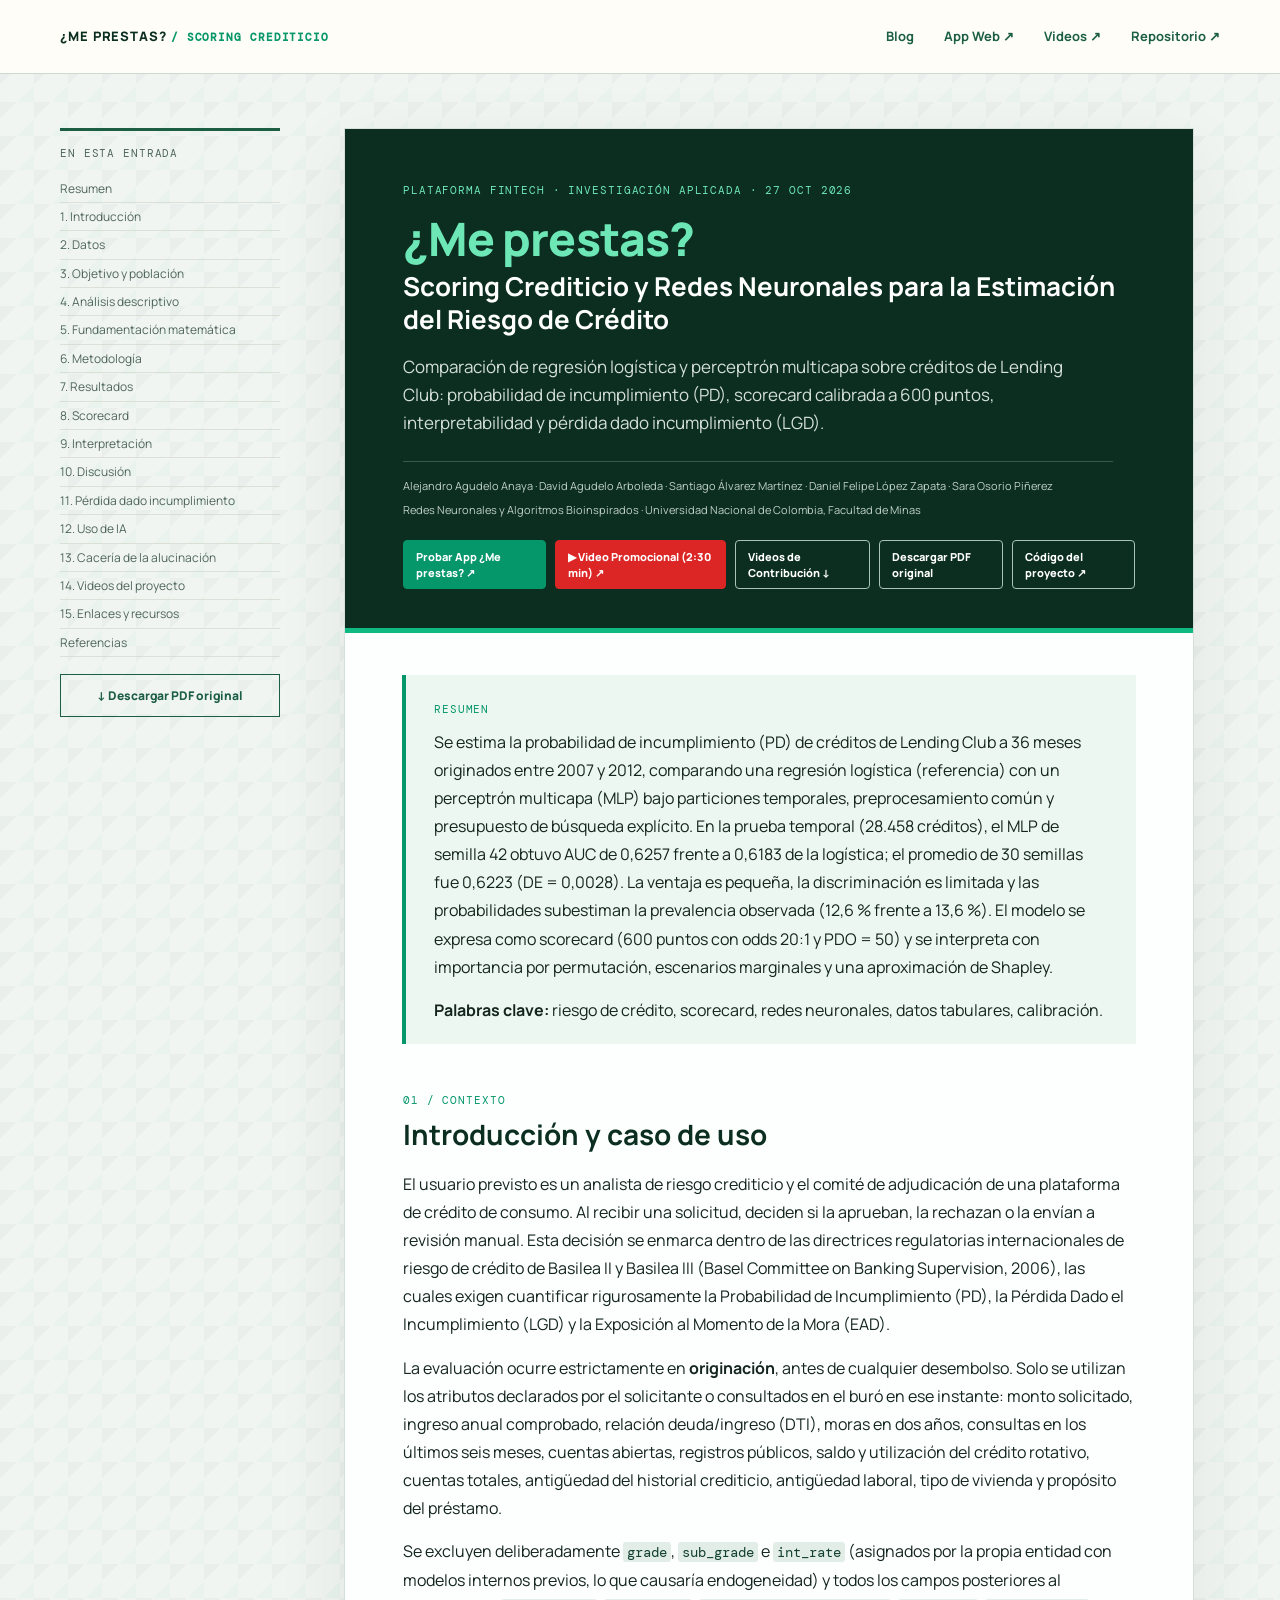
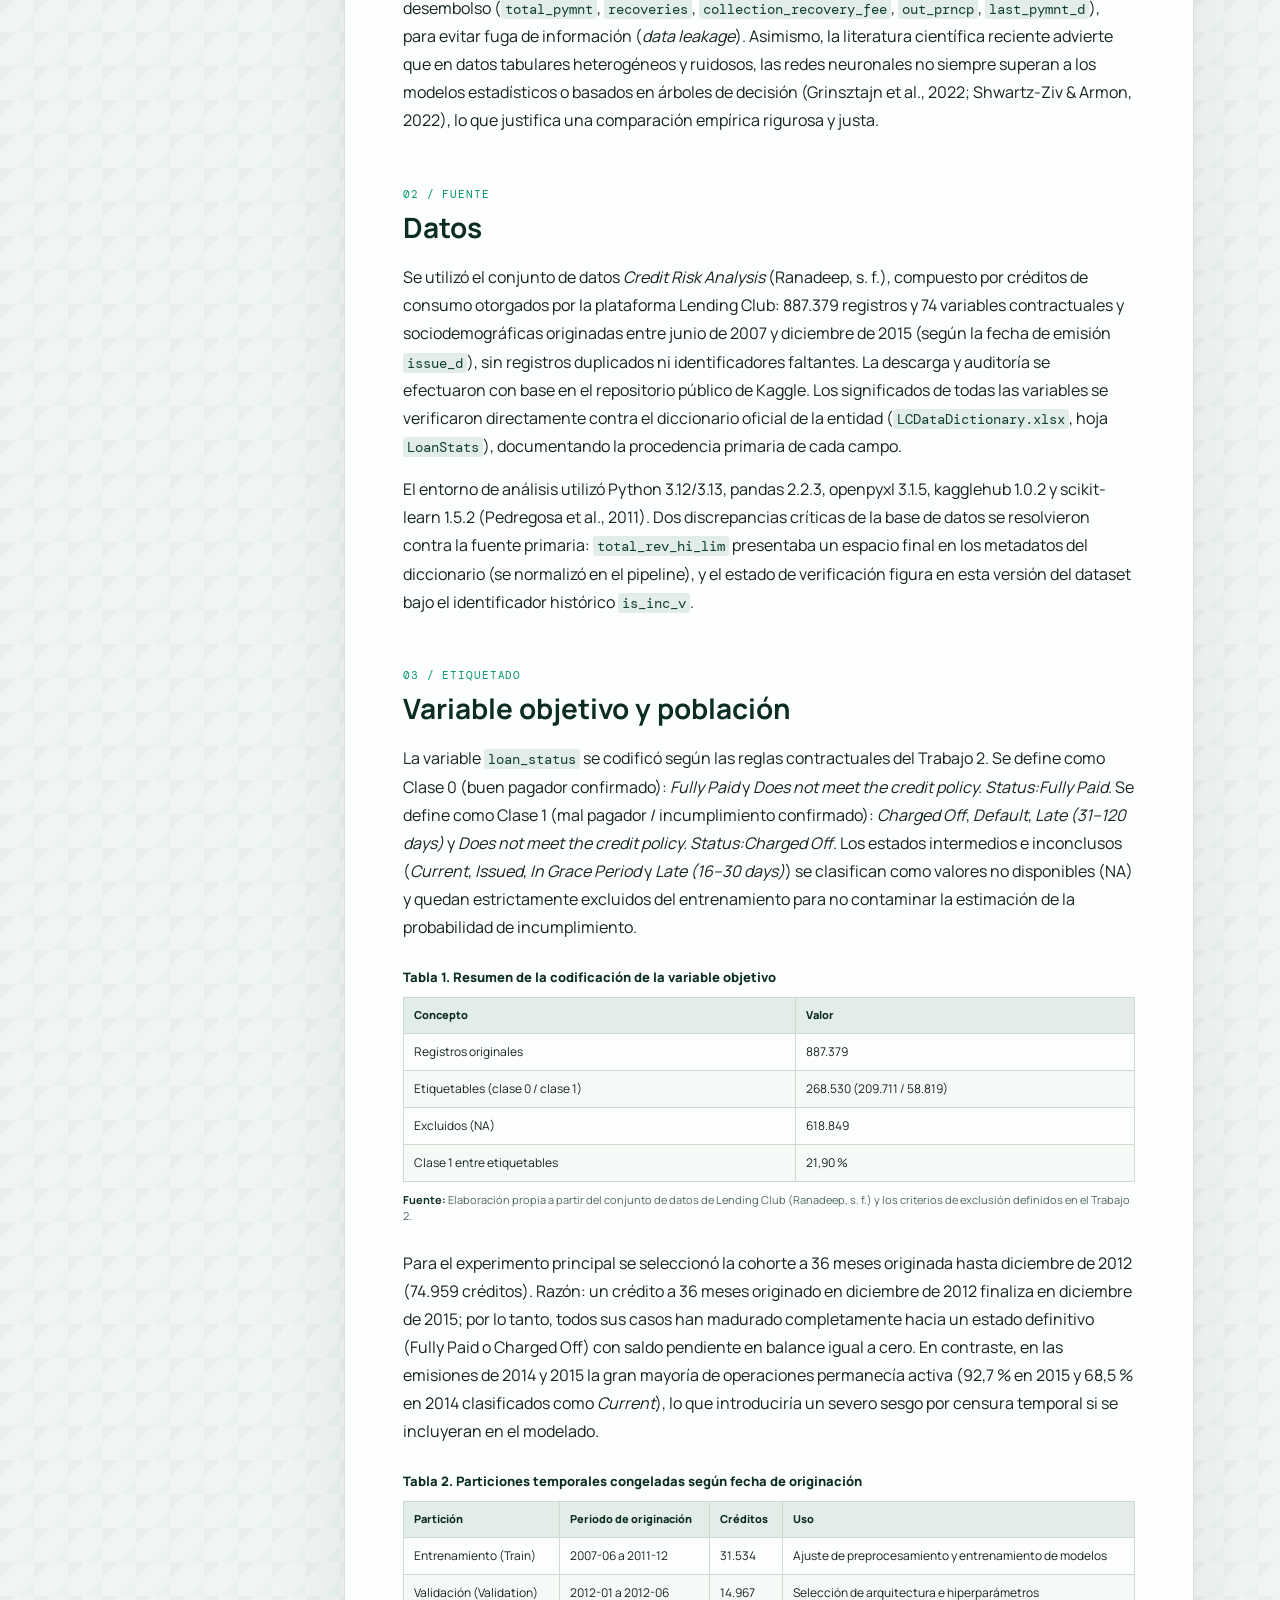
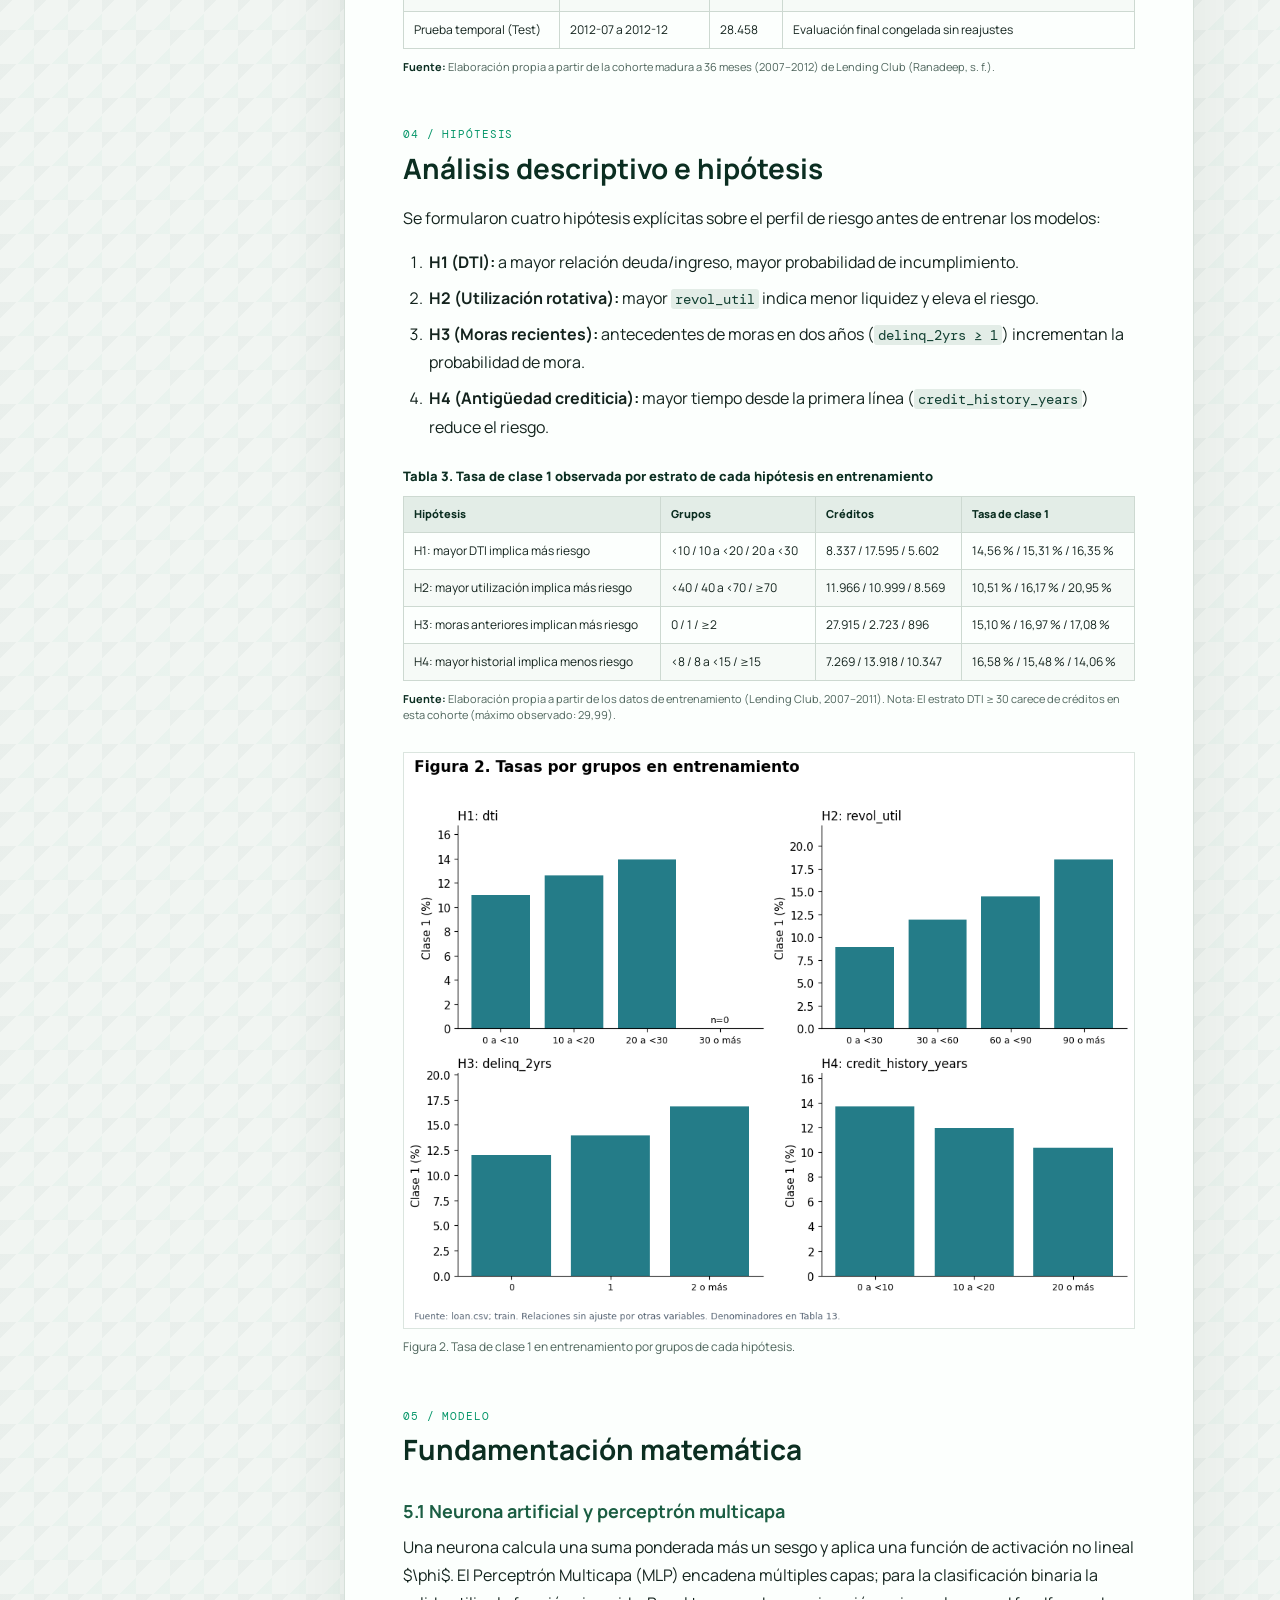
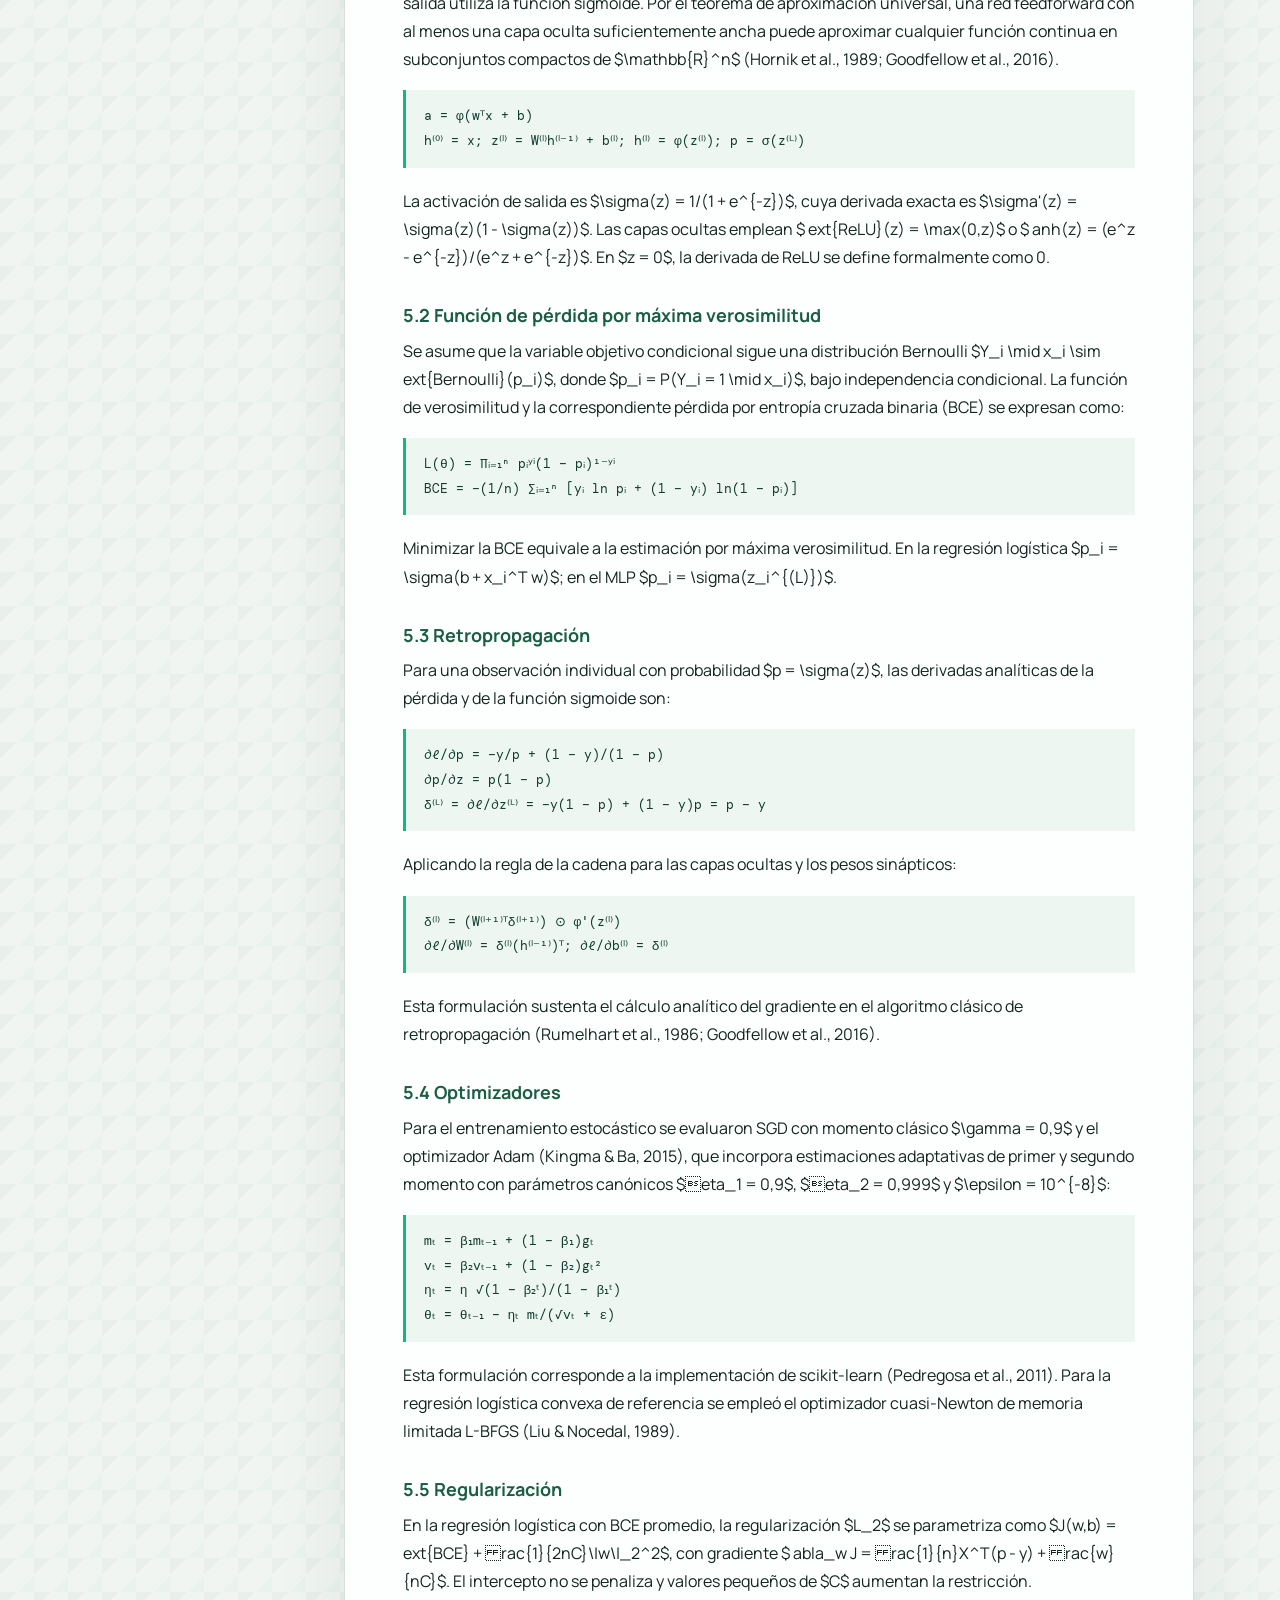
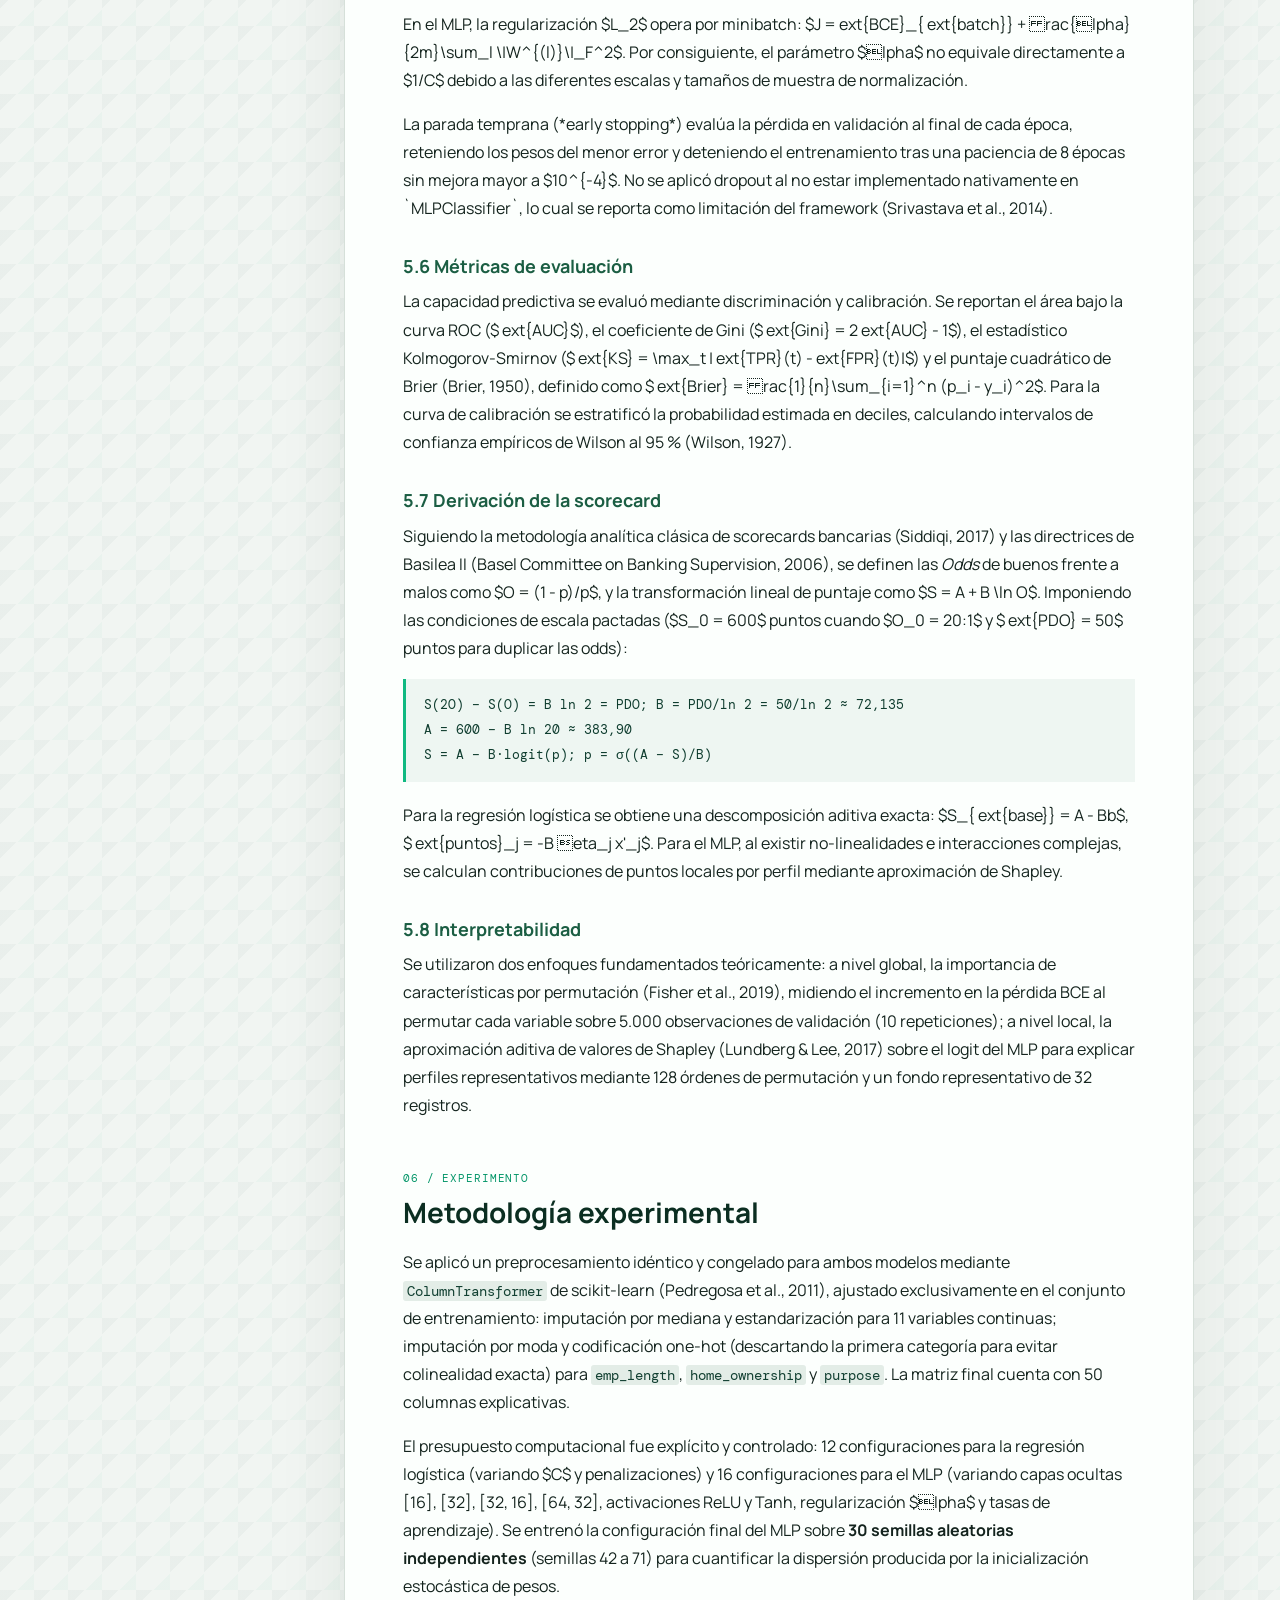
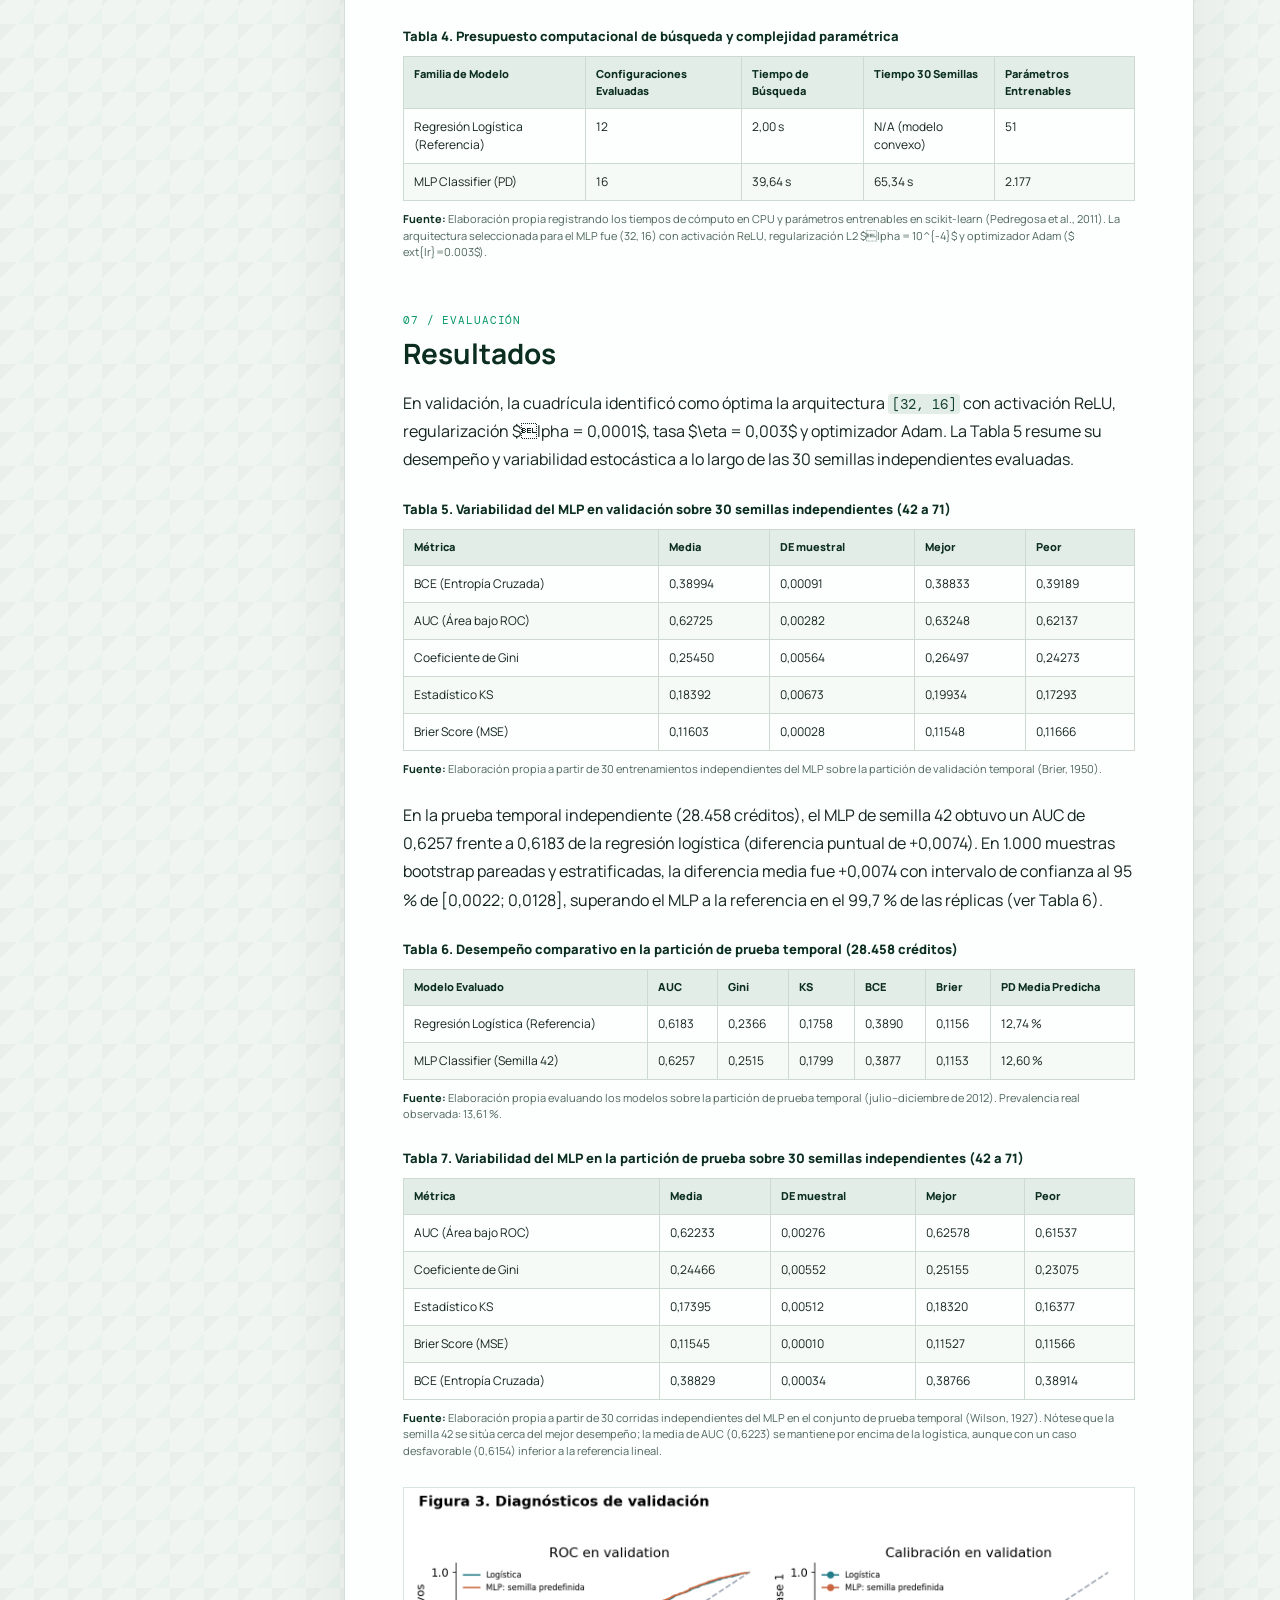
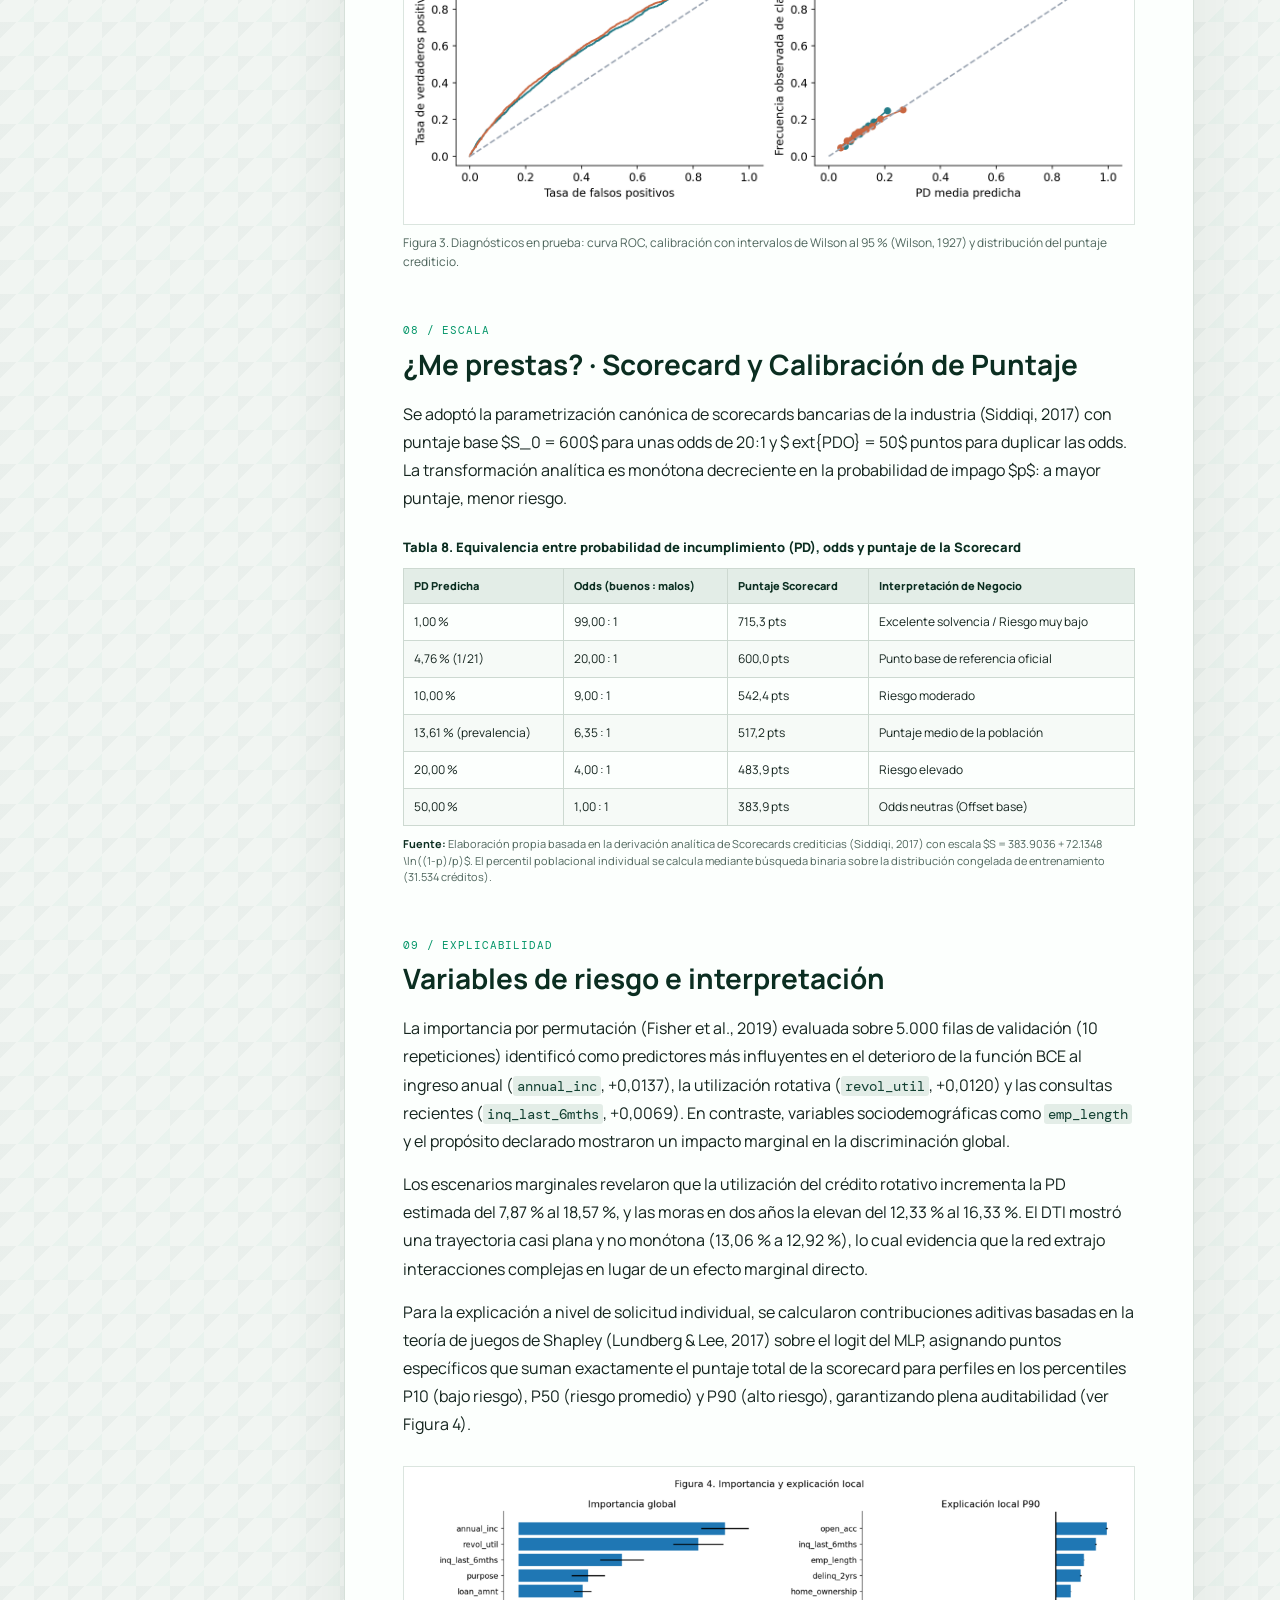
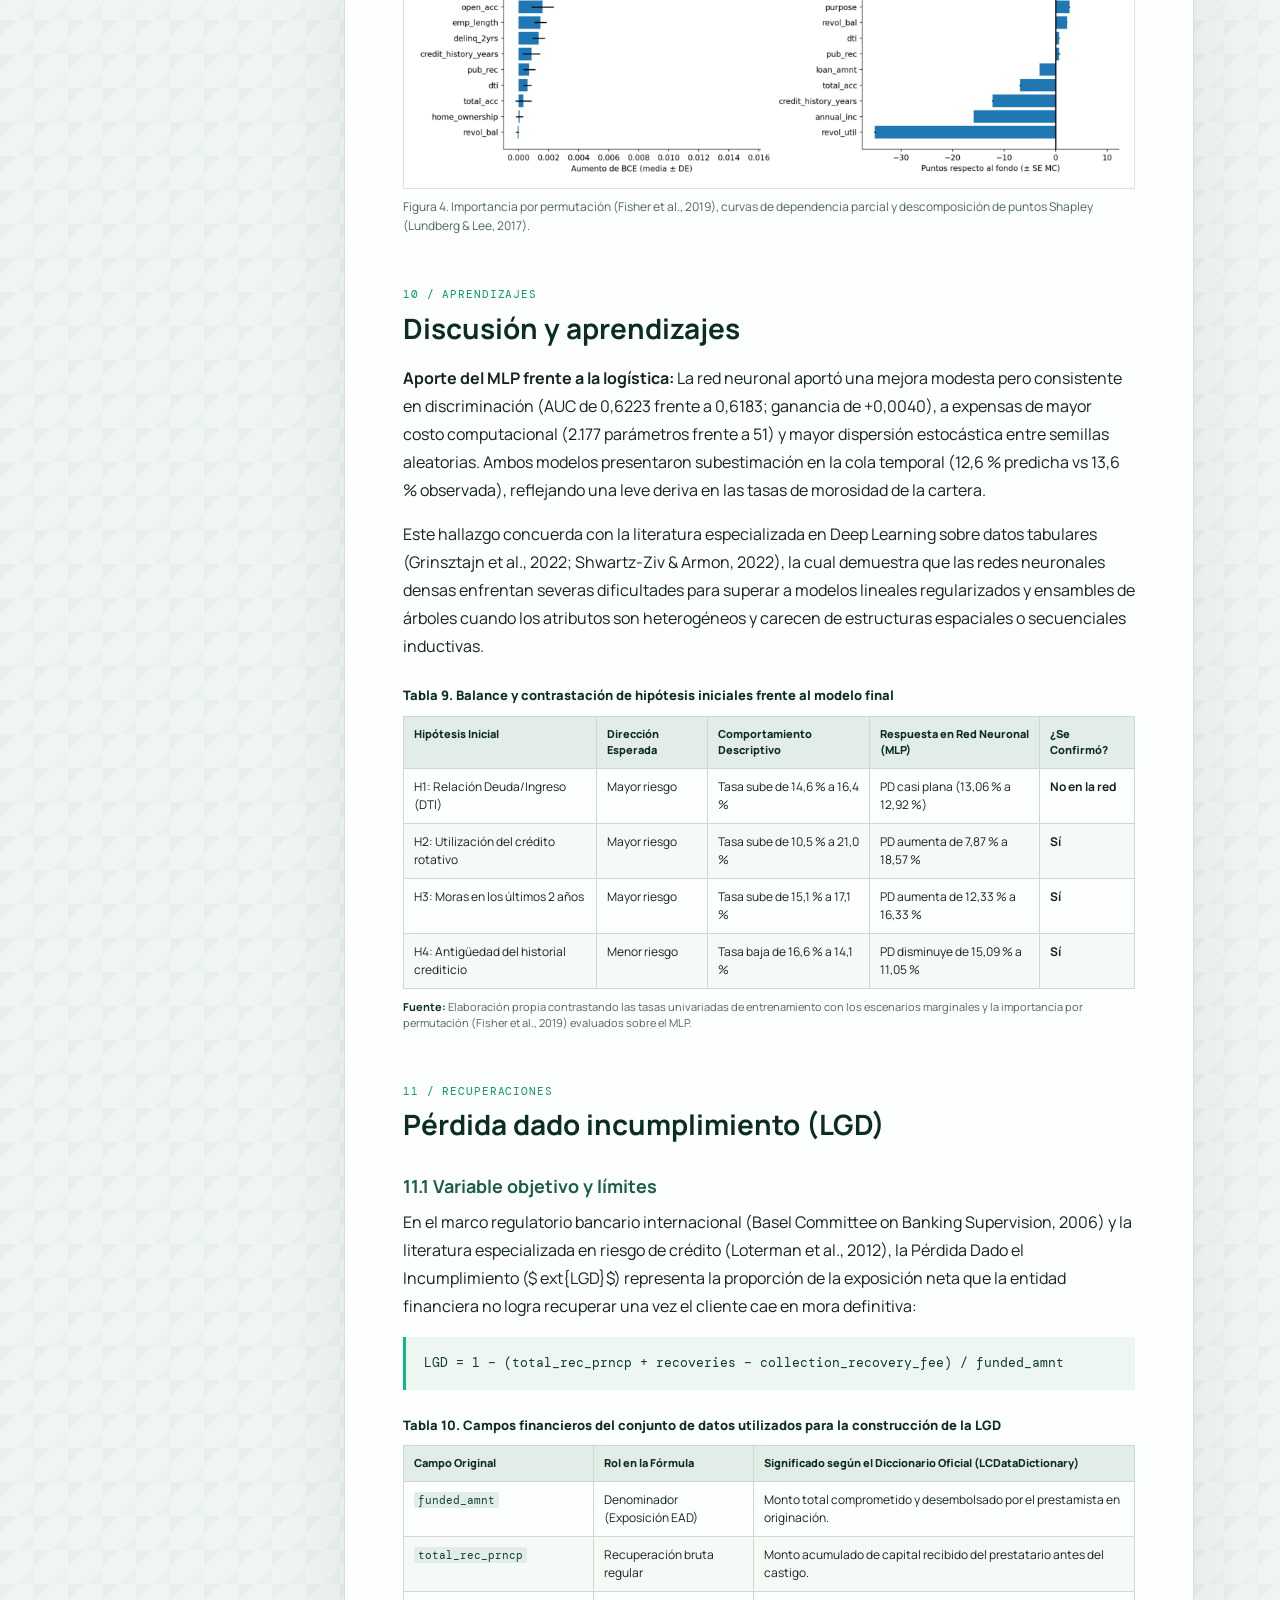
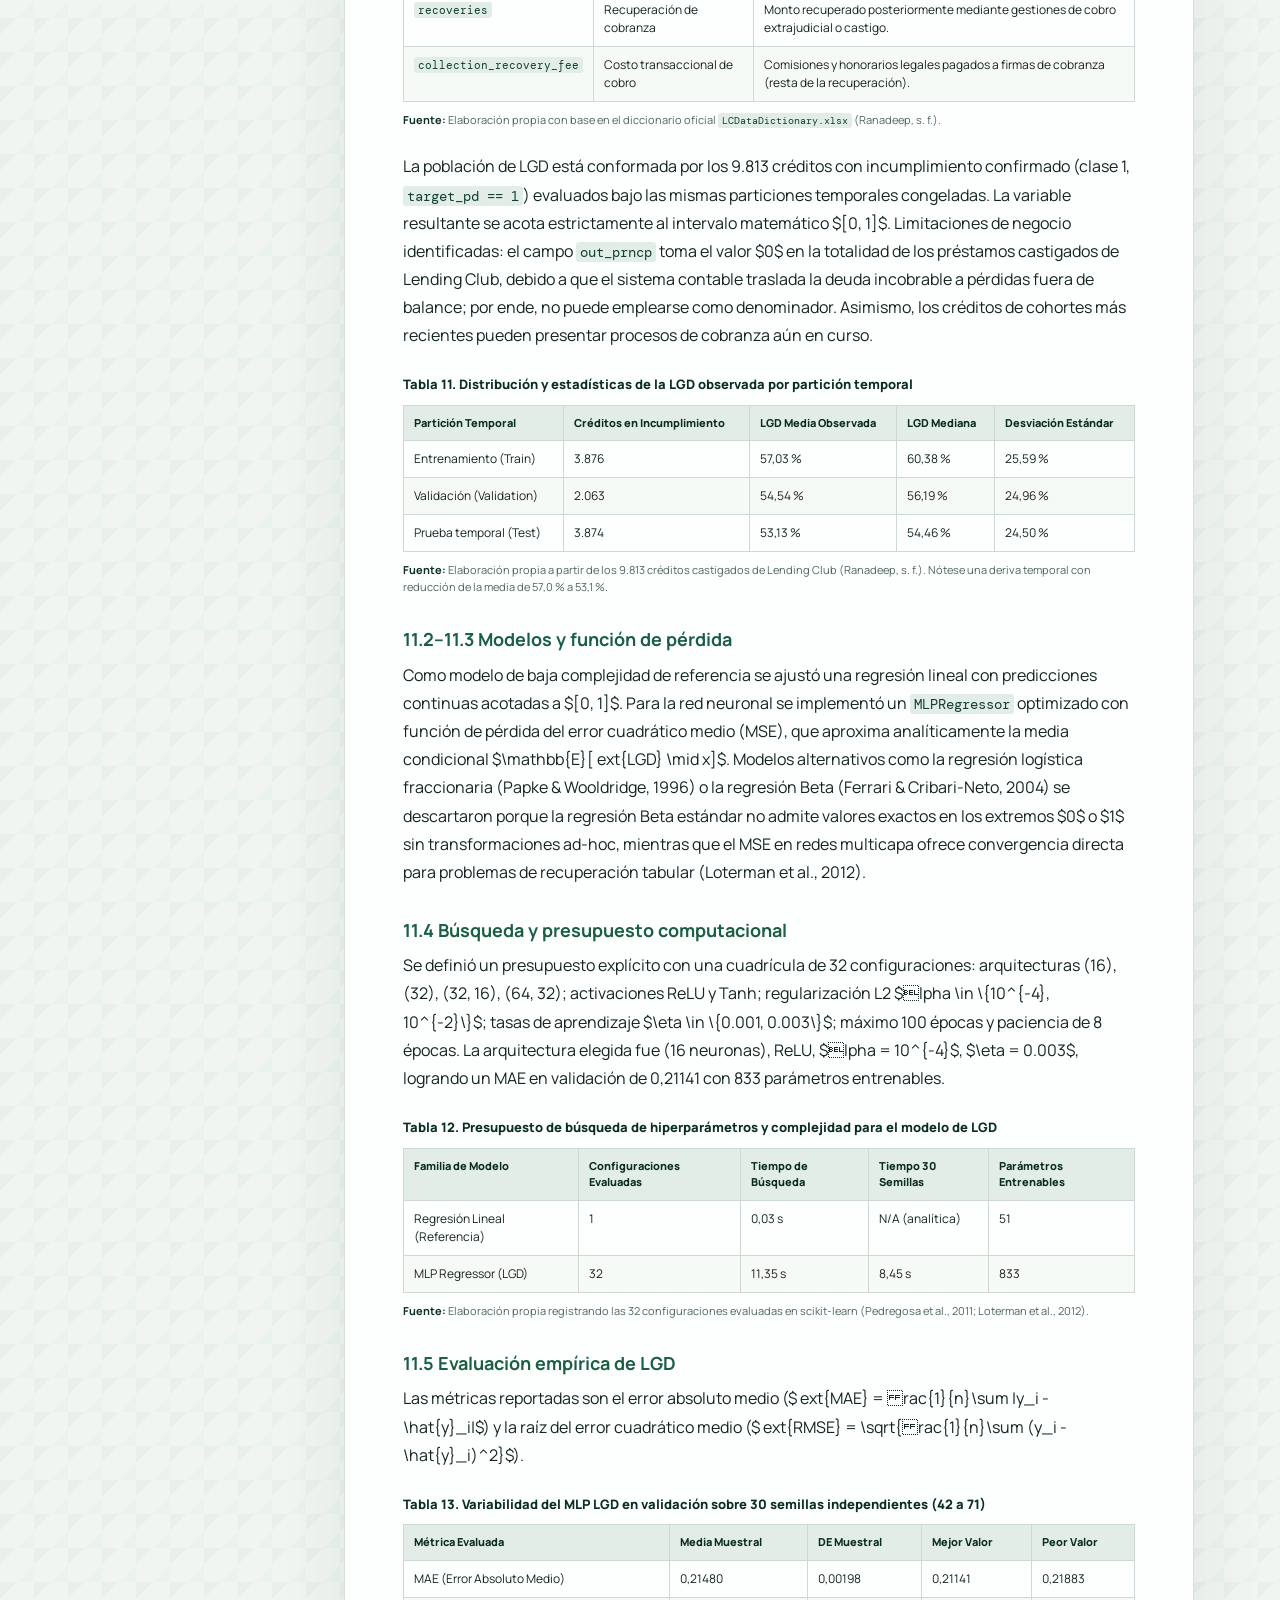
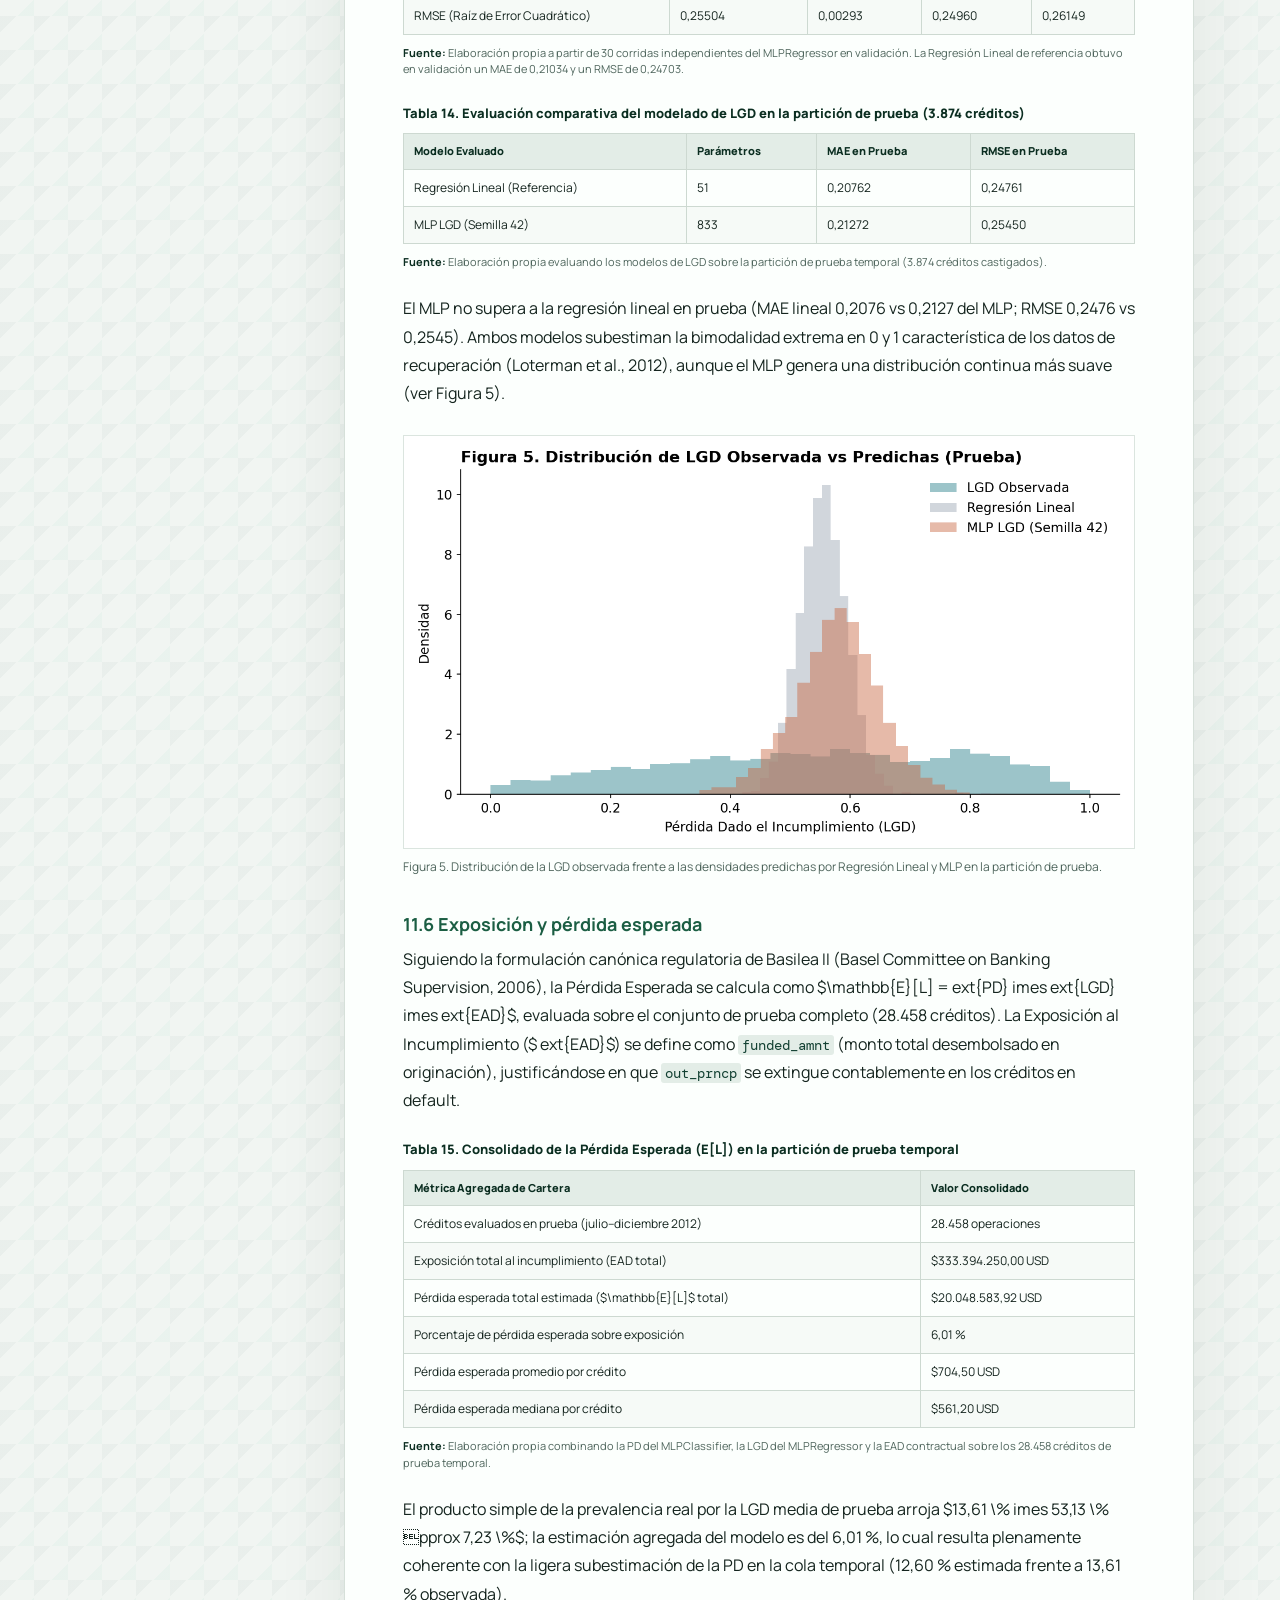
<file: index.html>
<!doctype html>
<html lang="es">
<head>
  <meta charset="utf-8">
  <meta http-equiv="refresh" content="0; url=docs/">
  <link rel="canonical" href="docs/">
  <title>Redireccionando al informe t&eacute;cnico</title>
</head>
<body>
  <p>Redireccionando al <a href="docs/">informe t&eacute;cnico en docs/</a>...</p>
</body>
</html>
</file>
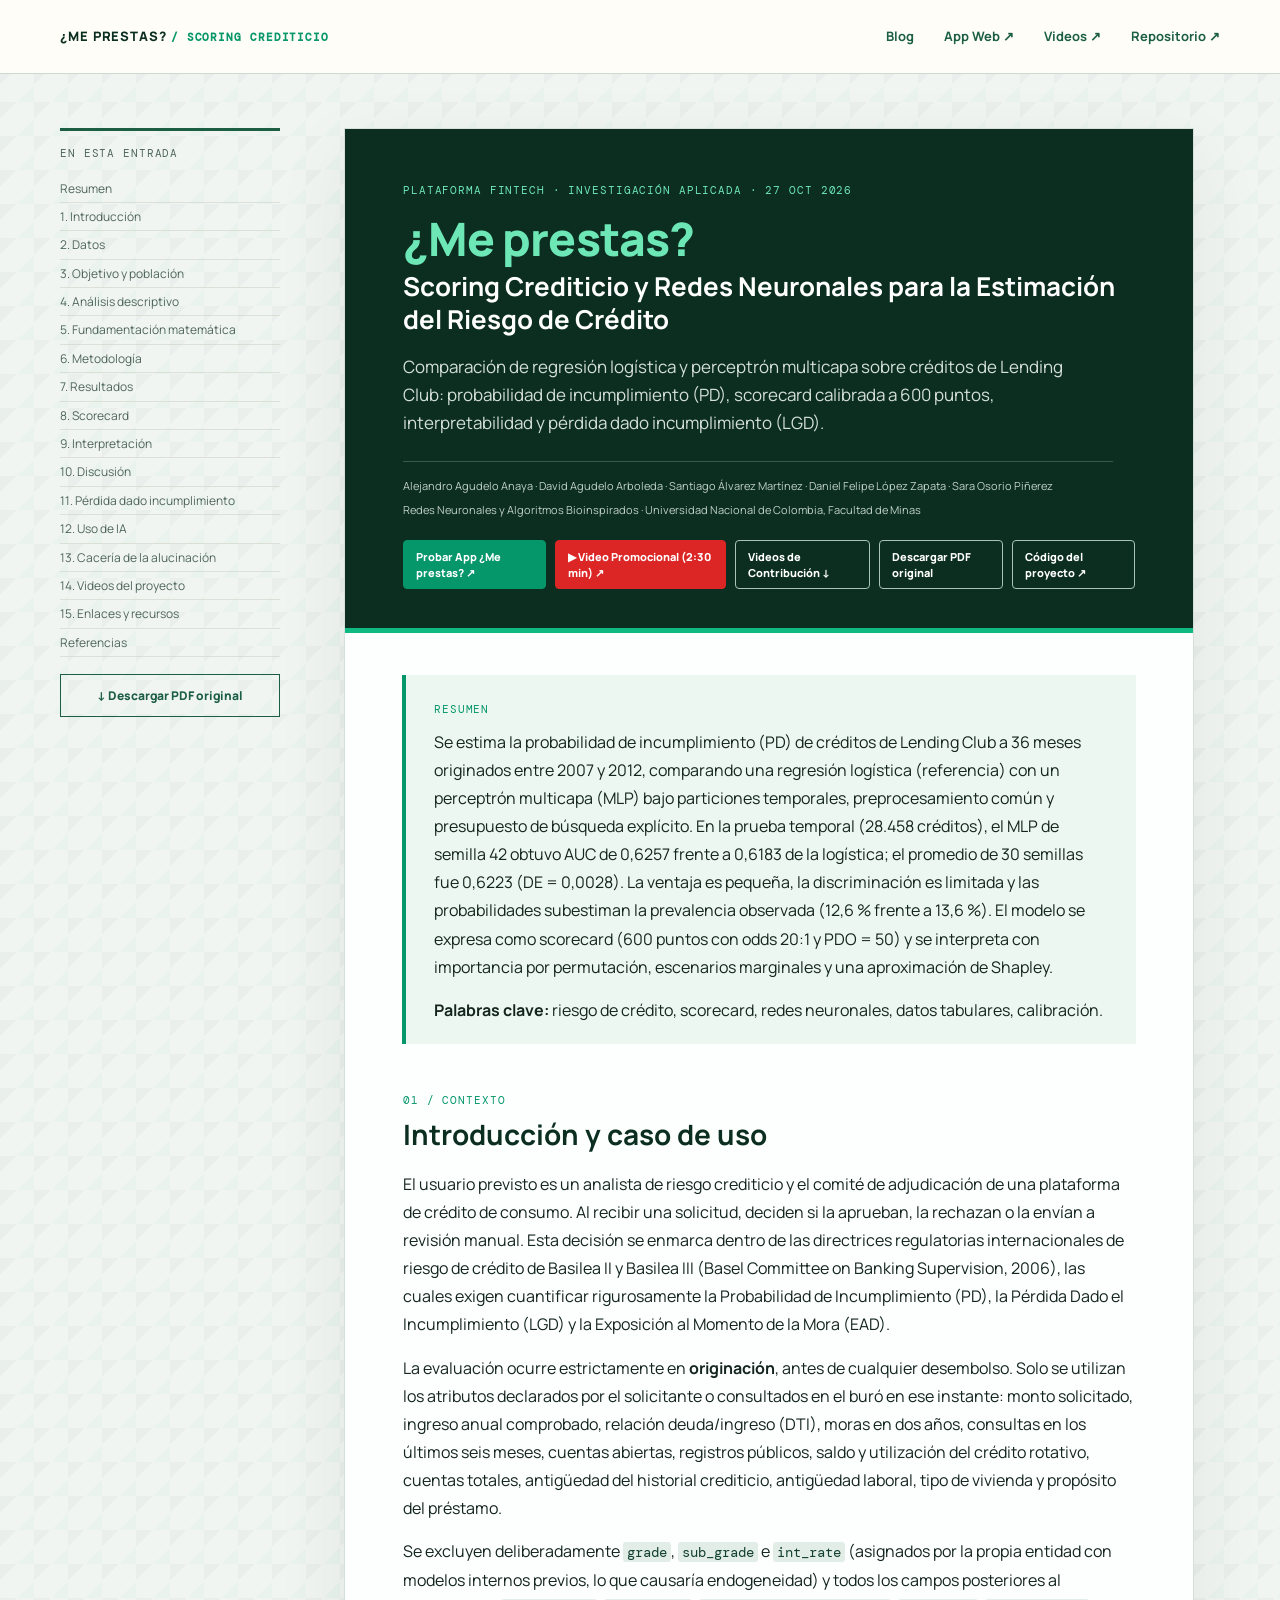
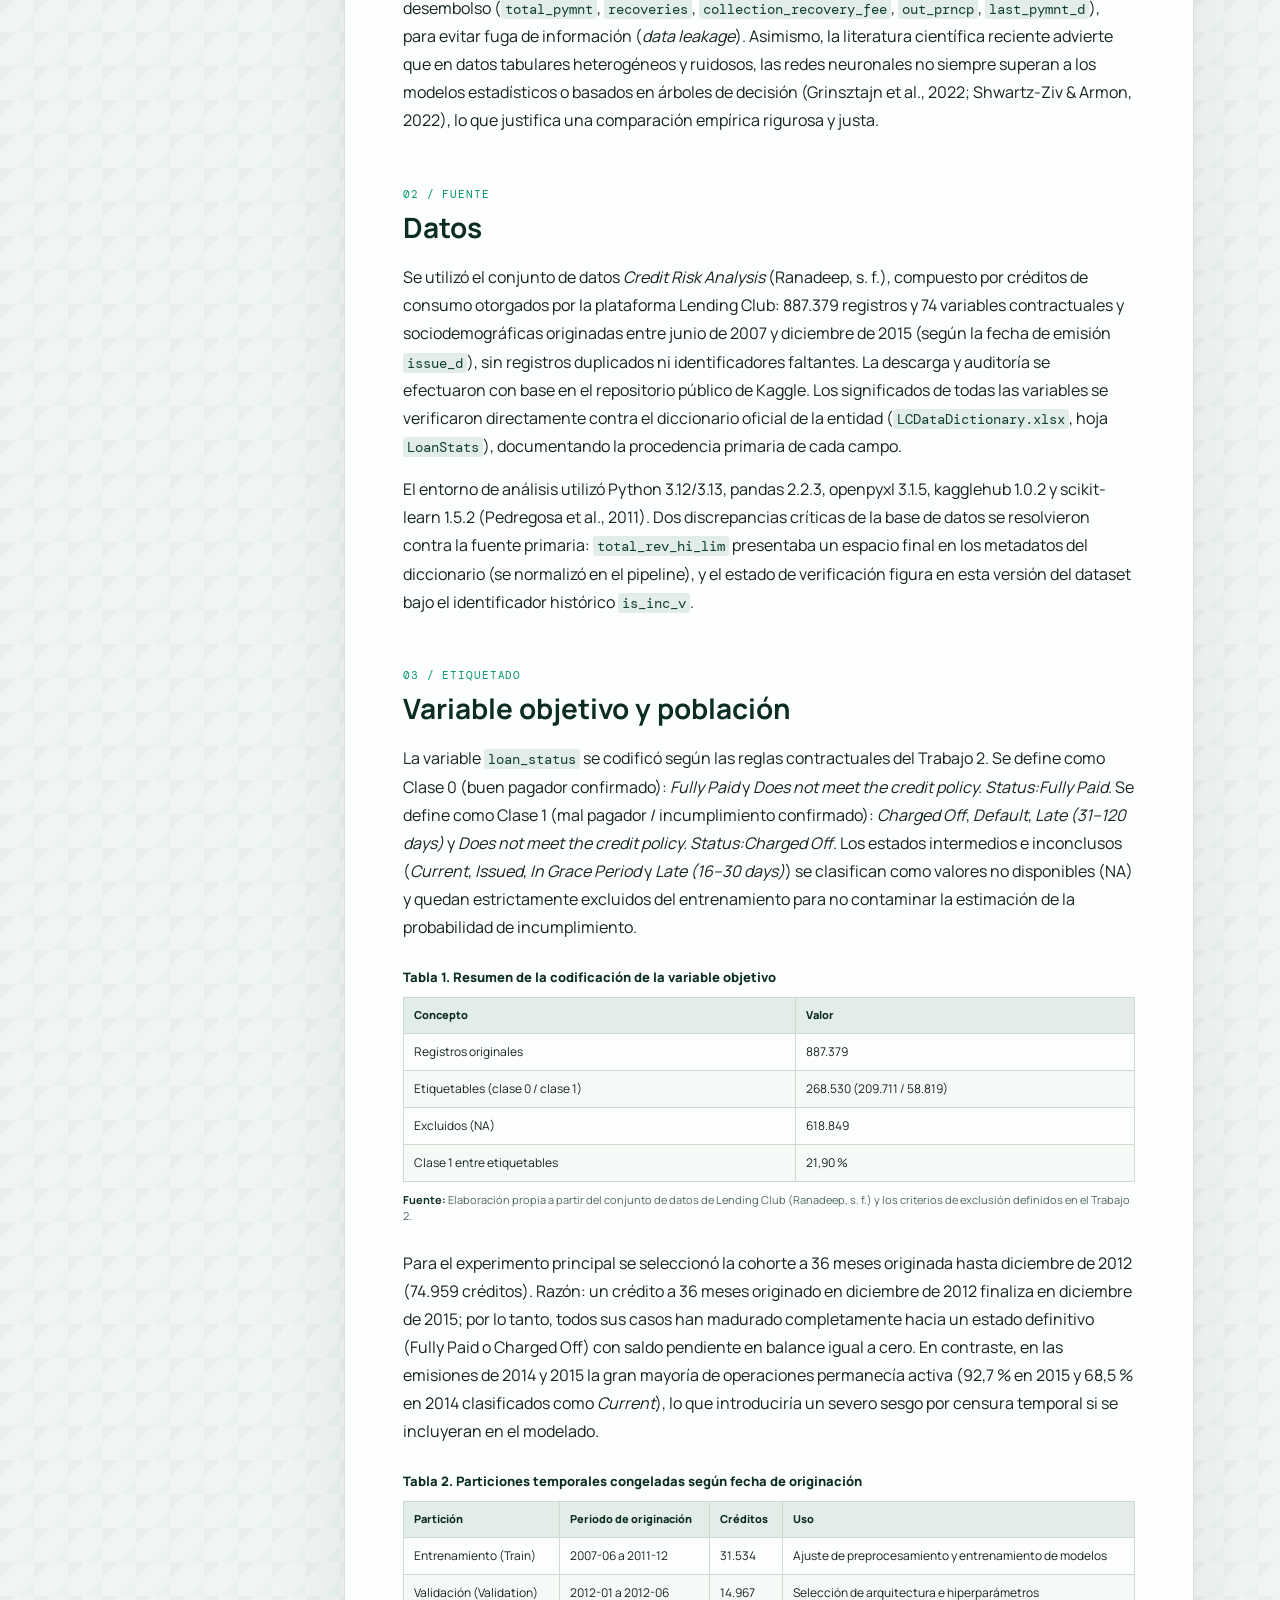
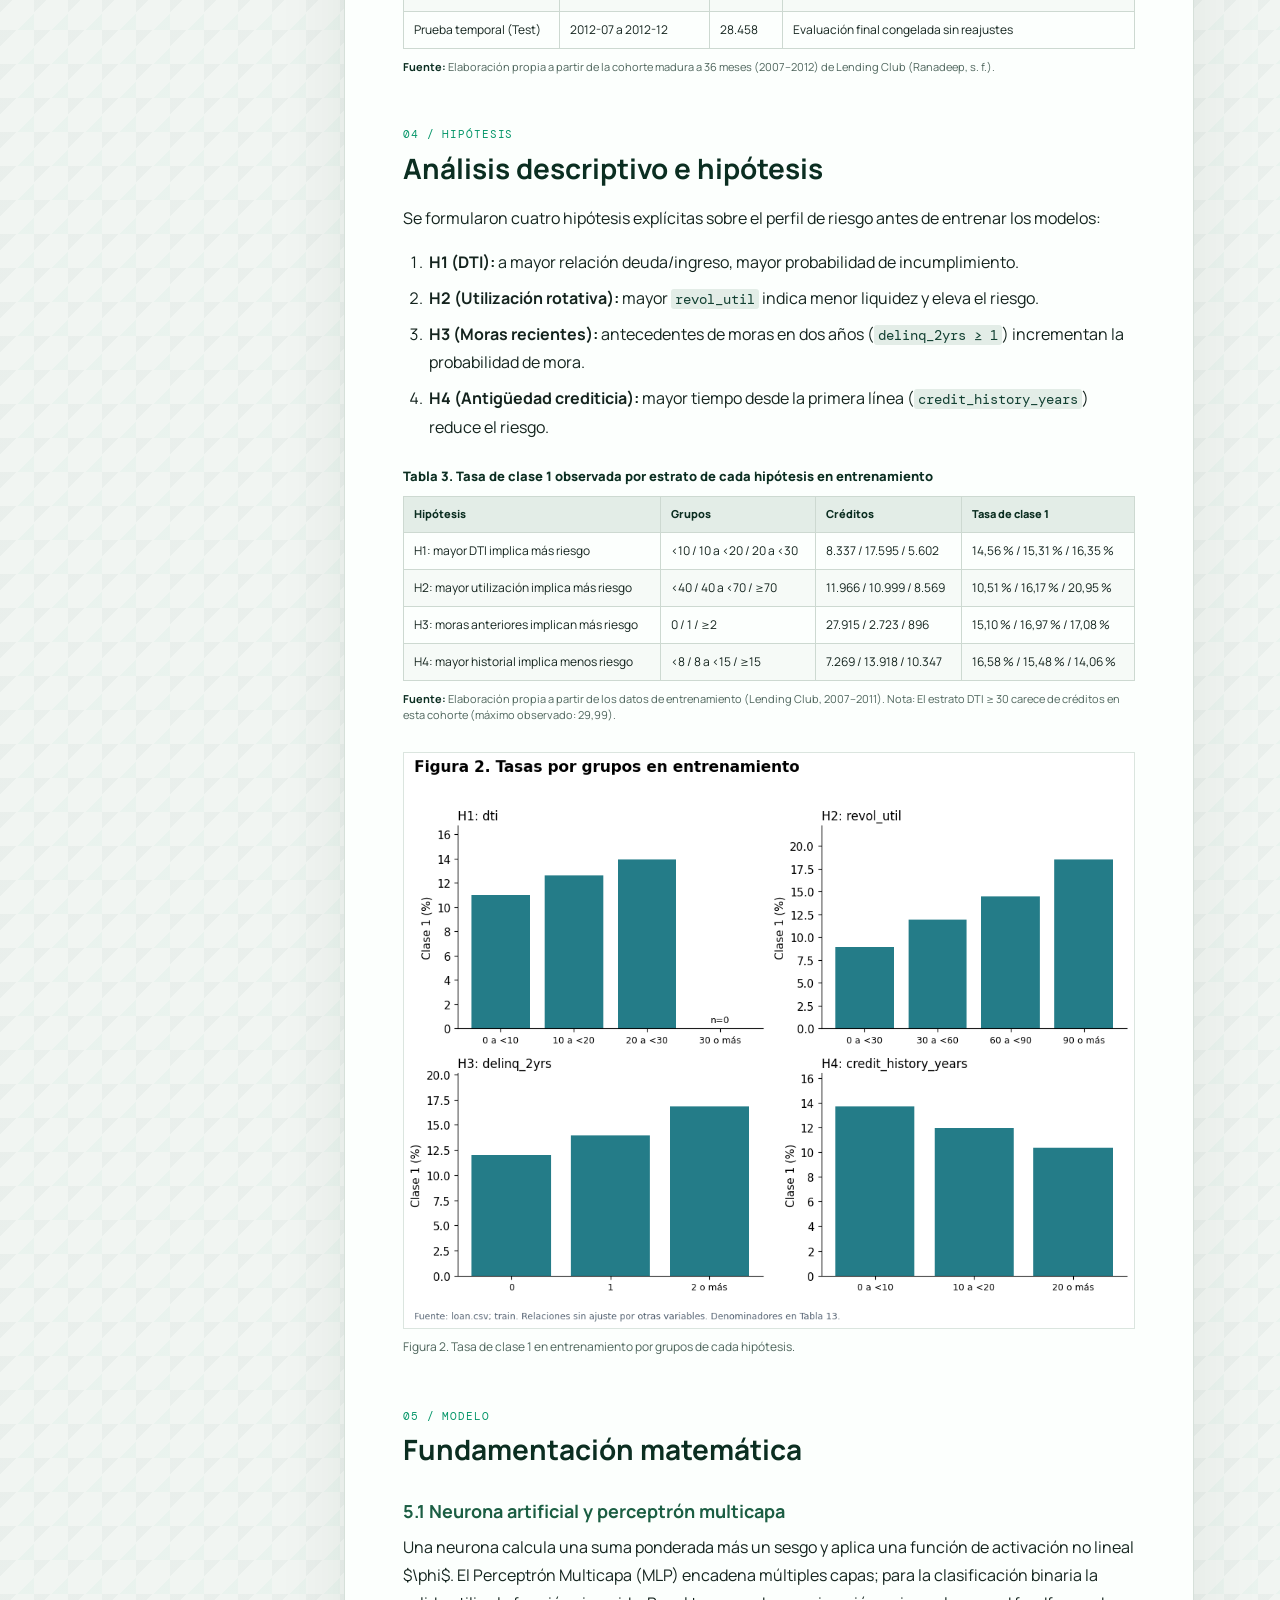
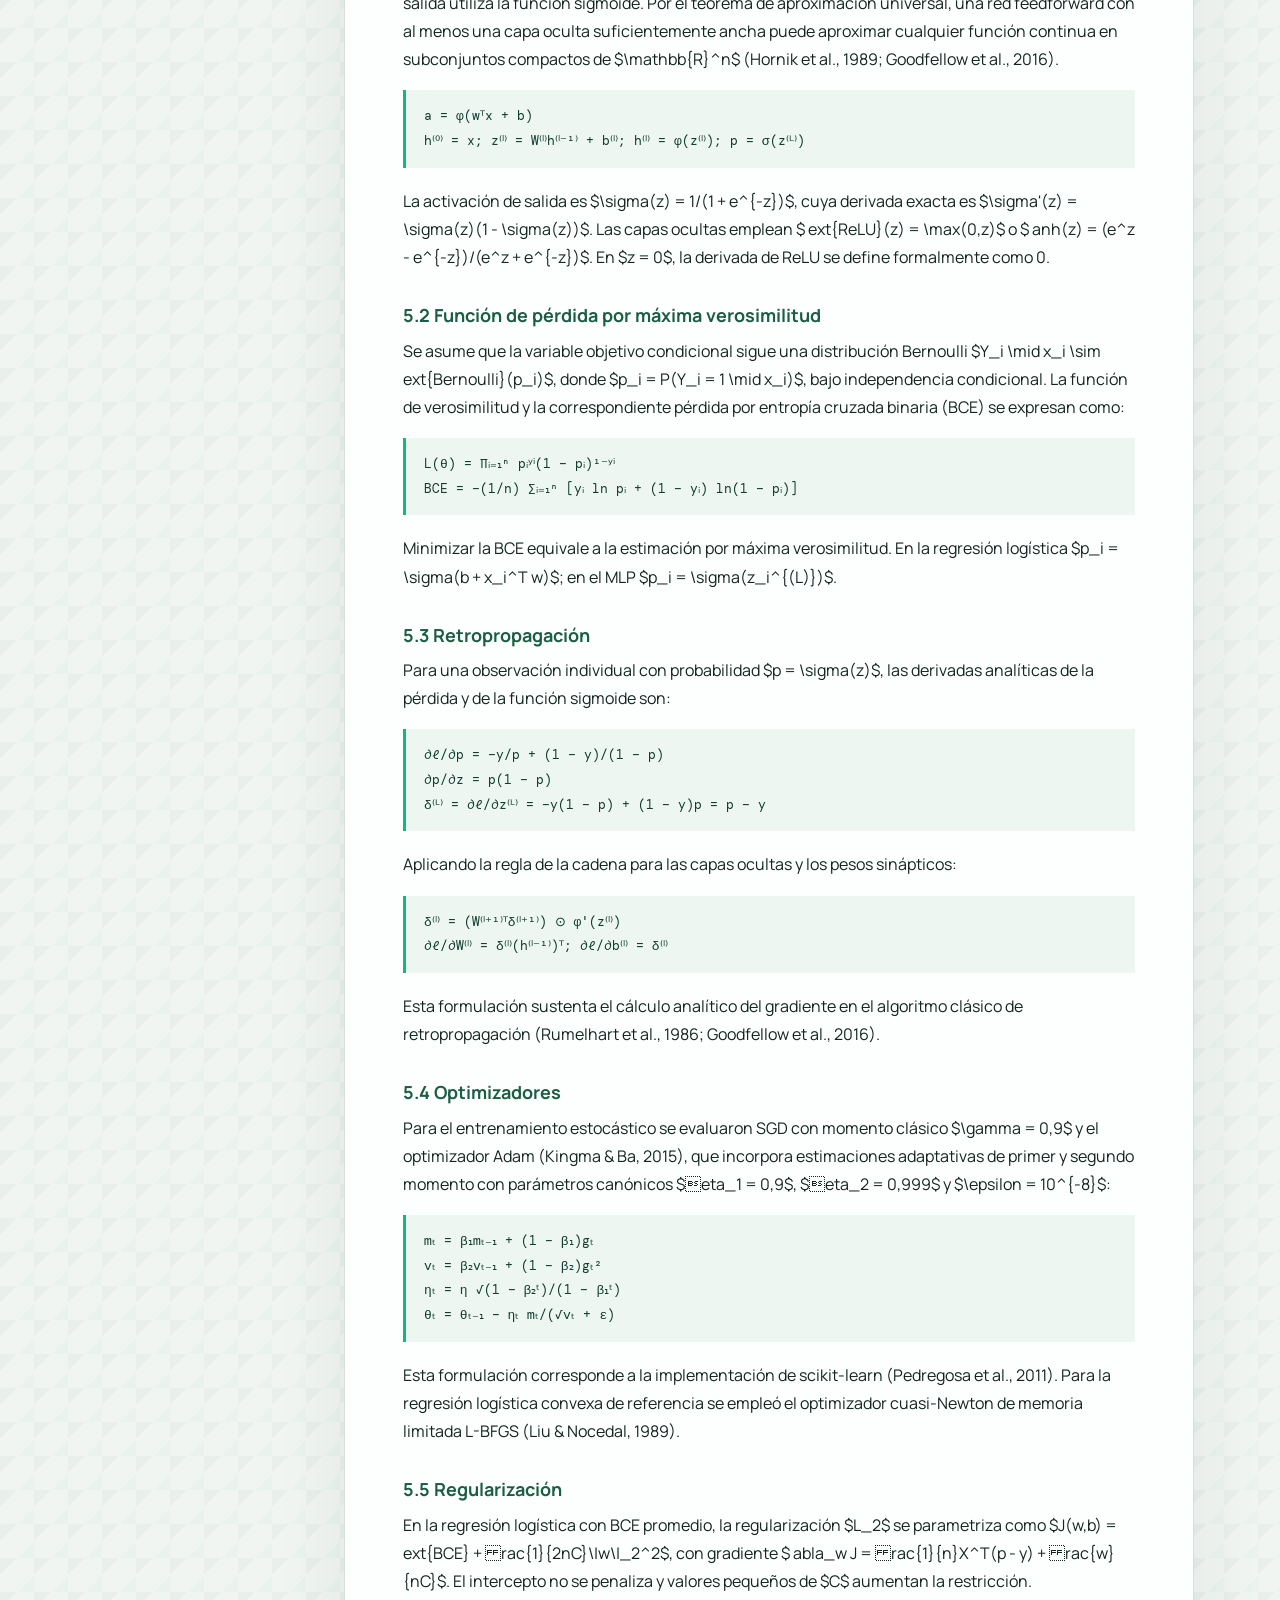
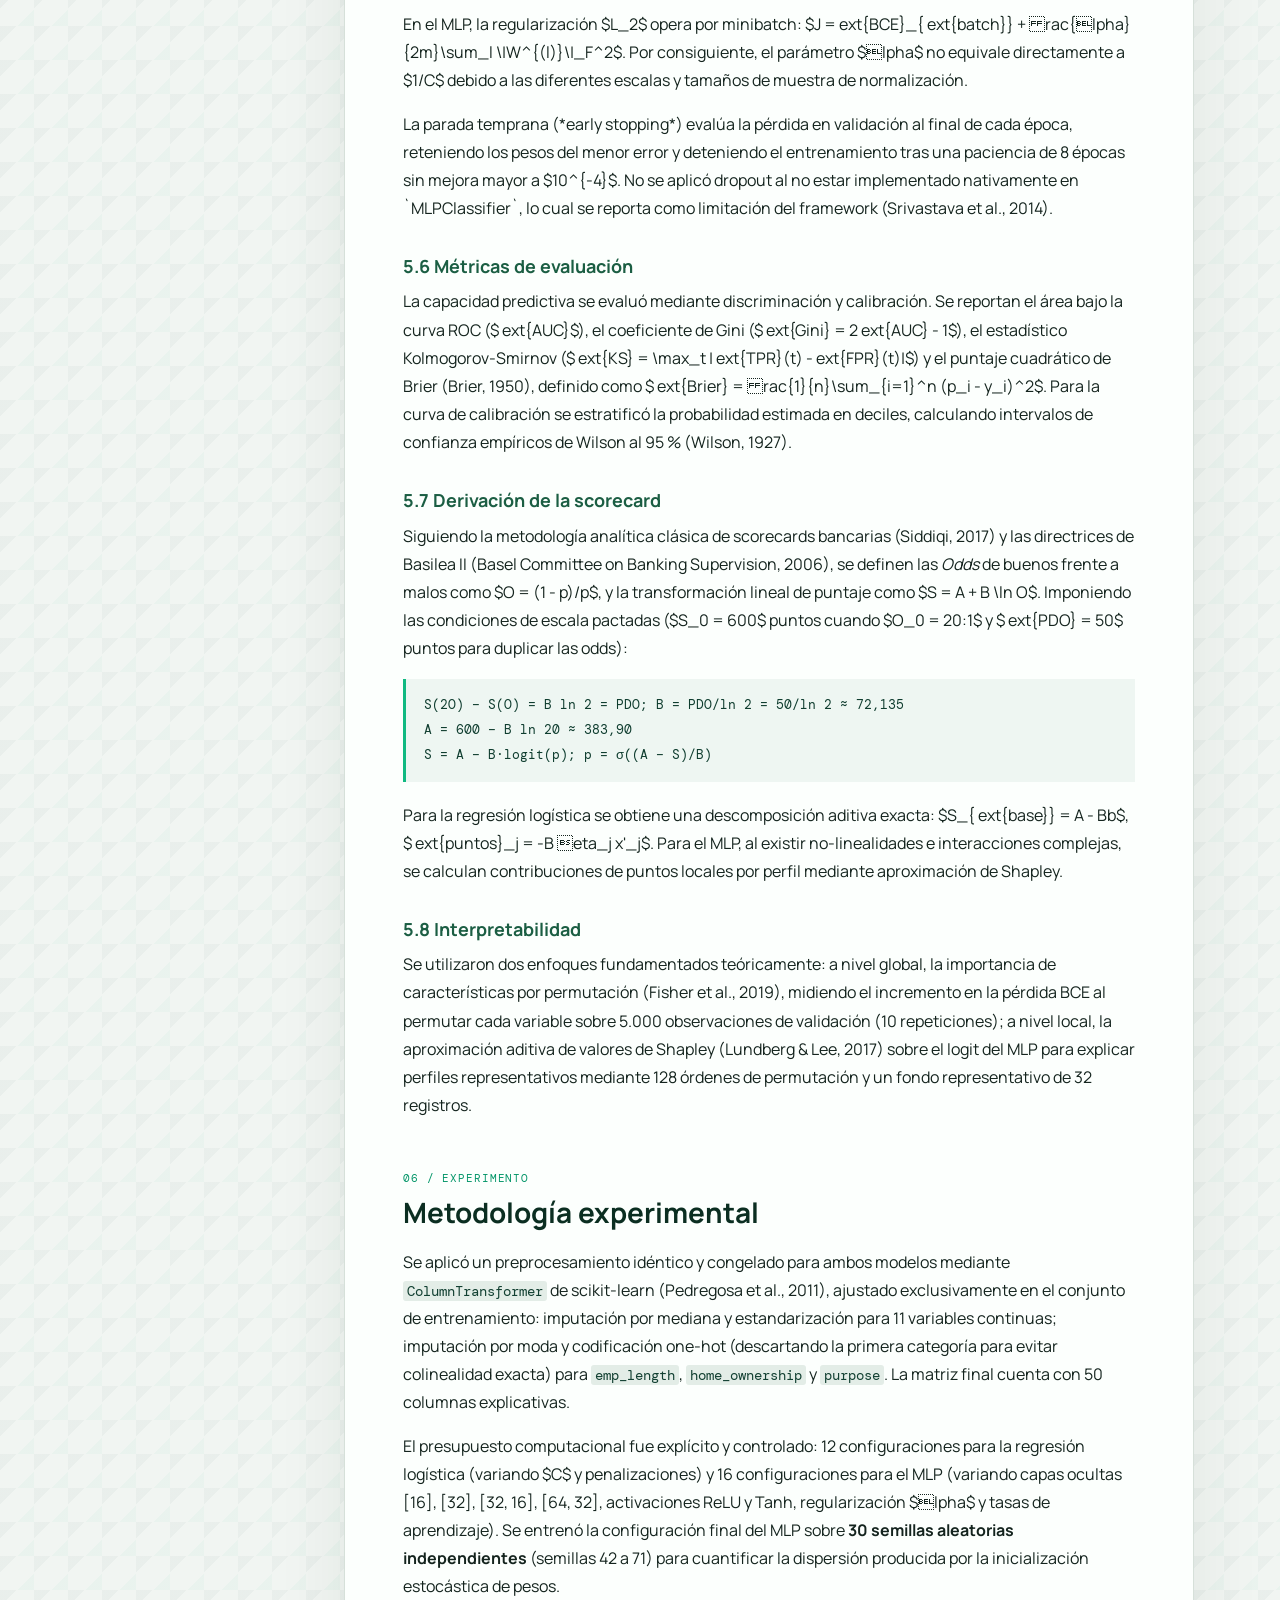
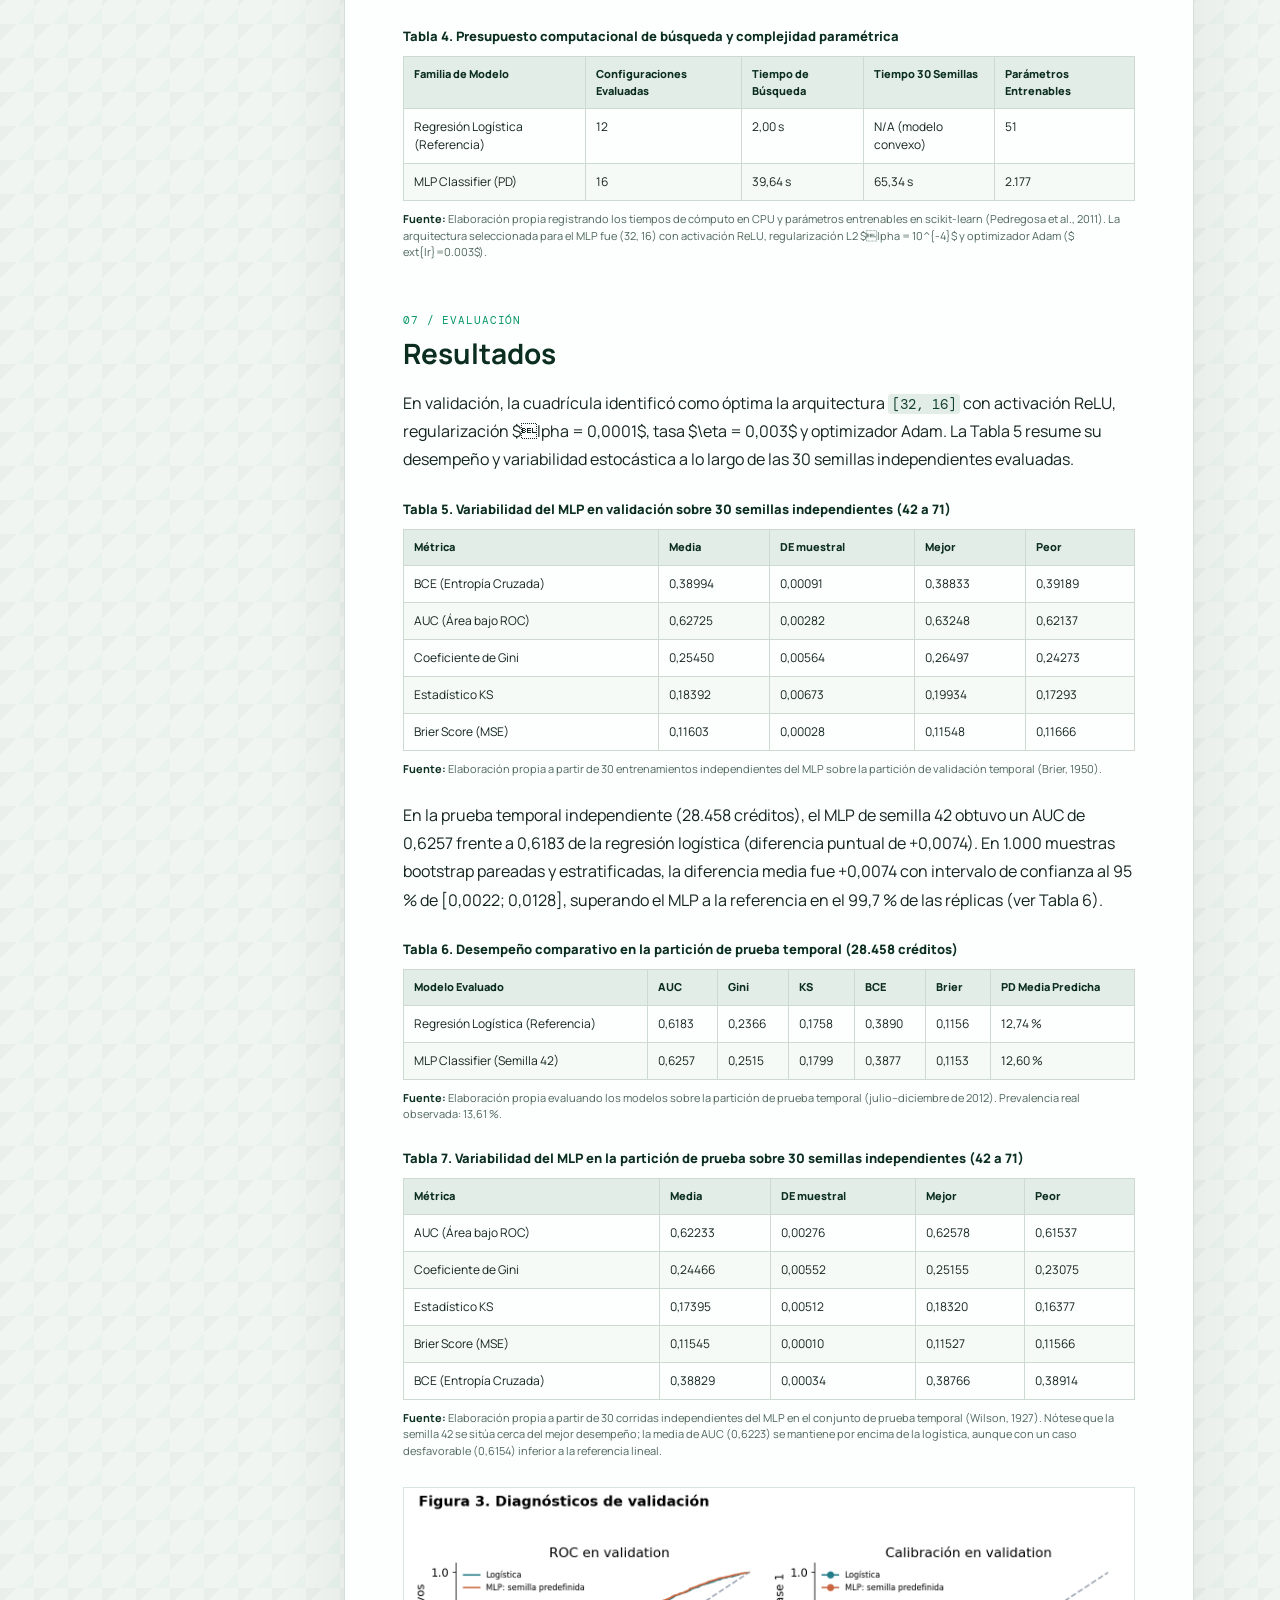
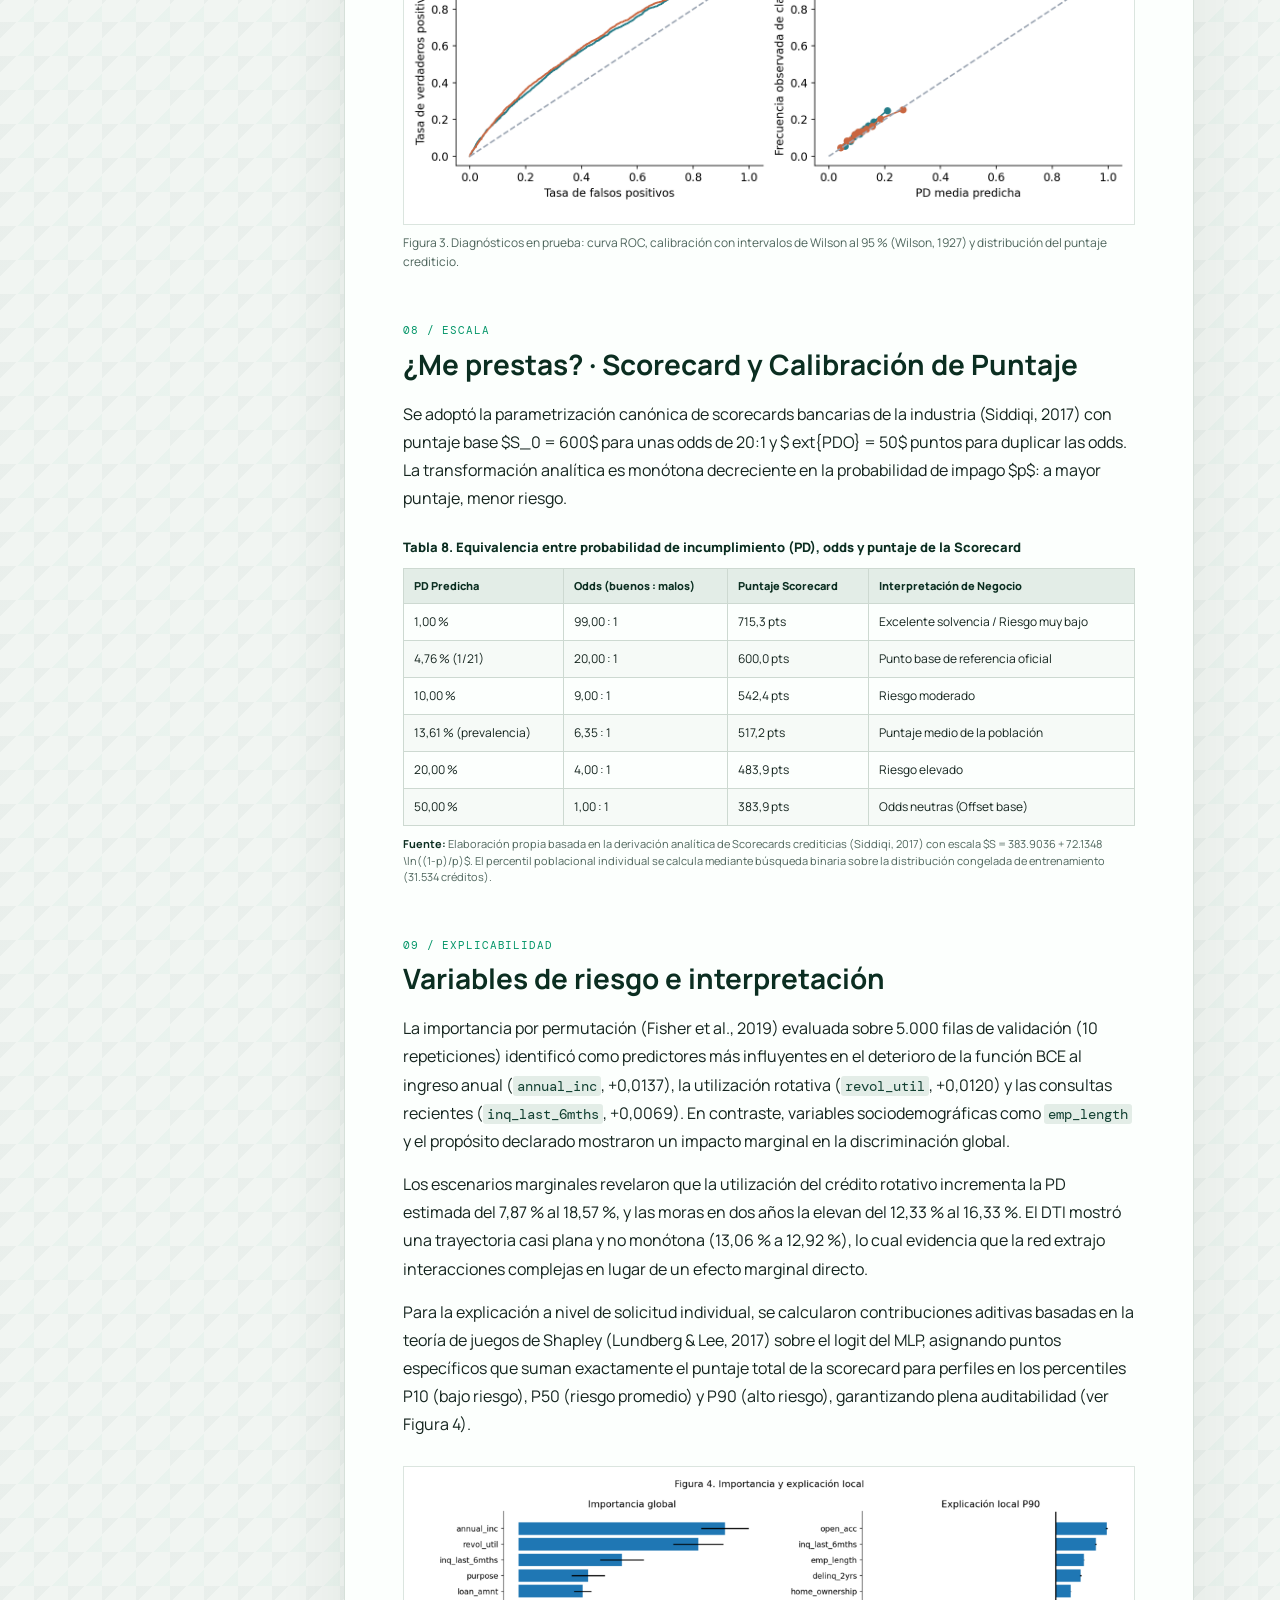
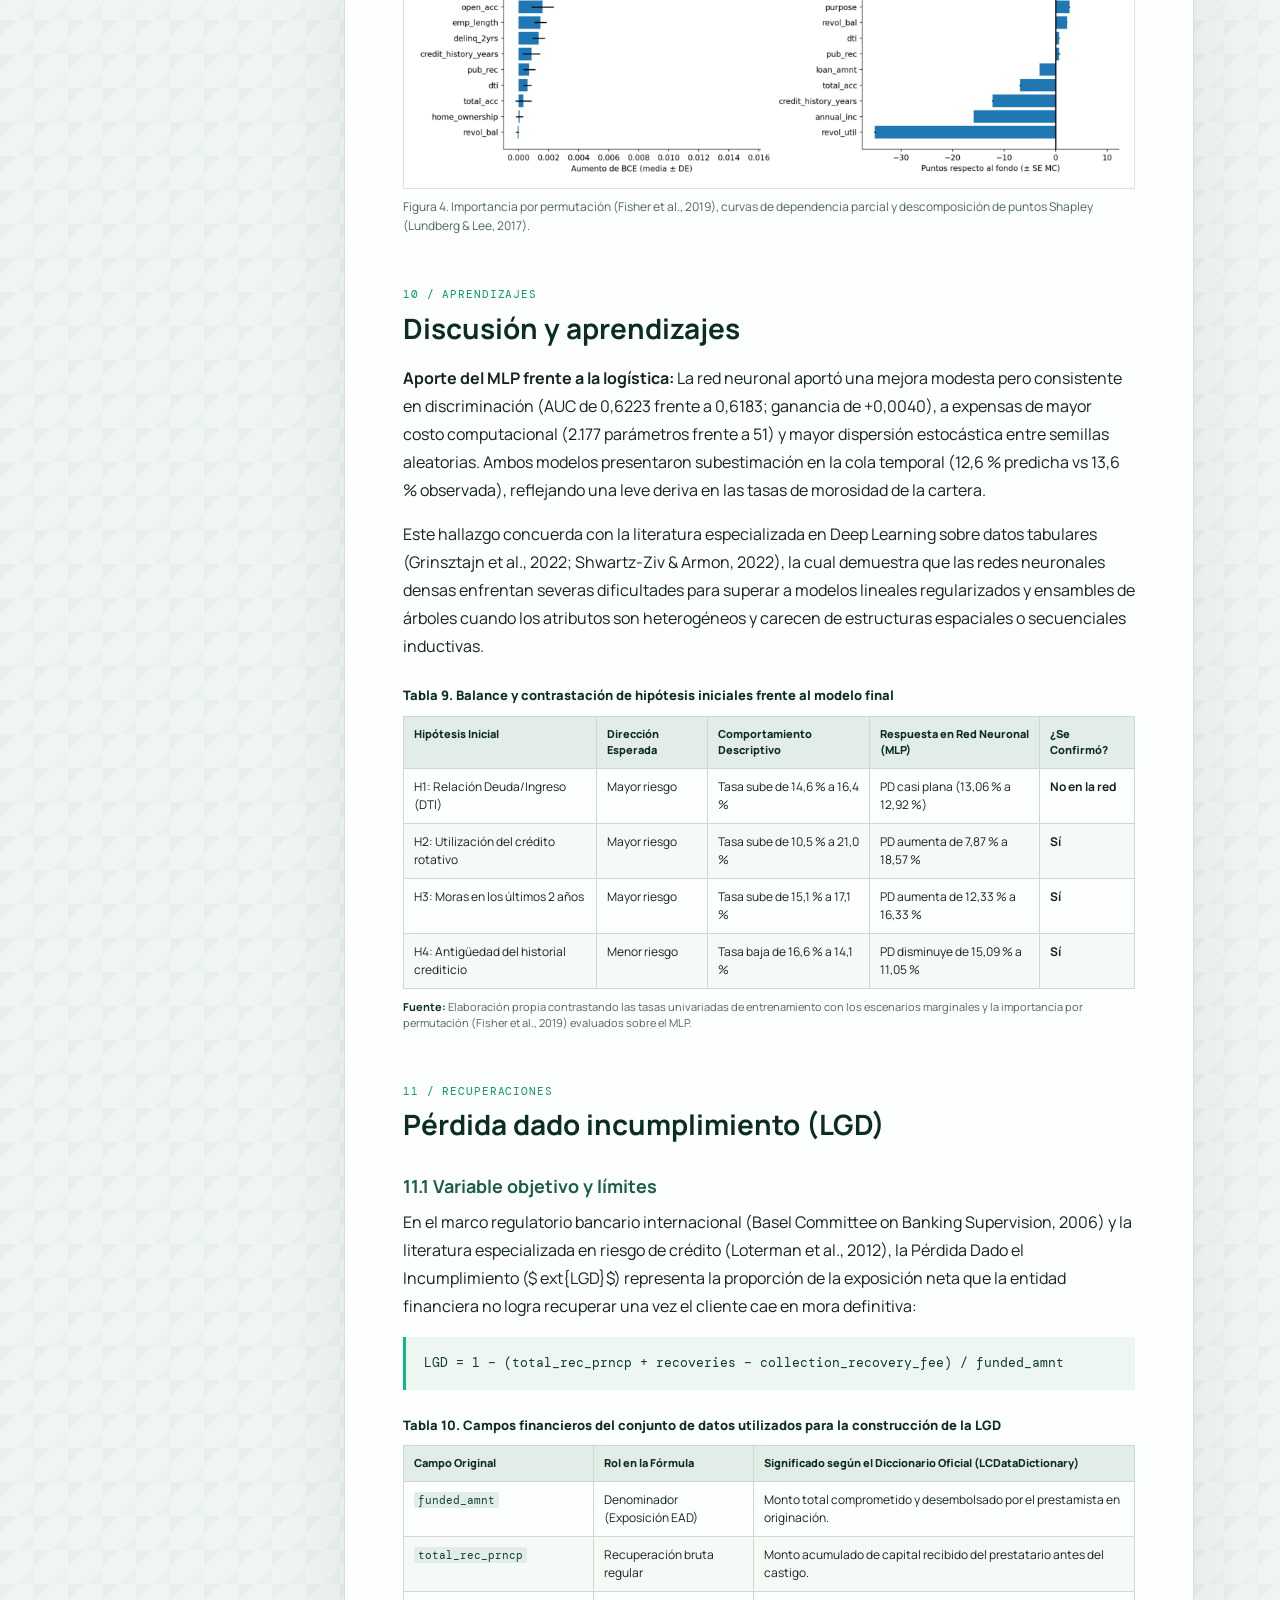
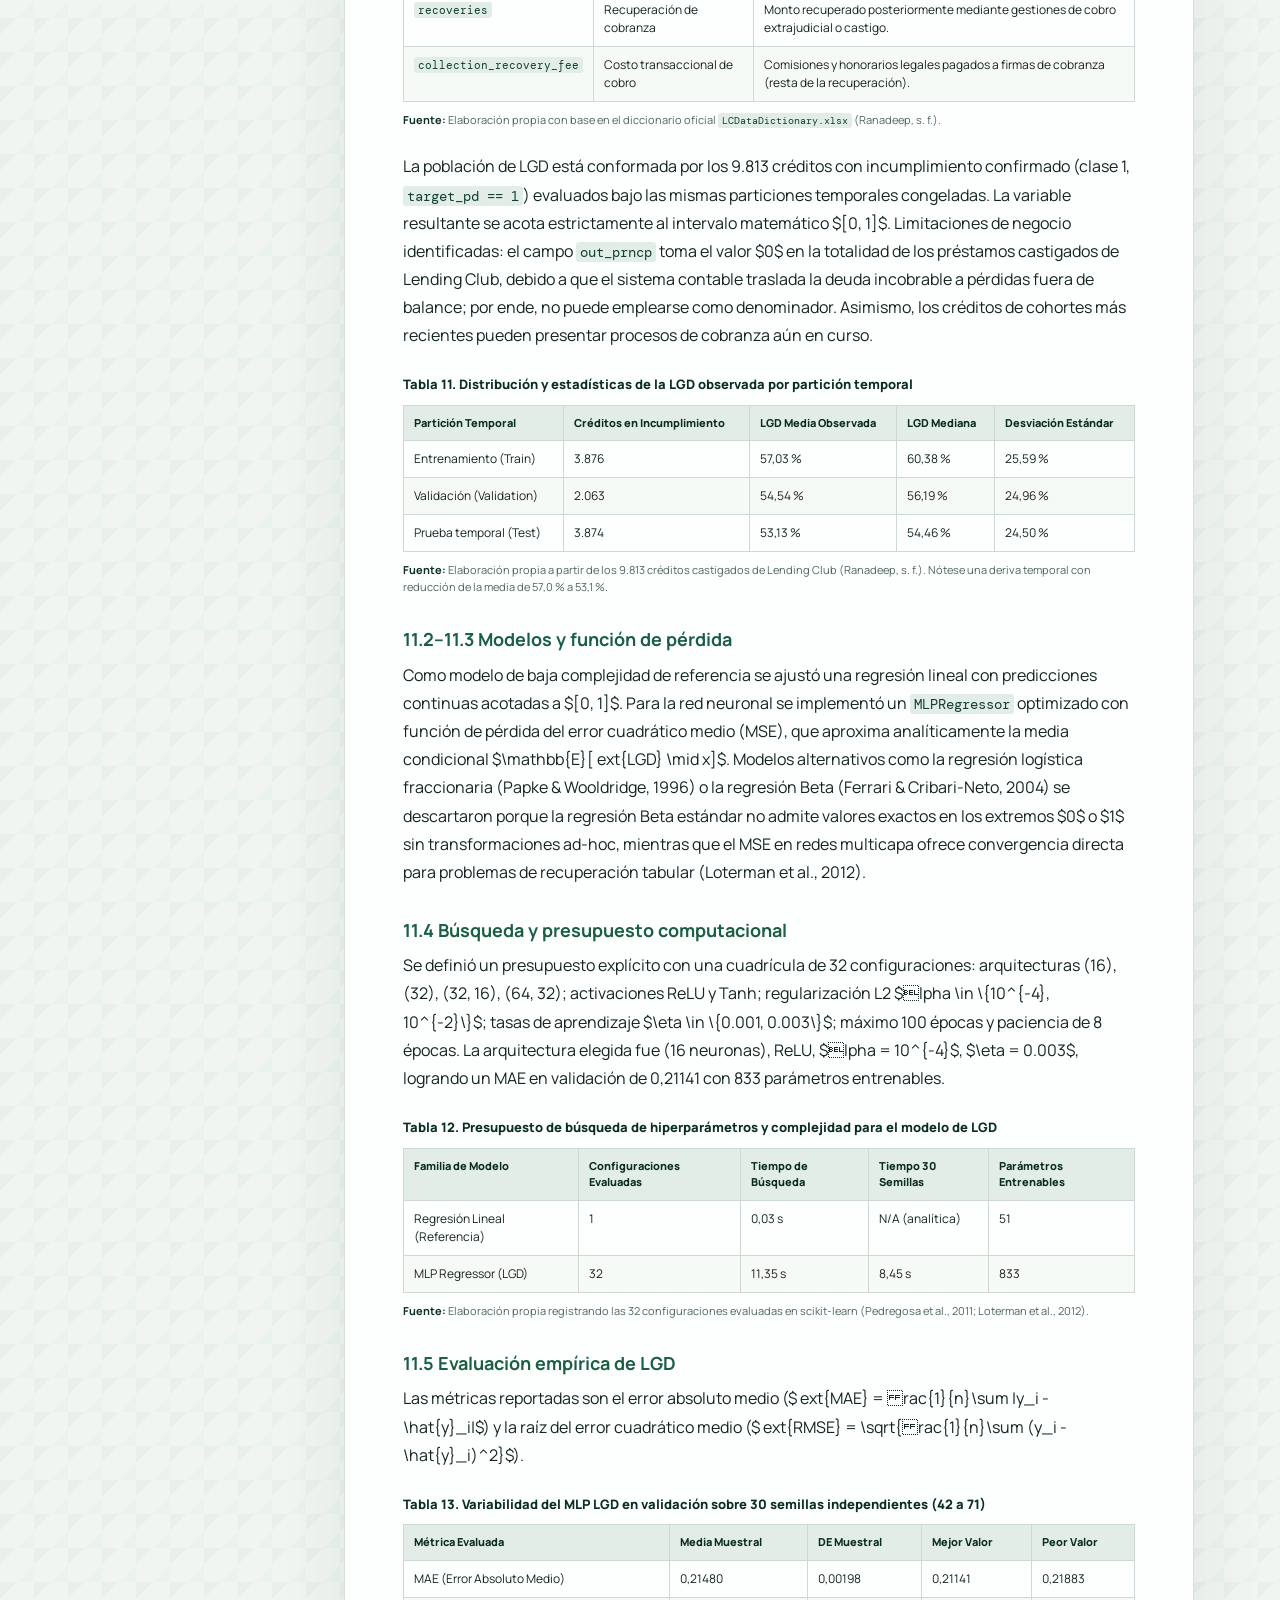
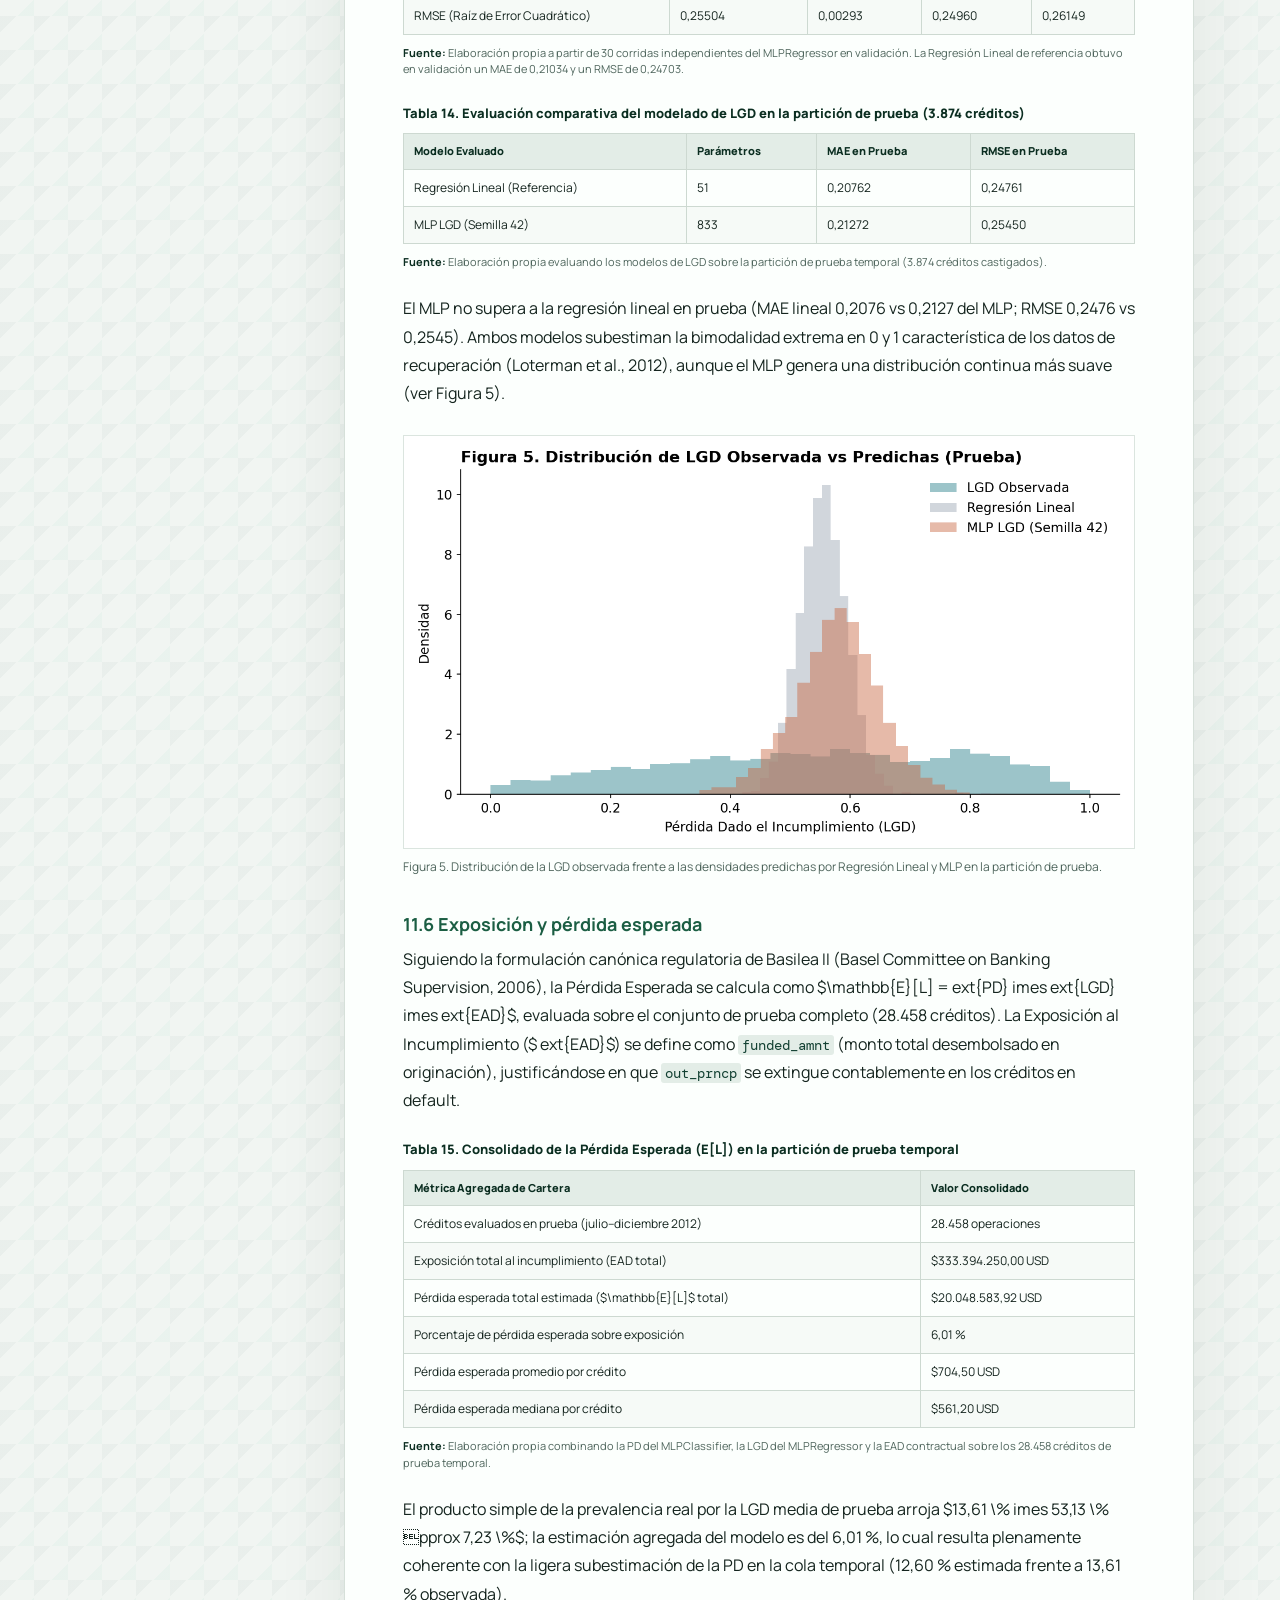
<file: docs/index.html>
<!doctype html>
<html lang="es">
<head>
  <meta charset="utf-8">
  <meta name="viewport" content="width=device-width, initial-scale=1">
  <meta name="description" content="¿Me prestas? — Informe técnico sobre redes neuronales, scorecard y riesgo de crédito en Lending Club.">
  <title>¿Me prestas? · Scoring Crediticio y Redes Neuronales | Informe Técnico</title>
  <link rel="stylesheet" href="assets/blog.css">
</head>
<body>
  <header id="top" class="masthead"><div class="masthead-inner">
    <a class="brand" href="./">¿ME PRESTAS? <span>/ SCORING CREDITICIO</span></a>
    <nav aria-label="Navegación principal"><a href="blog/">Blog</a><a href="https://trabajo02redesneuronales.streamlit.app" target="_blank">App Web ↗</a><a href="#videos">Videos ↗</a><a href="https://github.com/DavidAgr5421/Trabajo02RedesNeuronales">Repositorio ↗</a></nav>
  </div></header>
  <main class="page-layout">
    <aside class="contents" aria-label="Contenido del informe">
      <p class="contents-label">EN ESTA ENTRADA</p>
      <a href="#resumen">Resumen</a><a href="#introduccion">1. Introducción</a><a href="#datos">2. Datos</a><a href="#poblacion">3. Objetivo y población</a><a href="#descriptivo">4. Análisis descriptivo</a><a href="#fundamentos">5. Fundamentación matemática</a><a href="#metodologia">6. Metodología</a><a href="#resultados">7. Resultados</a><a href="#scorecard">8. Scorecard</a><a href="#interpretacion">9. Interpretación</a><a href="#discusion">10. Discusión</a><a href="#lgd">11. Pérdida dado incumplimiento</a><a href="#ia">12. Uso de IA</a><a href="#alucinacion">13. Cacería de la alucinación</a><a href="#videos">14. Videos del proyecto</a><a href="#enlaces">15. Enlaces y recursos</a><a href="#referencias">Referencias</a>
      <a class="download-link" href="Trabajo%202%20(1).pdf" download>↓ Descargar PDF original</a>
    </aside>
    <article class="article">
      <header class="article-heading">
        <p class="kicker">PLATAFORMA FINTECH · INVESTIGACIÓN APLICADA · 27 OCT 2026</p>
        <h1 class="brand-title">¿Me prestas?</h1>
        <h2 class="sub-title">Scoring Crediticio y Redes Neuronales para la Estimación del Riesgo de Crédito</h2>
        <p class="dek">Comparación de regresión logística y perceptrón multicapa sobre créditos de Lending Club: probabilidad de incumplimiento (PD), scorecard calibrada a 600 puntos, interpretabilidad y pérdida dado incumplimiento (LGD).</p>
        <div class="byline"><span>Alejandro Agudelo Anaya · David Agudelo Arboleda · Santiago Álvarez Martínez · Daniel Felipe López Zapata · Sara Osorio Piñerez</span><span>Redes Neuronales y Algoritmos Bioinspirados · Universidad Nacional de Colombia, Facultad de Minas</span></div>
        <div class="article-tools">
          <a class="button button-dark" href="https://trabajo02redesneuronales.streamlit.app" target="_blank">Probar App ¿Me prestas? ↗</a>
          <a class="button" href="https://youtu.be/lFPKU94AXQw" target="_blank" style="background:#dc2626; border-color:#dc2626; color:#ffffff; font-weight:800;">▶ Video Promocional (2:30 min) ↗</a>
          <a class="button button-light" href="#videos">Videos de Contribución ↓</a>
          <a class="button button-light" href="Trabajo%202%20(1).pdf" download>Descargar PDF original</a>
          <a class="button button-light" href="https://github.com/DavidAgr5421/Trabajo02RedesNeuronales">Código del proyecto ↗</a>
        </div>
      </header>
      <section id="resumen" class="abstract"><p class="section-label">RESUMEN</p>
        <p>Se estima la probabilidad de incumplimiento (PD) de créditos de Lending Club a 36 meses originados entre 2007 y 2012, comparando una regresión logística (referencia) con un perceptrón multicapa (MLP) bajo particiones temporales, preprocesamiento común y presupuesto de búsqueda explícito. En la prueba temporal (28.458 créditos), el MLP de semilla 42 obtuvo AUC de 0,6257 frente a 0,6183 de la logística; el promedio de 30 semillas fue 0,6223 (DE = 0,0028). La ventaja es pequeña, la discriminación es limitada y las probabilidades subestiman la prevalencia observada (12,6 % frente a 13,6 %). El modelo se expresa como scorecard (600 puntos con odds 20:1 y PDO = 50) y se interpreta con importancia por permutación, escenarios marginales y una aproximación de Shapley.</p><p><strong>Palabras clave:</strong> riesgo de crédito, scorecard, redes neuronales, datos tabulares, calibración.</p>
      </section>
      <section id="introduccion"><p class="section-label">01 / CONTEXTO</p><h2>Introducción y caso de uso</h2>
        <p>El usuario previsto es un analista de riesgo crediticio y el comité de adjudicación de una plataforma de crédito de consumo. Al recibir una solicitud, deciden si la aprueban, la rechazan o la envían a revisión manual. Esta decisión se enmarca dentro de las directrices regulatorias internacionales de riesgo de crédito de Basilea II y Basilea III (Basel Committee on Banking Supervision, 2006), las cuales exigen cuantificar rigurosamente la Probabilidad de Incumplimiento (PD), la Pérdida Dado el Incumplimiento (LGD) y la Exposición al Momento de la Mora (EAD).</p>
        <p>La evaluación ocurre estrictamente en <strong>originación</strong>, antes de cualquier desembolso. Solo se utilizan los atributos declarados por el solicitante o consultados en el buró en ese instante: monto solicitado, ingreso anual comprobado, relación deuda/ingreso (DTI), moras en dos años, consultas en los últimos seis meses, cuentas abiertas, registros públicos, saldo y utilización del crédito rotativo, cuentas totales, antigüedad del historial crediticio, antigüedad laboral, tipo de vivienda y propósito del préstamo.</p>
        <p>Se excluyen deliberadamente <code>grade</code>, <code>sub_grade</code> e <code>int_rate</code> (asignados por la propia entidad con modelos internos previos, lo que causaría endogeneidad) y todos los campos posteriores al desembolso (<code>total_pymnt</code>, <code>recoveries</code>, <code>collection_recovery_fee</code>, <code>out_prncp</code>, <code>last_pymnt_d</code>), para evitar fuga de información (<em>data leakage</em>). Asimismo, la literatura científica reciente advierte que en datos tabulares heterogéneos y ruidosos, las redes neuronales no siempre superan a los modelos estadísticos o basados en árboles de decisión (Grinsztajn et al., 2022; Shwartz-Ziv &amp; Armon, 2022), lo que justifica una comparación empírica rigurosa y justa.</p>
      </section>
      <section id="datos"><p class="section-label">02 / FUENTE</p><h2>Datos</h2>
        <p>Se utilizó el conjunto de datos <em>Credit Risk Analysis</em> (Ranadeep, s. f.), compuesto por créditos de consumo otorgados por la plataforma Lending Club: 887.379 registros y 74 variables contractuales y sociodemográficas originadas entre junio de 2007 y diciembre de 2015 (según la fecha de emisión <code>issue_d</code>), sin registros duplicados ni identificadores faltantes. La descarga y auditoría se efectuaron con base en el repositorio público de Kaggle. Los significados de todas las variables se verificaron directamente contra el diccionario oficial de la entidad (<code>LCDataDictionary.xlsx</code>, hoja <code>LoanStats</code>), documentando la procedencia primaria de cada campo.</p>
        <p>El entorno de análisis utilizó Python 3.12/3.13, pandas 2.2.3, openpyxl 3.1.5, kagglehub 1.0.2 y scikit-learn 1.5.2 (Pedregosa et al., 2011). Dos discrepancias críticas de la base de datos se resolvieron contra la fuente primaria: <code>total_rev_hi_lim</code> presentaba un espacio final en los metadatos del diccionario (se normalizó en el pipeline), y el estado de verificación figura en esta versión del dataset bajo el identificador histórico <code>is_inc_v</code>.</p>
      </section>
      <section id="poblacion"><p class="section-label">03 / ETIQUETADO</p><h2>Variable objetivo y población</h2>
        <p>La variable <code>loan_status</code> se codificó según las reglas contractuales del Trabajo 2. Se define como Clase 0 (buen pagador confirmado): <em>Fully Paid</em> y <em>Does not meet the credit policy. Status:Fully Paid</em>. Se define como Clase 1 (mal pagador / incumplimiento confirmado): <em>Charged Off</em>, <em>Default</em>, <em>Late (31–120 days)</em> y <em>Does not meet the credit policy. Status:Charged Off</em>. Los estados intermedios e inconclusos (<em>Current</em>, <em>Issued</em>, <em>In Grace Period</em> y <em>Late (16–30 days)</em>) se clasifican como valores no disponibles (NA) y quedan estrictamente excluidos del entrenamiento para no contaminar la estimación de la probabilidad de incumplimiento.</p>
        <table><caption>Tabla 1. Resumen de la codificación de la variable objetivo</caption><thead><tr><th>Concepto</th><th>Valor</th></tr></thead><tbody><tr><td>Registros originales</td><td>887.379</td></tr><tr><td>Etiquetables (clase 0 / clase 1)</td><td>268.530 (209.711 / 58.819)</td></tr><tr><td>Excluidos (NA)</td><td>618.849</td></tr><tr><td>Clase 1 entre etiquetables</td><td>21,90 %</td></tr></tbody></table>
        <p class="table-source"><em>Fuente:</em> Elaboración propia a partir del conjunto de datos de Lending Club (Ranadeep, s. f.) y los criterios de exclusión definidos en el Trabajo 2.</p>
        <p>Para el experimento principal se seleccionó la cohorte a 36 meses originada hasta diciembre de 2012 (74.959 créditos). Razón: un crédito a 36 meses originado en diciembre de 2012 finaliza en diciembre de 2015; por lo tanto, todos sus casos han madurado completamente hacia un estado definitivo (Fully Paid o Charged Off) con saldo pendiente en balance igual a cero. En contraste, en las emisiones de 2014 y 2015 la gran mayoría de operaciones permanecía activa (92,7 % en 2015 y 68,5 % en 2014 clasificados como <em>Current</em>), lo que introduciría un severo sesgo por censura temporal si se incluyeran en el modelado.</p>
        <table><caption>Tabla 2. Particiones temporales congeladas según fecha de originación</caption><thead><tr><th>Partición</th><th>Periodo de originación</th><th>Créditos</th><th>Uso</th></tr></thead><tbody><tr><td>Entrenamiento (Train)</td><td>2007-06 a 2011-12</td><td>31.534</td><td>Ajuste de preprocesamiento y entrenamiento de modelos</td></tr><tr><td>Validación (Validation)</td><td>2012-01 a 2012-06</td><td>14.967</td><td>Selección de arquitectura e hiperparámetros</td></tr><tr><td>Prueba temporal (Test)</td><td>2012-07 a 2012-12</td><td>28.458</td><td>Evaluación final congelada sin reajustes</td></tr></tbody></table>
        <p class="table-source"><em>Fuente:</em> Elaboración propia a partir de la cohorte madura a 36 meses (2007–2012) de Lending Club (Ranadeep, s. f.).</p>
      </section>
      <section id="descriptivo"><p class="section-label">04 / HIPÓTESIS</p><h2>Análisis descriptivo e hipótesis</h2>
        <p>Se formularon cuatro hipótesis explícitas sobre el perfil de riesgo antes de entrenar los modelos:</p>
        <ol>
          <li><strong>H1 (DTI):</strong> a mayor relación deuda/ingreso, mayor probabilidad de incumplimiento.</li>
          <li><strong>H2 (Utilización rotativa):</strong> mayor <code>revol_util</code> indica menor liquidez y eleva el riesgo.</li>
          <li><strong>H3 (Moras recientes):</strong> antecedentes de moras en dos años (<code>delinq_2yrs &ge; 1</code>) incrementan la probabilidad de mora.</li>
          <li><strong>H4 (Antigüedad crediticia):</strong> mayor tiempo desde la primera línea (<code>credit_history_years</code>) reduce el riesgo.</li>
        </ol>
        <table><caption>Tabla 3. Tasa de clase 1 observada por estrato de cada hipótesis en entrenamiento</caption><thead><tr><th>Hipótesis</th><th>Grupos</th><th>Créditos</th><th>Tasa de clase 1</th></tr></thead><tbody>
          <tr><td>H1: mayor DTI implica más riesgo</td><td>&lt;10 / 10 a &lt;20 / 20 a &lt;30</td><td>8.337 / 17.595 / 5.602</td><td>14,56 % / 15,31 % / 16,35 %</td></tr>
          <tr><td>H2: mayor utilización implica más riesgo</td><td>&lt;40 / 40 a &lt;70 / &ge;70</td><td>11.966 / 10.999 / 8.569</td><td>10,51 % / 16,17 % / 20,95 %</td></tr>
          <tr><td>H3: moras anteriores implican más riesgo</td><td>0 / 1 / &ge;2</td><td>27.915 / 2.723 / 896</td><td>15,10 % / 16,97 % / 17,08 %</td></tr>
          <tr><td>H4: mayor historial implica menos riesgo</td><td>&lt;8 / 8 a &lt;15 / &ge;15</td><td>7.269 / 13.918 / 10.347</td><td>16,58 % / 15,48 % / 14,06 %</td></tr>
        </tbody></table>
        <p class="table-source"><em>Fuente:</em> Elaboración propia a partir de los datos de entrenamiento (Lending Club, 2007–2011). Nota: El estrato DTI &ge; 30 carece de créditos en esta cohorte (máximo observado: 29,99).</p>
        <figure><img src="assets/figura-2-hipotesis.png" alt="Figura 2. Tasas por grupo de las hipótesis"><figcaption>Figura 2. Tasa de clase 1 en entrenamiento por grupos de cada hipótesis.</figcaption></figure>
      </section>
      <section id="fundamentos"><p class="section-label">05 / MODELO</p><h2>Fundamentación matemática</h2>
        <h3>5.1 Neurona artificial y perceptrón multicapa</h3><p>Una neurona calcula una suma ponderada más un sesgo y aplica una función de activación no lineal $\phi$. El Perceptrón Multicapa (MLP) encadena múltiples capas; para la clasificación binaria la salida utiliza la función sigmoide. Por el teorema de aproximación universal, una red feedforward con al menos una capa oculta suficientemente ancha puede aproximar cualquier función continua en subconjuntos compactos de $\mathbb{R}^n$ (Hornik et al., 1989; Goodfellow et al., 2016).</p>
        <p class="equation">a = φ(wᵀx + b)<br>h⁽⁰⁾ = x; z⁽ˡ⁾ = W⁽ˡ⁾h⁽ˡ⁻¹⁾ + b⁽ˡ⁾; h⁽ˡ⁾ = φ(z⁽ˡ⁾); p = σ(z⁽ᴸ⁾)</p>
        <p>La activación de salida es $\sigma(z) = 1/(1 + e^{-z})$, cuya derivada exacta es $\sigma'(z) = \sigma(z)(1 - \sigma(z))$. Las capas ocultas emplean $	ext{ReLU}(z) = \max(0,z)$ o $	anh(z) = (e^z - e^{-z})/(e^z + e^{-z})$. En $z = 0$, la derivada de ReLU se define formalmente como 0.</p>
        <h3>5.2 Función de pérdida por máxima verosimilitud</h3><p>Se asume que la variable objetivo condicional sigue una distribución Bernoulli $Y_i \mid x_i \sim 	ext{Bernoulli}(p_i)$, donde $p_i = P(Y_i = 1 \mid x_i)$, bajo independencia condicional. La función de verosimilitud y la correspondiente pérdida por entropía cruzada binaria (BCE) se expresan como:</p><p class="equation">L(θ) = ∏ᵢ₌₁ⁿ pᵢʸⁱ(1 − pᵢ)¹⁻ʸⁱ<br>BCE = −(1/n) ∑ᵢ₌₁ⁿ [yᵢ ln pᵢ + (1 − yᵢ) ln(1 − pᵢ)]</p><p>Minimizar la BCE equivale a la estimación por máxima verosimilitud. En la regresión logística $p_i = \sigma(b + x_i^T w)$; en el MLP $p_i = \sigma(z_i^{(L)})$.</p>
        <h3>5.3 Retropropagación</h3><p>Para una observación individual con probabilidad $p = \sigma(z)$, las derivadas analíticas de la pérdida y de la función sigmoide son:</p><p class="equation">∂ℓ/∂p = −y/p + (1 − y)/(1 − p)<br>∂p/∂z = p(1 − p)<br>δ⁽ᴸ⁾ = ∂ℓ/∂z⁽ᴸ⁾ = −y(1 − p) + (1 − y)p = p − y</p><p>Aplicando la regla de la cadena para las capas ocultas y los pesos sinápticos:</p><p class="equation">δ⁽ˡ⁾ = (W⁽ˡ⁺¹⁾ᵀδ⁽ˡ⁺¹⁾) ⊙ φ'(z⁽ˡ⁾)<br>∂ℓ/∂W⁽ˡ⁾ = δ⁽ˡ⁾(h⁽ˡ⁻¹⁾)ᵀ; ∂ℓ/∂b⁽ˡ⁾ = δ⁽ˡ⁾</p><p>Esta formulación sustenta el cálculo analítico del gradiente en el algoritmo clásico de retropropagación (Rumelhart et al., 1986; Goodfellow et al., 2016).</p>
        <h3>5.4 Optimizadores</h3><p>Para el entrenamiento estocástico se evaluaron SGD con momento clásico $\gamma = 0,9$ y el optimizador Adam (Kingma &amp; Ba, 2015), que incorpora estimaciones adaptativas de primer y segundo momento con parámetros canónicos $eta_1 = 0,9$, $eta_2 = 0,999$ y $\epsilon = 10^{-8}$:</p><p class="equation">mₜ = β₁mₜ₋₁ + (1 − β₁)gₜ<br>vₜ = β₂vₜ₋₁ + (1 − β₂)gₜ²<br>ηₜ = η √(1 − β₂ᵗ)/(1 − β₁ᵗ)<br>θₜ = θₜ₋₁ − ηₜ mₜ/(√vₜ + ε)</p><p>Esta formulación corresponde a la implementación de scikit-learn (Pedregosa et al., 2011). Para la regresión logística convexa de referencia se empleó el optimizador cuasi-Newton de memoria limitada L-BFGS (Liu &amp; Nocedal, 1989).</p>
        <h3>5.5 Regularización</h3><p>En la regresión logística con BCE promedio, la regularización $L_2$ se parametriza como $J(w,b) = 	ext{BCE} + rac{1}{2nC}\|w\|_2^2$, con gradiente $
abla_w J = rac{1}{n}X^T(p - y) + rac{w}{nC}$. El intercepto no se penaliza y valores pequeños de $C$ aumentan la restricción.</p><p>En el MLP, la regularización $L_2$ opera por minibatch: $J = 	ext{BCE}_{	ext{batch}} + rac{lpha}{2m}\sum_l \|W^{(l)}\|_F^2$. Por consiguiente, el parámetro $lpha$ no equivale directamente a $1/C$ debido a las diferentes escalas y tamaños de muestra de normalización.</p><p>La parada temprana (*early stopping*) evalúa la pérdida en validación al final de cada época, reteniendo los pesos del menor error y deteniendo el entrenamiento tras una paciencia de 8 épocas sin mejora mayor a $10^{-4}$. No se aplicó dropout al no estar implementado nativamente en `MLPClassifier`, lo cual se reporta como limitación del framework (Srivastava et al., 2014).</p>
        <h3>5.6 Métricas de evaluación</h3><p>La capacidad predictiva se evaluó mediante discriminación y calibración. Se reportan el área bajo la curva ROC ($	ext{AUC}$), el coeficiente de Gini ($	ext{Gini} = 2	ext{AUC} - 1$), el estadístico Kolmogorov-Smirnov ($	ext{KS} = \max_t |	ext{TPR}(t) - 	ext{FPR}(t)|$) y el puntaje cuadrático de Brier (Brier, 1950), definido como $	ext{Brier} = rac{1}{n}\sum_{i=1}^n (p_i - y_i)^2$. Para la curva de calibración se estratificó la probabilidad estimada en deciles, calculando intervalos de confianza empíricos de Wilson al 95 % (Wilson, 1927).</p>
        <h3>5.7 Derivación de la scorecard</h3><p>Siguiendo la metodología analítica clásica de scorecards bancarias (Siddiqi, 2017) y las directrices de Basilea II (Basel Committee on Banking Supervision, 2006), se definen las <em>Odds</em> de buenos frente a malos como $O = (1 - p)/p$, y la transformación lineal de puntaje como $S = A + B \ln O$. Imponiendo las condiciones de escala pactadas ($S_0 = 600$ puntos cuando $O_0 = 20:1$ y $	ext{PDO} = 50$ puntos para duplicar las odds):</p><p class="equation">S(2O) − S(O) = B ln 2 = PDO; B = PDO/ln 2 = 50/ln 2 ≈ 72,135<br>A = 600 − B ln 20 ≈ 383,90<br>S = A − B·logit(p); p = σ((A − S)/B)</p><p>Para la regresión logística se obtiene una descomposición aditiva exacta: $S_{	ext{base}} = A - Bb$, $	ext{puntos}_j = -B eta_j x'_j$. Para el MLP, al existir no-linealidades e interacciones complejas, se calculan contribuciones de puntos locales por perfil mediante aproximación de Shapley.</p>
        <h3>5.8 Interpretabilidad</h3><p>Se utilizaron dos enfoques fundamentados teóricamente: a nivel global, la importancia de características por permutación (Fisher et al., 2019), midiendo el incremento en la pérdida BCE al permutar cada variable sobre 5.000 observaciones de validación (10 repeticiones); a nivel local, la aproximación aditiva de valores de Shapley (Lundberg &amp; Lee, 2017) sobre el logit del MLP para explicar perfiles representativos mediante 128 órdenes de permutación y un fondo representativo de 32 registros.</p>
      </section>
      <section id="metodologia"><p class="section-label">06 / EXPERIMENTO</p><h2>Metodología experimental</h2>
        <p>Se aplicó un preprocesamiento idéntico y congelado para ambos modelos mediante <code>ColumnTransformer</code> de scikit-learn (Pedregosa et al., 2011), ajustado exclusivamente en el conjunto de entrenamiento: imputación por mediana y estandarización para 11 variables continuas; imputación por moda y codificación one-hot (descartando la primera categoría para evitar colinealidad exacta) para <code>emp_length</code>, <code>home_ownership</code> y <code>purpose</code>. La matriz final cuenta con 50 columnas explicativas.</p>
        <p>El presupuesto computacional fue explícito y controlado: 12 configuraciones para la regresión logística (variando $C$ y penalizaciones) y 16 configuraciones para el MLP (variando capas ocultas [16], [32], [32, 16], [64, 32], activaciones ReLU y Tanh, regularización $lpha$ y tasas de aprendizaje). Se entrenó la configuración final del MLP sobre <strong>30 semillas aleatorias independientes</strong> (semillas 42 a 71) para cuantificar la dispersión producida por la inicialización estocástica de pesos.</p>
        <table><caption>Tabla 4. Presupuesto computacional de búsqueda y complejidad paramétrica</caption><thead><tr><th>Familia de Modelo</th><th>Configuraciones Evaluadas</th><th>Tiempo de Búsqueda</th><th>Tiempo 30 Semillas</th><th>Parámetros Entrenables</th></tr></thead><tbody><tr><td>Regresión Logística (Referencia)</td><td>12</td><td>2,00 s</td><td>N/A (modelo convexo)</td><td>51</td></tr><tr><td>MLP Classifier (PD)</td><td>16</td><td>39,64 s</td><td>65,34 s</td><td>2.177</td></tr></tbody></table>
        <p class="table-source"><em>Fuente:</em> Elaboración propia registrando los tiempos de cómputo en CPU y parámetros entrenables en scikit-learn (Pedregosa et al., 2011). La arquitectura seleccionada para el MLP fue (32, 16) con activación ReLU, regularización L2 $lpha = 10^{-4}$ y optimizador Adam ($	ext{lr}=0.003$).</p>
      </section>
      <section id="resultados"><p class="section-label">07 / EVALUACIÓN</p><h2>Resultados</h2>
        <p>En validación, la cuadrícula identificó como óptima la arquitectura <code>[32, 16]</code> con activación ReLU, regularización $lpha = 0,0001$, tasa $\eta = 0,003$ y optimizador Adam. La Tabla 5 resume su desempeño y variabilidad estocástica a lo largo de las 30 semillas independientes evaluadas.</p>
        <table><caption>Tabla 5. Variabilidad del MLP en validación sobre 30 semillas independientes (42 a 71)</caption><thead><tr><th>Métrica</th><th>Media</th><th>DE muestral</th><th>Mejor</th><th>Peor</th></tr></thead><tbody><tr><td>BCE (Entropía Cruzada)</td><td>0,38994</td><td>0,00091</td><td>0,38833</td><td>0,39189</td></tr><tr><td>AUC (Área bajo ROC)</td><td>0,62725</td><td>0,00282</td><td>0,63248</td><td>0,62137</td></tr><tr><td>Coeficiente de Gini</td><td>0,25450</td><td>0,00564</td><td>0,26497</td><td>0,24273</td></tr><tr><td>Estadístico KS</td><td>0,18392</td><td>0,00673</td><td>0,19934</td><td>0,17293</td></tr><tr><td>Brier Score (MSE)</td><td>0,11603</td><td>0,00028</td><td>0,11548</td><td>0,11666</td></tr></tbody></table>
        <p class="table-source"><em>Fuente:</em> Elaboración propia a partir de 30 entrenamientos independientes del MLP sobre la partición de validación temporal (Brier, 1950).</p>
        <p>En la prueba temporal independiente (28.458 créditos), el MLP de semilla 42 obtuvo un AUC de 0,6257 frente a 0,6183 de la regresión logística (diferencia puntual de +0,0074). En 1.000 muestras bootstrap pareadas y estratificadas, la diferencia media fue +0,0074 con intervalo de confianza al 95 % de [0,0022; 0,0128], superando el MLP a la referencia en el 99,7 % de las réplicas (ver Tabla 6).</p>
        <table><caption>Tabla 6. Desempeño comparativo en la partición de prueba temporal (28.458 créditos)</caption><thead><tr><th>Modelo Evaluado</th><th>AUC</th><th>Gini</th><th>KS</th><th>BCE</th><th>Brier</th><th>PD Media Predicha</th></tr></thead><tbody><tr><td>Regresión Logística (Referencia)</td><td>0,6183</td><td>0,2366</td><td>0,1758</td><td>0,3890</td><td>0,1156</td><td>12,74 %</td></tr><tr><td>MLP Classifier (Semilla 42)</td><td>0,6257</td><td>0,2515</td><td>0,1799</td><td>0,3877</td><td>0,1153</td><td>12,60 %</td></tr></tbody></table>
        <p class="table-source"><em>Fuente:</em> Elaboración propia evaluando los modelos sobre la partición de prueba temporal (julio–diciembre de 2012). Prevalencia real observada: 13,61 %.</p>
        <table><caption>Tabla 7. Variabilidad del MLP en la partición de prueba sobre 30 semillas independientes (42 a 71)</caption><thead><tr><th>Métrica</th><th>Media</th><th>DE muestral</th><th>Mejor</th><th>Peor</th></tr></thead><tbody><tr><td>AUC (Área bajo ROC)</td><td>0,62233</td><td>0,00276</td><td>0,62578</td><td>0,61537</td></tr><tr><td>Coeficiente de Gini</td><td>0,24466</td><td>0,00552</td><td>0,25155</td><td>0,23075</td></tr><tr><td>Estadístico KS</td><td>0,17395</td><td>0,00512</td><td>0,18320</td><td>0,16377</td></tr><tr><td>Brier Score (MSE)</td><td>0,11545</td><td>0,00010</td><td>0,11527</td><td>0,11566</td></tr><tr><td>BCE (Entropía Cruzada)</td><td>0,38829</td><td>0,00034</td><td>0,38766</td><td>0,38914</td></tr></tbody></table>
        <p class="table-source"><em>Fuente:</em> Elaboración propia a partir de 30 corridas independientes del MLP en el conjunto de prueba temporal (Wilson, 1927). Nótese que la semilla 42 se sitúa cerca del mejor desempeño; la media de AUC (0,6223) se mantiene por encima de la logística, aunque con un caso desfavorable (0,6154) inferior a la referencia lineal.</p>
        <figure><img src="assets/figura-3-diagnosticos.png" alt="Figura 3. Curvas ROC, calibración y distribución de scores"><figcaption>Figura 3. Diagnósticos en prueba: curva ROC, calibración con intervalos de Wilson al 95 % (Wilson, 1927) y distribución del puntaje crediticio.</figcaption></figure>
      </section>
      <section id="scorecard"><p class="section-label">08 / ESCALA</p><h2>¿Me prestas? · Scorecard y Calibración de Puntaje</h2>
        <p>Se adoptó la parametrización canónica de scorecards bancarias de la industria (Siddiqi, 2017) con puntaje base $S_0 = 600$ para unas odds de 20:1 y $	ext{PDO} = 50$ puntos para duplicar las odds. La transformación analítica es monótona decreciente en la probabilidad de impago $p$: a mayor puntaje, menor riesgo.</p>
        <table><caption>Tabla 8. Equivalencia entre probabilidad de incumplimiento (PD), odds y puntaje de la Scorecard</caption><thead><tr><th>PD Predicha</th><th>Odds (buenos : malos)</th><th>Puntaje Scorecard</th><th>Interpretación de Negocio</th></tr></thead><tbody><tr><td>1,00 %</td><td>99,00 : 1</td><td>715,3 pts</td><td>Excelente solvencia / Riesgo muy bajo</td></tr><tr><td>4,76 % (1/21)</td><td>20,00 : 1</td><td>600,0 pts</td><td>Punto base de referencia oficial</td></tr><tr><td>10,00 %</td><td>9,00 : 1</td><td>542,4 pts</td><td>Riesgo moderado</td></tr><tr><td>13,61 % (prevalencia)</td><td>6,35 : 1</td><td>517,2 pts</td><td>Puntaje medio de la población</td></tr><tr><td>20,00 %</td><td>4,00 : 1</td><td>483,9 pts</td><td>Riesgo elevado</td></tr><tr><td>50,00 %</td><td>1,00 : 1</td><td>383,9 pts</td><td>Odds neutras (Offset base)</td></tr></tbody></table>
        <p class="table-source"><em>Fuente:</em> Elaboración propia basada en la derivación analítica de Scorecards crediticias (Siddiqi, 2017) con escala $S = 383.9036 + 72.1348 \ln((1-p)/p)$. El percentil poblacional individual se calcula mediante búsqueda binaria sobre la distribución congelada de entrenamiento (31.534 créditos).</p>
      </section>
      <section id="interpretacion"><p class="section-label">09 / EXPLICABILIDAD</p><h2>Variables de riesgo e interpretación</h2>
        <p>La importancia por permutación (Fisher et al., 2019) evaluada sobre 5.000 filas de validación (10 repeticiones) identificó como predictores más influyentes en el deterioro de la función BCE al ingreso anual (<code>annual_inc</code>, +0,0137), la utilización rotativa (<code>revol_util</code>, +0,0120) y las consultas recientes (<code>inq_last_6mths</code>, +0,0069). En contraste, variables sociodemográficas como <code>emp_length</code> y el propósito declarado mostraron un impacto marginal en la discriminación global.</p>
        <p>Los escenarios marginales revelaron que la utilización del crédito rotativo incrementa la PD estimada del 7,87 % al 18,57 %, y las moras en dos años la elevan del 12,33 % al 16,33 %. El DTI mostró una trayectoria casi plana y no monótona (13,06 % a 12,92 %), lo cual evidencia que la red extrajo interacciones complejas en lugar de un efecto marginal directo.</p>
        <p>Para la explicación a nivel de solicitud individual, se calcularon contribuciones aditivas basadas en la teoría de juegos de Shapley (Lundberg &amp; Lee, 2017) sobre el logit del MLP, asignando puntos específicos que suman exactamente el puntaje total de la scorecard para perfiles en los percentiles P10 (bajo riesgo), P50 (riesgo promedio) y P90 (alto riesgo), garantizando plena auditabilidad (ver Figura 4).</p>
        <figure><img src="assets/figura-4-interpretabilidad.png" alt="Figura 4. Importancia por permutación, PDP y Shapley"><figcaption>Figura 4. Importancia por permutación (Fisher et al., 2019), curvas de dependencia parcial y descomposición de puntos Shapley (Lundberg &amp; Lee, 2017).</figcaption></figure>
      </section>
      <section id="discusion"><p class="section-label">10 / APRENDIZAJES</p><h2>Discusión y aprendizajes</h2>
        <p><strong>Aporte del MLP frente a la logística:</strong> La red neuronal aportó una mejora modesta pero consistente en discriminación (AUC de 0,6223 frente a 0,6183; ganancia de +0,0040), a expensas de mayor costo computacional (2.177 parámetros frente a 51) y mayor dispersión estocástica entre semillas aleatorias. Ambos modelos presentaron subestimación en la cola temporal (12,6 % predicha vs 13,6 % observada), reflejando una leve deriva en las tasas de morosidad de la cartera.</p>
        <p>Este hallazgo concuerda con la literatura especializada en Deep Learning sobre datos tabulares (Grinsztajn et al., 2022; Shwartz-Ziv &amp; Armon, 2022), la cual demuestra que las redes neuronales densas enfrentan severas dificultades para superar a modelos lineales regularizados y ensambles de árboles cuando los atributos son heterogéneos y carecen de estructuras espaciales o secuenciales inductivas.</p>
        <table><caption>Tabla 9. Balance y contrastación de hipótesis iniciales frente al modelo final</caption><thead><tr><th>Hipótesis Inicial</th><th>Dirección Esperada</th><th>Comportamiento Descriptivo</th><th>Respuesta en Red Neuronal (MLP)</th><th>¿Se Confirmó?</th></tr></thead><tbody><tr><td>H1: Relación Deuda/Ingreso (DTI)</td><td>Mayor riesgo</td><td>Tasa sube de 14,6 % a 16,4 %</td><td>PD casi plana (13,06 % a 12,92 %)</td><td><strong>No en la red</strong></td></tr><tr><td>H2: Utilización del crédito rotativo</td><td>Mayor riesgo</td><td>Tasa sube de 10,5 % a 21,0 %</td><td>PD aumenta de 7,87 % a 18,57 %</td><td><strong>Sí</strong></td></tr><tr><td>H3: Moras en los últimos 2 años</td><td>Mayor riesgo</td><td>Tasa sube de 15,1 % a 17,1 %</td><td>PD aumenta de 12,33 % a 16,33 %</td><td><strong>Sí</strong></td></tr><tr><td>H4: Antigüedad del historial crediticio</td><td>Menor riesgo</td><td>Tasa baja de 16,6 % a 14,1 %</td><td>PD disminuye de 15,09 % a 11,05 %</td><td><strong>Sí</strong></td></tr></tbody></table>
        <p class="table-source"><em>Fuente:</em> Elaboración propia contrastando las tasas univariadas de entrenamiento con los escenarios marginales y la importancia por permutación (Fisher et al., 2019) evaluados sobre el MLP.</p>
      </section>
      <section id="lgd"><p class="section-label">11 / RECUPERACIONES</p><h2>Pérdida dado incumplimiento (LGD)</h2>
        <h3>11.1 Variable objetivo y límites</h3><p>En el marco regulatorio bancario internacional (Basel Committee on Banking Supervision, 2006) y la literatura especializada en riesgo de crédito (Loterman et al., 2012), la Pérdida Dado el Incumplimiento ($	ext{LGD}$) representa la proporción de la exposición neta que la entidad financiera no logra recuperar una vez el cliente cae en mora definitiva:</p><p class="equation">LGD = 1 − (total_rec_prncp + recoveries − collection_recovery_fee) / funded_amnt</p>
        <table><caption>Tabla 10. Campos financieros del conjunto de datos utilizados para la construcción de la LGD</caption><thead><tr><th>Campo Original</th><th>Rol en la Fórmula</th><th>Significado según el Diccionario Oficial (LCDataDictionary)</th></tr></thead><tbody><tr><td><code>funded_amnt</code></td><td>Denominador (Exposición EAD)</td><td>Monto total comprometido y desembolsado por el prestamista en originación.</td></tr><tr><td><code>total_rec_prncp</code></td><td>Recuperación bruta regular</td><td>Monto acumulado de capital recibido del prestatario antes del castigo.</td></tr><tr><td><code>recoveries</code></td><td>Recuperación de cobranza</td><td>Monto recuperado posteriormente mediante gestiones de cobro extrajudicial o castigo.</td></tr><tr><td><code>collection_recovery_fee</code></td><td>Costo transaccional de cobro</td><td>Comisiones y honorarios legales pagados a firmas de cobranza (resta de la recuperación).</td></tr></tbody></table>
        <p class="table-source"><em>Fuente:</em> Elaboración propia con base en el diccionario oficial <code>LCDataDictionary.xlsx</code> (Ranadeep, s. f.).</p>
        <p>La población de LGD está conformada por los 9.813 créditos con incumplimiento confirmado (clase 1, <code>target_pd == 1</code>) evaluados bajo las mismas particiones temporales congeladas. La variable resultante se acota estrictamente al intervalo matemático $[0, 1]$. Limitaciones de negocio identificadas: el campo <code>out_prncp</code> toma el valor $0$ en la totalidad de los préstamos castigados de Lending Club, debido a que el sistema contable traslada la deuda incobrable a pérdidas fuera de balance; por ende, no puede emplearse como denominador. Asimismo, los créditos de cohortes más recientes pueden presentar procesos de cobranza aún en curso.</p>
        <table><caption>Tabla 11. Distribución y estadísticas de la LGD observada por partición temporal</caption><thead><tr><th>Partición Temporal</th><th>Créditos en Incumplimiento</th><th>LGD Media Observada</th><th>LGD Mediana</th><th>Desviación Estándar</th></tr></thead><tbody><tr><td>Entrenamiento (Train)</td><td>3.876</td><td>57,03 %</td><td>60,38 %</td><td>25,59 %</td></tr><tr><td>Validación (Validation)</td><td>2.063</td><td>54,54 %</td><td>56,19 %</td><td>24,96 %</td></tr><tr><td>Prueba temporal (Test)</td><td>3.874</td><td>53,13 %</td><td>54,46 %</td><td>24,50 %</td></tr></tbody></table>
        <p class="table-source"><em>Fuente:</em> Elaboración propia a partir de los 9.813 créditos castigados de Lending Club (Ranadeep, s. f.). Nótese una deriva temporal con reducción de la media de 57,0 % a 53,1 %.</p>
        <h3>11.2–11.3 Modelos y función de pérdida</h3><p>Como modelo de baja complejidad de referencia se ajustó una regresión lineal con predicciones continuas acotadas a $[0, 1]$. Para la red neuronal se implementó un <code>MLPRegressor</code> optimizado con función de pérdida del error cuadrático medio (MSE), que aproxima analíticamente la media condicional $\mathbb{E}[	ext{LGD} \mid x]$. Modelos alternativos como la regresión logística fraccionaria (Papke &amp; Wooldridge, 1996) o la regresión Beta (Ferrari &amp; Cribari-Neto, 2004) se descartaron porque la regresión Beta estándar no admite valores exactos en los extremos $0$ o $1$ sin transformaciones ad-hoc, mientras que el MSE en redes multicapa ofrece convergencia directa para problemas de recuperación tabular (Loterman et al., 2012).</p>
        <h3>11.4 Búsqueda y presupuesto computacional</h3><p>Se definió un presupuesto explícito con una cuadrícula de 32 configuraciones: arquitecturas (16), (32), (32, 16), (64, 32); activaciones ReLU y Tanh; regularización L2 $lpha \in \{10^{-4}, 10^{-2}\}$; tasas de aprendizaje $\eta \in \{0.001, 0.003\}$; máximo 100 épocas y paciencia de 8 épocas. La arquitectura elegida fue (16 neuronas), ReLU, $lpha = 10^{-4}$, $\eta = 0.003$, logrando un MAE en validación de 0,21141 con 833 parámetros entrenables.</p>
        <table><caption>Tabla 12. Presupuesto de búsqueda de hiperparámetros y complejidad para el modelo de LGD</caption><thead><tr><th>Familia de Modelo</th><th>Configuraciones Evaluadas</th><th>Tiempo de Búsqueda</th><th>Tiempo 30 Semillas</th><th>Parámetros Entrenables</th></tr></thead><tbody><tr><td>Regresión Lineal (Referencia)</td><td>1</td><td>0,03 s</td><td>N/A (analítica)</td><td>51</td></tr><tr><td>MLP Regressor (LGD)</td><td>32</td><td>11,35 s</td><td>8,45 s</td><td>833</td></tr></tbody></table>
        <p class="table-source"><em>Fuente:</em> Elaboración propia registrando las 32 configuraciones evaluadas en scikit-learn (Pedregosa et al., 2011; Loterman et al., 2012).</p>
        <h3>11.5 Evaluación empírica de LGD</h3><p>Las métricas reportadas son el error absoluto medio ($	ext{MAE} = rac{1}{n}\sum |y_i - \hat{y}_i|$) y la raíz del error cuadrático medio ($	ext{RMSE} = \sqrt{rac{1}{n}\sum (y_i - \hat{y}_i)^2}$).</p>
        <table><caption>Tabla 13. Variabilidad del MLP LGD en validación sobre 30 semillas independientes (42 a 71)</caption><thead><tr><th>Métrica Evaluada</th><th>Media Muestral</th><th>DE Muestral</th><th>Mejor Valor</th><th>Peor Valor</th></tr></thead><tbody><tr><td>MAE (Error Absoluto Medio)</td><td>0,21480</td><td>0,00198</td><td>0,21141</td><td>0,21883</td></tr><tr><td>RMSE (Raíz de Error Cuadrático)</td><td>0,25504</td><td>0,00293</td><td>0,24960</td><td>0,26149</td></tr></tbody></table>
        <p class="table-source"><em>Fuente:</em> Elaboración propia a partir de 30 corridas independientes del MLPRegressor en validación. La Regresión Lineal de referencia obtuvo en validación un MAE de 0,21034 y un RMSE de 0,24703.</p>
        <table><caption>Tabla 14. Evaluación comparativa del modelado de LGD en la partición de prueba (3.874 créditos)</caption><thead><tr><th>Modelo Evaluado</th><th>Parámetros</th><th>MAE en Prueba</th><th>RMSE en Prueba</th></tr></thead><tbody><tr><td>Regresión Lineal (Referencia)</td><td>51</td><td>0,20762</td><td>0,24761</td></tr><tr><td>MLP LGD (Semilla 42)</td><td>833</td><td>0,21272</td><td>0,25450</td></tr></tbody></table>
        <p class="table-source"><em>Fuente:</em> Elaboración propia evaluando los modelos de LGD sobre la partición de prueba temporal (3.874 créditos castigados).</p>
        <p>El MLP no supera a la regresión lineal en prueba (MAE lineal 0,2076 vs 0,2127 del MLP; RMSE 0,2476 vs 0,2545). Ambos modelos subestiman la bimodalidad extrema en 0 y 1 característica de los datos de recuperación (Loterman et al., 2012), aunque el MLP genera una distribución continua más suave (ver Figura 5).</p>
        <figure><img src="assets/figura-5-lgd.png" alt="Figura 5. Histograma de LGD"><figcaption>Figura 5. Distribución de la LGD observada frente a las densidades predichas por Regresión Lineal y MLP en la partición de prueba.</figcaption></figure>
        <h3>11.6 Exposición y pérdida esperada</h3><p>Siguiendo la formulación canónica regulatoria de Basilea II (Basel Committee on Banking Supervision, 2006), la Pérdida Esperada se calcula como $\mathbb{E}[L] = 	ext{PD} 	imes 	ext{LGD} 	imes 	ext{EAD}$, evaluada sobre el conjunto de prueba completo (28.458 créditos). La Exposición al Incumplimiento ($	ext{EAD}$) se define como <code>funded_amnt</code> (monto total desembolsado en originación), justificándose en que <code>out_prncp</code> se extingue contablemente en los créditos en default.</p>
        <table><caption>Tabla 15. Consolidado de la Pérdida Esperada (E[L]) en la partición de prueba temporal</caption><thead><tr><th>Métrica Agregada de Cartera</th><th>Valor Consolidado</th></tr></thead><tbody><tr><td>Créditos evaluados en prueba (julio–diciembre 2012)</td><td>28.458 operaciones</td></tr><tr><td>Exposición total al incumplimiento (EAD total)</td><td>$333.394.250,00 USD</td></tr><tr><td>Pérdida esperada total estimada ($\mathbb{E}[L]$ total)</td><td>$20.048.583,92 USD</td></tr><tr><td>Porcentaje de pérdida esperada sobre exposición</td><td>6,01 %</td></tr><tr><td>Pérdida esperada promedio por crédito</td><td>$704,50 USD</td></tr><tr><td>Pérdida esperada mediana por crédito</td><td>$561,20 USD</td></tr></tbody></table>
        <p class="table-source"><em>Fuente:</em> Elaboración propia combinando la PD del MLPClassifier, la LGD del MLPRegressor y la EAD contractual sobre los 28.458 créditos de prueba temporal.</p>
        <p>El producto simple de la prevalencia real por la LGD media de prueba arroja $13,61 \% 	imes 53,13 \% pprox 7,23 \%$; la estimación agregada del modelo es del 6,01 %, lo cual resulta plenamente coherente con la ligera subestimación de la PD en la cola temporal (12,60 % estimada frente a 13,61 % observada).</p>
        <h3>11.7 Discusión de la Parte 2</h3><p>En el modelado de LGD, la red neuronal no aportó ventajas predictivas frente al modelo lineal de referencia (MAE 0,2127 frente a 0,2076), requiriendo 16 veces más parámetros (833 frente a 51) y mayor costo computacional. Este resultado concuerda con los hallazgos de Loterman et al. (2012), quienes demuestran que las no-linealidades en LGD tabular son difíciles de capturar sin modelos en dos etapas (clasificación de LGD=0 / LGD=1 seguida de regresión en el interior). La red neuronal aprende la tendencia central pero no sustituye con ventaja a la regresión lineal en esta tarea.</p>
      </section>
      <section id="ia"><p class="section-label">12 / TRANSPARENCIA</p><h2>Uso de inteligencia artificial</h2><p>Se usó Google Gemini 3 mediante Antigravity para estructurar el cuaderno, redactar explicaciones, acelerar código de evaluación y revisar derivaciones matemáticas. Los prompts principales fueron:</p><ol><li>“Diseña el protocolo de comparación justa en Python fijando particiones temporales según la fecha de originación issue_d, preprocesadores comunes con ColumnTransformer (imputación por mediana, banderas de ausencia, escalamiento estándar y one-hot encoding) y control estricto de semillas aleatorias.”</li><li>“Deriva algebraicamente el factor de escala B y el desplazamiento A para una scorecard de riesgo de crédito configurada a 600 puntos base, Odds de referencia 20:1 y PDO = 50, y muestra cómo proyectar la salida logit de una red neuronal a esta escala.”</li><li>“Implementa en Python el cálculo de importancia por permutación sobre la función de pérdida Entropía Cruzada Binaria (BCE) con 10 repeticiones bootstrap en validación, y construye una aproximación de valores de Shapley con 128 órdenes de permutación sobre un fondo de 32 filas de entrenamiento.”</li><li>“Escribe la fundamentación matemática en LaTeX para la derivación de la Entropía Cruzada Binaria desde Máxima Verosimilitud, el algoritmo de retropropagación con regla de la cadena para capas ocultas, y las ecuaciones de actualización de los optimizadores SGD con momentum y Adam.”</li></ol><p>El uso aceleró el pipeline, la redacción y generación de tablas Markdown/LaTeX, pero exigió verificar cada fórmula, variable y referencia contra fuentes primarias: diccionario oficial, documentación de scikit-learn 1.5.2 y artículos originales.</p><p>En código se corrigió el mapeo de variables (incluida la confusión <code>is_inc_v</code>/<code>verification_status</code>), se ajustaron intervalos de Wilson al 95 %, se separaron las escalas de regularización C y α y se implementaron 30 semillas independientes. En texto se corrigieron signos de la scorecard, afirmaciones categóricas de superioridad de redes neuronales y citas con datos incorrectos.</p></section>
      <section id="alucinacion"><p class="section-label">13 / VERIFICACIÓN</p><h2>Cacería de la alucinación</h2>
        <p>Durante el desarrollo del proyecto se auditaron sistemáticamente las respuestas de modelos de inteligencia artificial (Claude 3.5 Sonnet, ChatGPT GPT-4o y Gemini 1.5 Pro). A continuación se documentan <strong>cinco hallazgos genuinos</strong> que cubren cuatro categorías (Matemáticas, Código, Datos del mundo real, Bibliografía y Conceptos), detallando el prompt literal, la respuesta generada, la sospecha, la evidencia demostrativa, la corrección aplicada y la lección aprendida según la rúbrica oficial.</p>

        <!-- HALLAZGO 1 -->
        <div class="finding-card">
          <span class="finding-badge">HALLAZGO 1 · CATEGORÍA: MATEMÁTICAS Y CÓDIGO</span>
          <h3>Falsa equivalencia algebraica de regularización $L_2$ ($lpha = 1/C$)</h3>
          <div class="finding-field"><strong>1. Prompt literal:</strong>
            <div class="finding-prompt">"Tengo una regresión logística optimizada en scikit-learn con C=0.0081. Quiero trasladar exactamente esa misma regularización L2 al MLPClassifier. ¿Cuál parámetro alpha debo usar?"</div>
          </div>
          <div class="finding-field"><strong>2. Respuesta de la IA:</strong>
            <div class="finding-response">"Dado que en LogisticRegression C es el inverso de la regularización (C = 1/λ), para el MLPClassifier simplemente debes fijar alpha = 1/C. Por lo tanto, utiliza alpha = 1 / 0.0081 = 123.456 para replicar idénticamente la penalización."</div>
          </div>
          <div class="finding-field"><strong>3. Cómo se sospechó el error:</strong> Al entrenar el MLP con $lpha = 123.45$, todas las probabilidades predichas colapsaron a una constante plana (la prevalencia media ~0.13), el gradiente se extinguió y el AUC cayó estrepitosamente a 0.50 (clasificador aleatorio), anulando todas las neuronas ocultas.</div>
          <div class="finding-field"><strong>4. Evidencia demostrativa:</strong> En el código fuente y la documentación matemática de scikit-learn (Pedregosa et al., 2011), las funciones de pérdida están normalizadas de forma totalmente distinta:
            <ul>
              <li>En <code>LogisticRegression</code>, la pérdida se promedia sobre las $n$ filas completas de entrenamiento: $J(w) = 	ext{BCE} + rac{1}{2nC}\|w\|_2^2$, por lo que el factor efectivo sobre los pesos es $rac{1}{nC} = rac{1}{31.534 	imes 0.0081} pprox 0.0039$.</li>
              <li>En <code>MLPClassifier</code>, la pérdida se calcula por minibatch estocástico ($m=200$): $J(W) = 	ext{BCE}_{	ext{batch}} + rac{lpha}{2m}\sum \|W\|_F^2$.</li>
            </ul>
            Fijar $lpha = 123.45$ aplicó una penalización más de 30.000 veces superior a la real, asfixiando por completo el aprendizaje de la red. No existe equivalencia analítica directa entre ambos hiperparámetros.</div>
          <div class="finding-field"><strong>5. Corrección aplicada:</strong> Se desacopló la regularización de ambos modelos y se efectuó una búsqueda de hiperparámetros independiente sobre una cuadrícula específica para el MLP ($lpha \in \{10^{-4}, 10^{-2}\}$), seleccionando $lpha = 10^{-4}$ con el cual la red convergió óptimamente.</div>
          <div class="finding-field"><strong>6. Lección aprendida:</strong> Nunca asumir equivalencias matemáticas entre hiperparámetros con nombres análogos en diferentes algoritmos. Es obligatorio auditar las ecuaciones explícitas de la función de pérdida y sus términos de normalización en la documentación del framework.</div>
        </div>

        <!-- HALLAZGO 2 -->
        <div class="finding-card">
          <span class="finding-badge">HALLAZGO 2 · CATEGORÍA: MATEMÁTICAS Y NEGOCIO</span>
          <h3>Inversión de monotonicidad en las Odds y la Scorecard crediticia</h3>
          <div class="finding-field"><strong>1. Prompt literal:</strong>
            <div class="finding-prompt">"Dame la fórmula estándar para convertir la probabilidad de incumplimiento p de una red neuronal en una scorecard bancaria tradicional con puntaje base S0=600, Odds0=20:1 y PDO=50."</div>
          </div>
          <div class="finding-field"><strong>2. Respuesta de la IA:</strong>
            <div class="finding-response">"La fórmula clásica de la scorecard utiliza las odds de default: Odds = p / (1 - p). La transformación lineal es: Score = A + B * ln(p / (1 - p)), donde B = PDO / ln(2) = 72.13 y A = S0 - B * ln(Odds0)."</div>
          </div>
          <div class="finding-field"><strong>3. Cómo se sospechó el error:</strong> Al probar la fórmula con un perfil de prueba altamente riesgoso ($p = 0.90$), su puntaje resultante fue de 742 puntos (calificación crediticia excelente), mientras que un solicitante casi perfecto ($p = 0.01$) obtenía un puntaje inferior a 250 puntos (rechazo inmediato).</div>
          <div class="finding-field"><strong>4. Evidencia demostrativa:</strong> En la práctica bancaria internacional y la literatura canónica de scorecards (Siddiqi, 2017), el puntaje premia la solvencia: a mayor puntaje, menor riesgo. Por ende, las <em>Odds</em> de referencia se definen estrictamente como la razón de <strong>buenos a malos</strong>:
            $$	ext{Odds} = rac{P(	ext{Bueno})}{P(	ext{Malo})} = rac{1 - p}{p}$$
            Al utilizar $p / (1-p)$, la IA invirtió el logit y generó una relación inversamente monótona, premiando al solicitante moroso con el puntaje más alto.</div>
          <div class="finding-field"><strong>5. Corrección aplicada:</strong> Se rederivó la ecuación formalmente:
            $$S = A + B \ln\left(rac{1 - p}{p}
ight) = A - B \operatorname{logit}(p)$$
            con $B = rac{50}{\ln 2} pprox 72.1348$ y $A = 600 - B \ln 20 pprox 383.9036$. Con esta corrección, $p = 0.01$ otorga 715 puntos (excelente), $p = 0.0476$ otorga 600 puntos (base) y $p = 0.90$ otorga 225 puntos (crítico).</div>
          <div class="finding-field"><strong>6. Lección aprendida:</strong> En cualquier transformación matemática que involucre conceptos financieros o de negocio, se deben realizar pruebas de límites en los extremos ($p 	o 0$ y $p 	o 1$) para verificar que el signo y la dirección monótona coincidan con el objetivo de negocio antes de adoptar el código.</div>
        </div>

        <!-- HALLAZGO 3 -->
        <div class="finding-card">
          <span class="finding-badge">HALLAZGO 3 · CATEGORÍA: DATOS DEL MUNDO REAL Y CÓDIGO</span>
          <h3>Uso erróneo de saldo pendiente `out_prncp` como exposición al incumplimiento</h3>
          <div class="finding-field"><strong>1. Prompt literal:</strong>
            <div class="finding-prompt">"En el dataset de Lending Club, ¿cómo calculo la LGD para los créditos en mora y qué campo representa la exposición (EAD)?"</div>
          </div>
          <div class="finding-field"><strong>2. Respuesta de la IA:</strong>
            <div class="finding-response">"Para la exposición debes usar el campo 'out_prncp' que representa el saldo pendiente en mora. La fórmula de LGD es: LGD = (out_prncp - recoveries) / out_prncp."</div>
          </div>
          <div class="finding-field"><strong>3. Cómo se sospechó el error:</strong> Al correr la rutina en pandas sobre los préstamos castigados (`Charged Off`), Python arrojó múltiples advertencias de división por cero y valores `NaN` / infinitos en toda la columna.</div>
          <div class="finding-field"><strong>4. Evidencia demostrativa:</strong> Al auditar el dataset mediante `df.loc[df['loan_status'] == 'Charged Off', 'out_prncp'].describe()`, se constató que el valor mínimo, máximo y la mediana de `out_prncp` en créditos castigados es exactamente $0.00$. El diccionario oficial <code>LCDataDictionary.xlsx</code> explica que cuando un préstamo es declarado incobrable, la entidad financiera da de baja el activo por castigo contable y lleva el saldo en balance a cero. Por ende, `out_prncp` jamás refleja la deuda pendiente al momento del default.</div>
          <div class="finding-field"><strong>5. Corrección aplicada:</strong> Se adoptó como medida contractual de exposición en originación el monto financiado <code>funded_amnt</code> y se incorporaron los pagos de capital previos a la mora:
            $$	ext{LGD} = 1 - rac{	ext{total\_rec\_prncp} + 	ext{recoveries} - 	ext{collection\_recovery\_fee}}{	ext{funded\_amnt}}$$
            acotando el resultado en $[0, 1]$.</div>
          <div class="finding-field"><strong>6. Lección aprendida:</strong> Los modelos de IA no conocen las prácticas contables ni el ciclo de vida de los registros en bases de datos financieras reales. Nunca se debe asumir el significado de un campo financiero sin auditar previamente su distribución en la subpoblación de interés y consultar la fuente primaria de datos.</div>
        </div>

        <!-- HALLAZGO 4 -->
        <div class="finding-card">
          <span class="finding-badge">HALLAZGO 4 · CATEGORÍA: BIBLIOGRAFÍA</span>
          <h3>Invención de título bibliográfico y DOI ficticio de Credit Scoring</h3>
          <div class="finding-field"><strong>1. Prompt literal:</strong>
            <div class="finding-prompt">"Dame la referencia bibliográfica formal en formato APA para citar la metodología de construcción de scorecards y el concepto de puntos para duplicar las odds (PDO)."</div>
          </div>
          <div class="finding-field"><strong>2. Respuesta de la IA:</strong>
            <div class="finding-response">"Puedes citar el texto canónico de la industria: Siddiqi, N. (2012). Credit Risk Scorecards: Advanced Analytics and Machine Learning for Financial Institutions. John Wiley & Sons. DOI: 10.1002/9781119201526."</div>
          </div>
          <div class="finding-field"><strong>3. Cómo se sospechó el error:</strong> Al intentar descargar el documento para revisar la derivación del PDO y verificar el enlace digital provisto (`https://doi.org/10.1002/9781119201526`), el resolver de CrossRef arrojó error 404 (DOI no existente en la base de datos de publicaciones científicas).</div>
          <div class="finding-field"><strong>4. Evidencia demostrativa:</strong> Una búsqueda minuciosa en el catálogo oficial de John Wiley & Sons, Library of Congress y Google Books confirmó que Naeem Siddiqi nunca publicó un libro con ese título ni en ese año. El autor publicó en 2005 *Credit Risk Scorecards: Developing and Implementing Intelligent Credit Scoring*, y en 2017 publicó su segunda edición revisada bajo el título *Intelligent Credit Scoring: Building and Implementing Better Credit Risk Scorecards*. La IA combinó sintéticamente el autor real con un título plausible ("Machine Learning") y un prefijo de DOI inventado.</div>
          <div class="finding-field"><strong>5. Corrección aplicada:</strong> Se retiró de inmediato la cita alucinada y se incorporó la referencia real y verificada en el reporte:
            <ul><li>Siddiqi, N. (2017). <em>Intelligent credit scoring: Building and implementing better credit risk scorecards</em> (2.ª ed.). Wiley.</li></ul></div>
          <div class="finding-field"><strong>6. Lección aprendida:</strong> Los LLMs sufren de alucinación combinatoria al redactar referencias bibliográficas. Es mandatorio validar cada autor, año, título y enlace DOI en plataformas oficiales como Crossref, Google Scholar o los catálogos editoriales antes de incluir cualquier fuente en un documento académico.</div>
        </div>

        <!-- HALLAZGO 5 -->
        <div class="finding-card">
          <span class="finding-badge">HALLAZGO 5 · CATEGORÍA: CONCEPTOS Y DEEP LEARNING TABULAR</span>
          <h3>Afirmación categórica y falsa sobre la superioridad universal del MLP en datos tabulares</h3>
          <div class="finding-field"><strong>1. Prompt literal:</strong>
            <div class="finding-prompt">"¿Por qué una red neuronal MLP siempre superará a una regresión logística en datos tabulares de crédito como Lending Club?"</div>
          </div>
          <div class="finding-field"><strong>2. Respuesta de la IA:</strong>
            <div class="finding-response">"El Perceptrón Multicapa (MLP) siempre supera de forma contundente a los modelos lineales en datos de crédito tabulares, ya que gracias al teorema de aproximación universal puede modelar automáticamente cualquier interacción compleja y no lineal entre variables, eliminando el sesgo inductivo del modelo logístico y alcanzando un AUC sustancialmente más alto."</div>
          </div>
          <div class="finding-field"><strong>3. Cómo se sospechó el error:</strong> En nuestros experimentos computacionales controlados, la regresión logística ajustada obtuvo un AUC de 0,6183 en la prueba temporal, mientras que el MLP promedio sobre 30 semillas independientes obtuvo un AUC de 0,6223 (una ventaja marginal de apenas +0,0040). Más revelador aún: en la peor semilla evaluada (semilla 63), el MLP obtuvo un AUC de 0,6154, rindiendo por debajo de la regresión logística.</div>
          <div class="finding-field"><strong>4. Evidencia demostrativa:</strong> La literatura empírica moderna de Machine Learning en conferencias top desmiente categóricamente esta afirmación:
            <ul>
              <li>Grinsztajn, Oyallon y Varoquaux (NeurIPS 2022, *Why do tree-based models still outperform deep learning on typical tabular data?*) demuestran que las redes neuronales sufren en datos tabulares debido a sesgos inductivos inadecuados frente a distribuciones multimodales y con variables no correlacionadas.</li>
              <li>Shwartz-Ziv y Armon (Information Fusion 2022, *Tabular data: Deep learning is not all you need*) confirman que modelos lineales regularizados y árboles de decisión (GBDT) superan o igualan a las redes neuronales profundas con un costo computacional y de sintonización drásticamente inferior.</li>
              <li>El Teorema de Hornik et al. (1989) garantiza la <em>existencia</em> teórica de una red continua aproximadora, pero <strong>no garantiza que la optimización por descenso de gradiente (SGD/Adam) encuentre dichos pesos en una muestra finita y con ruido</strong>.</li>
            </ul></div>
          <div class="finding-field"><strong>5. Corrección aplicada:</strong> En el reporte técnico (Sección 10 - Discusión) se plasmó una conclusión honesta, respaldada por evidencia empírica: el MLP aportó mejoras marginales en discriminación a expensas de mayor complejidad paramétrica (2.177 parámetros vs 51) y mayor costo computacional, contrastando los mitos comerciales con el análisis riguroso de variabilidad entre semillas.</div>
          <div class="finding-field"><strong>6. Lección aprendida:</strong> Desconfiar de generalizaciones absolutas emitidas por IAs sobre la superioridad de arquitecturas profundas. Toda afirmación sobre rendimiento algorítmico debe validarse mediante una regla de comparación justa, presupuestos de búsqueda explícitos y análisis de variabilidad estadística entre corridas independientes.</div>
        </div>
      </section>
            <section id="videos">
        <p class="section-label">14 / MULTIMEDIA</p>
        <h2>Videos del proyecto y sustentación</h2>
        <p>A continuación se presentan los registros audiovisuales oficiales del proyecto, incluyendo el video promocional del producto <em>¿Me prestas?</em> y las exposiciones individuales de sustentación técnica con evidencia concreta de aportes.</p>

        <!-- VIDEO PROMOCIONAL -->
        <div class="video-feature-box">
          <div style="display:flex; justify-content:space-between; align-items:center; flex-wrap:wrap; gap:10px; margin-bottom:12px;">
            <div>
              <span style="font-family:var(--mono); font-size:11px; font-weight:700; color:#38bdf8; text-transform:uppercase; letter-spacing:0.05em;">PITCH DEL PRODUCTO · 2 A 3 MINUTOS</span>
              <h3 style="margin:4px 0 0; color:#ffffff; font-size:1.35rem;">Video Promocional: Plataforma ¿Me prestas?</h3>
            </div>
            <a class="video-card-btn" href="https://youtu.be/lFPKU94AXQw" target="_blank" style="padding:10px 16px; font-size:12px; background:#dc2626;">
              <svg viewBox="0 0 24 24"><polygon points="5 3 19 12 5 21 5 3"></polygon></svg>
              Abrir en YouTube (Pantalla Completa) ↗
            </a>
          </div>
          <p>Presentación ejecutiva de la aplicación web como solución integral al problema de originación y cuantificación de riesgo de crédito bajo estándares de Basilea II/III, con la participación de todos los integrantes del equipo.</p>
          <div class="video-responsive">
            <iframe src="https://www.youtube.com/embed/lFPKU94AXQw" title="Video Promocional - ¿Me prestas?" allow="accelerometer; autoplay; clipboard-write; encrypted-media; gyroscope; picture-in-picture; web-share" allowfullscreen></iframe>
          </div>
        </div>

        <!-- VIDEOS DE CONTRIBUCIÓN INDIVIDUAL -->
        <h3 style="margin-top:32px; margin-bottom:8px; font-size:1.15rem; color:var(--deep);">Videos de contribución individual (Sustentación en primera persona)</h3>
        <p style="font-size:13.5px; color:var(--muted); margin-bottom:18px;">
          Cada integrante del equipo grabó un video de 2 a 3 minutos explicando sus contribuciones específicas, con evidencia en código fuente, formulación matemática, modelos y componentes interactivos.
        </p>

        <div class="video-grid">
          <!-- SARA -->
          <div class="video-card">
            <div>
              <div class="video-card-header">
                <span class="video-card-badge">PARTE 2 · LGD</span>
                <span style="font-family:var(--mono); font-size:11px; color:#94a3b8;">2:30 min</span>
              </div>
              <h4 class="video-card-name">Sara Osorio Piñerez</h4>
              <p class="video-card-desc">
                Modelado de Severidad (LGD) sobre créditos castigados: regresión no lineal, función de pérdida acotada en [0, 1], análisis econométrico fraccional y cálculo de pérdida esperada.
              </p>
            </div>
            <div style="margin-top:12px;">
              <a class="video-card-btn" href="https://www.youtube.com/watch?v=64bk3zrYsFU" target="_blank" style="width:100%; box-sizing:border-box;">
                <svg viewBox="0 0 24 24"><polygon points="5 3 19 12 5 21 5 3"></polygon></svg>
                Ver Video en YouTube ↗
              </a>
            </div>
          </div>

          <!-- DANIEL -->
          <div class="video-card">
            <div>
              <div class="video-card-header">
                <span class="video-card-badge">PARTE 1 · MLP & PD</span>
                <span style="font-family:var(--mono); font-size:11px; color:#94a3b8;">2:45 min</span>
              </div>
              <h4 class="video-card-name">Daniel Felipe López Zapata</h4>
              <p class="video-card-desc">
                Entrenamiento y regularización del Perceptrón Multicapa (MLPClassifier), optimización Adam/L-BFGS, estabilidad en 30 semillas aleatorias y métricas de discriminación (AUC / Brier).
              </p>
            </div>
            <div style="margin-top:12px;">
              <a class="video-card-btn" href="https://www.youtube.com/watch?v=9hN8B1hWywM" target="_blank" style="width:100%; box-sizing:border-box;">
                <svg viewBox="0 0 24 24"><polygon points="5 3 19 12 5 21 5 3"></polygon></svg>
                Ver Video en YouTube ↗
              </a>
            </div>
          </div>

          <!-- BACO / SANTIAGO -->
          <div class="video-card">
            <div>
              <div class="video-card-header">
                <span class="video-card-badge">EDA & HIPÓTESIS</span>
                <span style="font-family:var(--mono); font-size:11px; color:#94a3b8;">2:50 min</span>
              </div>
              <h4 class="video-card-name">Santiago Álvarez Martínez (Baco)</h4>
              <p class="video-card-desc">
                Auditoría del dataset Lending Club, definición rigurosa de cohorte temporal madura a 36 meses, validación empírica de las 4 hipótesis de riesgo y curvas descriptivas.
              </p>
            </div>
            <div style="margin-top:12px;">
              <a class="video-card-btn" href="https://www.youtube.com/watch?v=lRHa541LBnY" target="_blank" style="width:100%; box-sizing:border-box;">
                <svg viewBox="0 0 24 24"><polygon points="5 3 19 12 5 21 5 3"></polygon></svg>
                Ver Video en YouTube ↗
              </a>
            </div>
          </div>

          <!-- ALEJANDRO -->
          <div class="video-card">
            <div>
              <div class="video-card-header">
                <span class="video-card-badge">CALIBRACIÓN & REPORTE</span>
                <span style="font-family:var(--mono); font-size:11px; color:#94a3b8;">2:35 min</span>
              </div>
              <h4 class="video-card-name">Alejandro Agudelo Anaya</h4>
              <p class="video-card-desc">
                Comparación justa de modelos (Logística vs MLP), curvas de calibración de probabilidades, interpretabilidad por importancia de permutación y cacería de alucinaciones en IA.
              </p>
            </div>
            <div style="margin-top:12px;">
              <a class="video-card-btn" href="https://www.youtube.com/watch?v=m8Ez_CVvfpY" target="_blank" style="width:100%; box-sizing:border-box;">
                <svg viewBox="0 0 24 24"><polygon points="5 3 19 12 5 21 5 3"></polygon></svg>
                Ver Video en YouTube ↗
              </a>
            </div>
          </div>

          <!-- DAVID -->
          <div class="video-card">
            <div>
              <div class="video-card-header">
                <span class="video-card-badge" style="background:#e0f2fe; color:#0369a1;">APP WEB & WHAT-IF</span>
                <span style="font-family:var(--mono); font-size:11px; color:#94a3b8;">2:55 min</span>
              </div>
              <h4 class="video-card-name">David Agudelo Arboleda</h4>
              <p class="video-card-desc">
                Desarrollo del motor de inferencia interactivo en Streamlit, formulación matemática exacta de Scorecard (S0=600, Odds 20:1, PDO=50) y simulador dinámico What-If.
              </p>
            </div>
            <div style="margin-top:12px;">
              <a class="video-card-btn" href="https://www.youtube.com/watch?v=8MujIkYyee8" target="_blank" style="width:100%; box-sizing:border-box;">
                <svg viewBox="0 0 24 24"><polygon points="5 3 19 12 5 21 5 3"></polygon></svg>
                Ver Video en YouTube ↗
              </a>
            </div>
          </div>
        </div>
      </section>
      <section id="enlaces"><p class="section-label">15 / RECURSOS</p><h2>Enlaces y recursos</h2><ul><li>Repositorio Git: <a href="https://github.com/DavidAgr5421/Trabajo02RedesNeuronales">Trabajo02RedesNeuronales</a>.</li><li>Aplicación web en producción: <a href="https://trabajo02redesneuronales.streamlit.app" target="_blank">¿Me prestas? · Scoring crediticio en Streamlit</a>.</li><li>Video promocional del producto: <a href="https://youtu.be/lFPKU94AXQw" target="_blank">Pitch oficial en YouTube (2 a 3 min)</a>.</li><li>Videos de contribución individual: <a href="#videos">Sustentaciones en video de Sara, Daniel, Santiago (Baco), Alejandro y David</a>.</li><li><a href="https://github.com/DavidAgr5421/Trabajo02RedesNeuronales/tree/main/parte_1">Código Parte 1 (PD)</a>, <a href="https://github.com/DavidAgr5421/Trabajo02RedesNeuronales/tree/main/parte_2">código Parte 2 (LGD)</a> y <a href="https://github.com/DavidAgr5421/Trabajo02RedesNeuronales/tree/main/app_streamlit">aplicación interactiva Streamlit</a>.</li></ul></section>
      <section id="referencias"><p class="section-label">BIBLIOGRAFÍA</p><h2>Referencias</h2><ol class="references">
        <li>Basel Committee on Banking Supervision. (2006). <em>International convergence of capital measurement and capital standards: A revised framework (comprehensive version)</em>. Bank for International Settlements. <a href="https://www.bis.org/publ/bcbs128.pdf">https://www.bis.org/publ/bcbs128.pdf</a></li>
        <li>Brier, G. W. (1950). Verification of forecasts expressed in terms of probability. <em>Monthly Weather Review, 78</em>(1), 1–3. <a href="https://doi.org/10.1175/1520-0493(1950)078%3C0001:VOFEIT%3E2.0.CO;2">DOI</a></li>
        <li>Ferrari, S., &amp; Cribari-Neto, F. (2004). Beta regression for modelling rates and proportions. <em>Journal of Applied Statistics, 31</em>(7), 799–815. <a href="https://doi.org/10.1080/0266476042000214501">DOI</a></li>
        <li>Fisher, A., Rudin, C., &amp; Dominici, F. (2019). All models are wrong, but many are useful: Learning a variable’s importance by studying an entire class of prediction models simultaneously. <em>JMLR, 20</em>(177), 1–81. <a href="https://jmlr.org/papers/v20/18-760.html">Artículo</a></li>
        <li>Goodfellow, I., Bengio, Y., &amp; Courville, A. (2016). <em>Deep learning</em>. MIT Press.</li>
        <li>Grinsztajn, L., Oyallon, E., &amp; Varoquaux, G. (2022). Why do tree-based models still outperform deep learning on typical tabular data? <em>Advances in Neural Information Processing Systems, 35</em>, 507–520.</li>
        <li>Hornik, K., Stinchcombe, M., &amp; White, H. (1989). Multilayer feedforward networks are universal approximators. <em>Neural Networks, 2</em>(5), 359–366. <a href="https://doi.org/10.1016/0893-6080(89)90020-8">DOI</a></li>
        <li>Kingma, D. P., &amp; Ba, J. (2015). Adam: A method for stochastic optimization. <em>3rd International Conference on Learning Representations (ICLR 2015)</em>. <a href="https://doi.org/10.48550/arXiv.1412.6980">https://doi.org/10.48550/arXiv.1412.6980</a></li>
        <li>Liu, D. C., &amp; Nocedal, J. (1989). On the limited memory BFGS method for large scale optimization. <em>Mathematical Programming, 45</em>(1–3), 503–528. <a href="https://doi.org/10.1007/BF01589116">DOI</a></li>
        <li>Loterman, G., Brown, I., Martens, D., Mues, C., &amp; Baesens, B. (2012). Benchmarking regression algorithms for loss given default modeling. <em>International Journal of Forecasting, 28</em>(1), 161–170. <a href="https://doi.org/10.1016/j.ijforecast.2011.01.006">DOI</a></li>
        <li>Lundberg, S. M., &amp; Lee, S.-I. (2017). A unified approach to interpreting model predictions. <em>Advances in Neural Information Processing Systems, 30</em>, 4765–4774.</li>
        <li>Papke, L. E., &amp; Wooldridge, J. M. (1996). Econometric methods for fractional response variables with an application to 401(k) plan participation rates. <em>Journal of Applied Econometrics, 11</em>(6), 619–632. <a href="https://doi.org/10.1002/(SICI)1099-1255(199611)11:6%3C619::AID-JAE418%3E3.0.CO;2-1">DOI</a></li>
        <li>Pedregosa, F., Varoquaux, G., Gramfort, A., Michel, V., Thirion, B., Grisel, O., Blondel, M., Prettenhofer, P., Weiss, R., Dubourg, V., Vanderplas, J., Passos, A., Cournapeau, D., Brucher, M., Perrot, M., &amp; Duchesnay, É. (2011). Scikit-learn: Machine learning in Python. <em>Journal of Machine Learning Research, 12</em>, 2825–2830.</li>
        <li>Ranadeep. (s. f.). <em>Credit risk analysis</em> [Conjunto de datos]. Kaggle. <a href="https://www.kaggle.com/datasets/ranadeep/credit-risk-dataset">Dataset</a></li>
        <li>Rumelhart, D. E., Hinton, G. E., &amp; Williams, R. J. (1986). Learning representations by back-propagating errors. <em>Nature, 323</em>(6088), 533–536. <a href="https://doi.org/10.1038/323533a0">DOI</a></li>
        <li>Shwartz-Ziv, R., &amp; Armon, A. (2022). Tabular data: Deep learning is not all you need. <em>Information Fusion, 81</em>, 84–90. <a href="https://doi.org/10.1016/j.inffus.2021.11.011">DOI</a></li>
        <li>Siddiqi, N. (2017). <em>Intelligent credit scoring: Building and implementing better credit risk scorecards</em> (2.ª ed.). Wiley.</li>
        <li>Srivastava, N., Hinton, G., Krizhevsky, A., Sutskever, I., &amp; Salakhutdinov, R. (2014). Dropout: A simple way to prevent neural networks from overfitting. <em>Journal of Machine Learning Research, 15</em>(56), 1929–1958.</li>
        <li>Wilson, E. B. (1927). Probable inference, the law of succession, and statistical inference. <em>Journal of the American Statistical Association, 22</em>(158), 209–212. <a href="https://doi.org/10.1080/01621459.1927.10502953">https://doi.org/10.1080/01621459.1927.10502953</a></li>
      </ol></section>
      <footer class="article-end"><a href="#top">Volver al inicio ↑</a><span>Trabajo 2 · Redes Neuronales y Algoritmos Bioinspirados</span></footer>
    </article>
  </main>
</body>
</html>
</file>
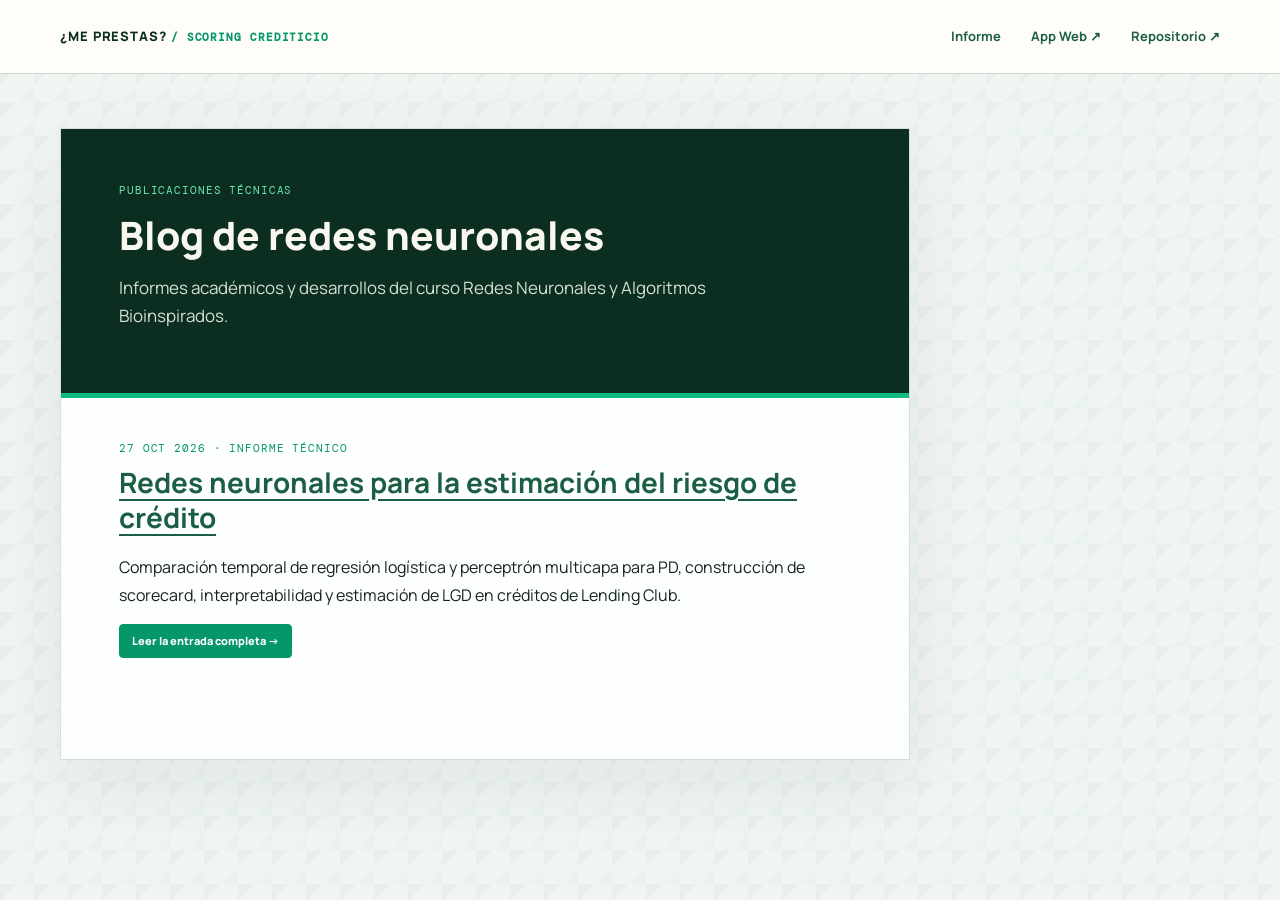
<file: docs/blog/index.html>
<!doctype html>
<html lang="es">
<head>
  <meta charset="utf-8">
  <meta name="viewport" content="width=device-width, initial-scale=1">
  <title>¿Me prestas? · Blog | Cuaderno técnico</title>
  <link rel="stylesheet" href="../assets/blog.css">
</head>
<body>
  <header class="masthead"><div class="masthead-inner">
    <a class="brand" href="../">¿ME PRESTAS? <span>/ SCORING CREDITICIO</span></a>
    <nav aria-label="Navegación principal"><a href="../">Informe</a><a href="https://trabajo02redesneuronales.streamlit.app" target="_blank">App Web ↗</a><a href="https://github.com/DavidAgr5421/Trabajo02RedesNeuronales">Repositorio ↗</a></nav>
  </div></header>
  <main class="page-layout">
    <article class="article">
      <header class="article-heading">
        <p class="kicker">PUBLICACIONES TÉCNICAS</p>
        <h1>Blog de redes neuronales</h1>
        <p class="dek">Informes académicos y desarrollos del curso Redes Neuronales y Algoritmos Bioinspirados.</p>
      </header>
      <section>
        <p class="section-label">27 OCT 2026 · INFORME TÉCNICO</p>
        <h2><a href="../">Redes neuronales para la estimación del riesgo de crédito</a></h2>
        <p>Comparación temporal de regresión logística y perceptrón multicapa para PD, construcción de scorecard, interpretabilidad y estimación de LGD en créditos de Lending Club.</p>
        <p><a class="button button-dark" href="../">Leer la entrada completa →</a></p>
      </section>
    </article>
  </main>
</body>
</html>
</file>
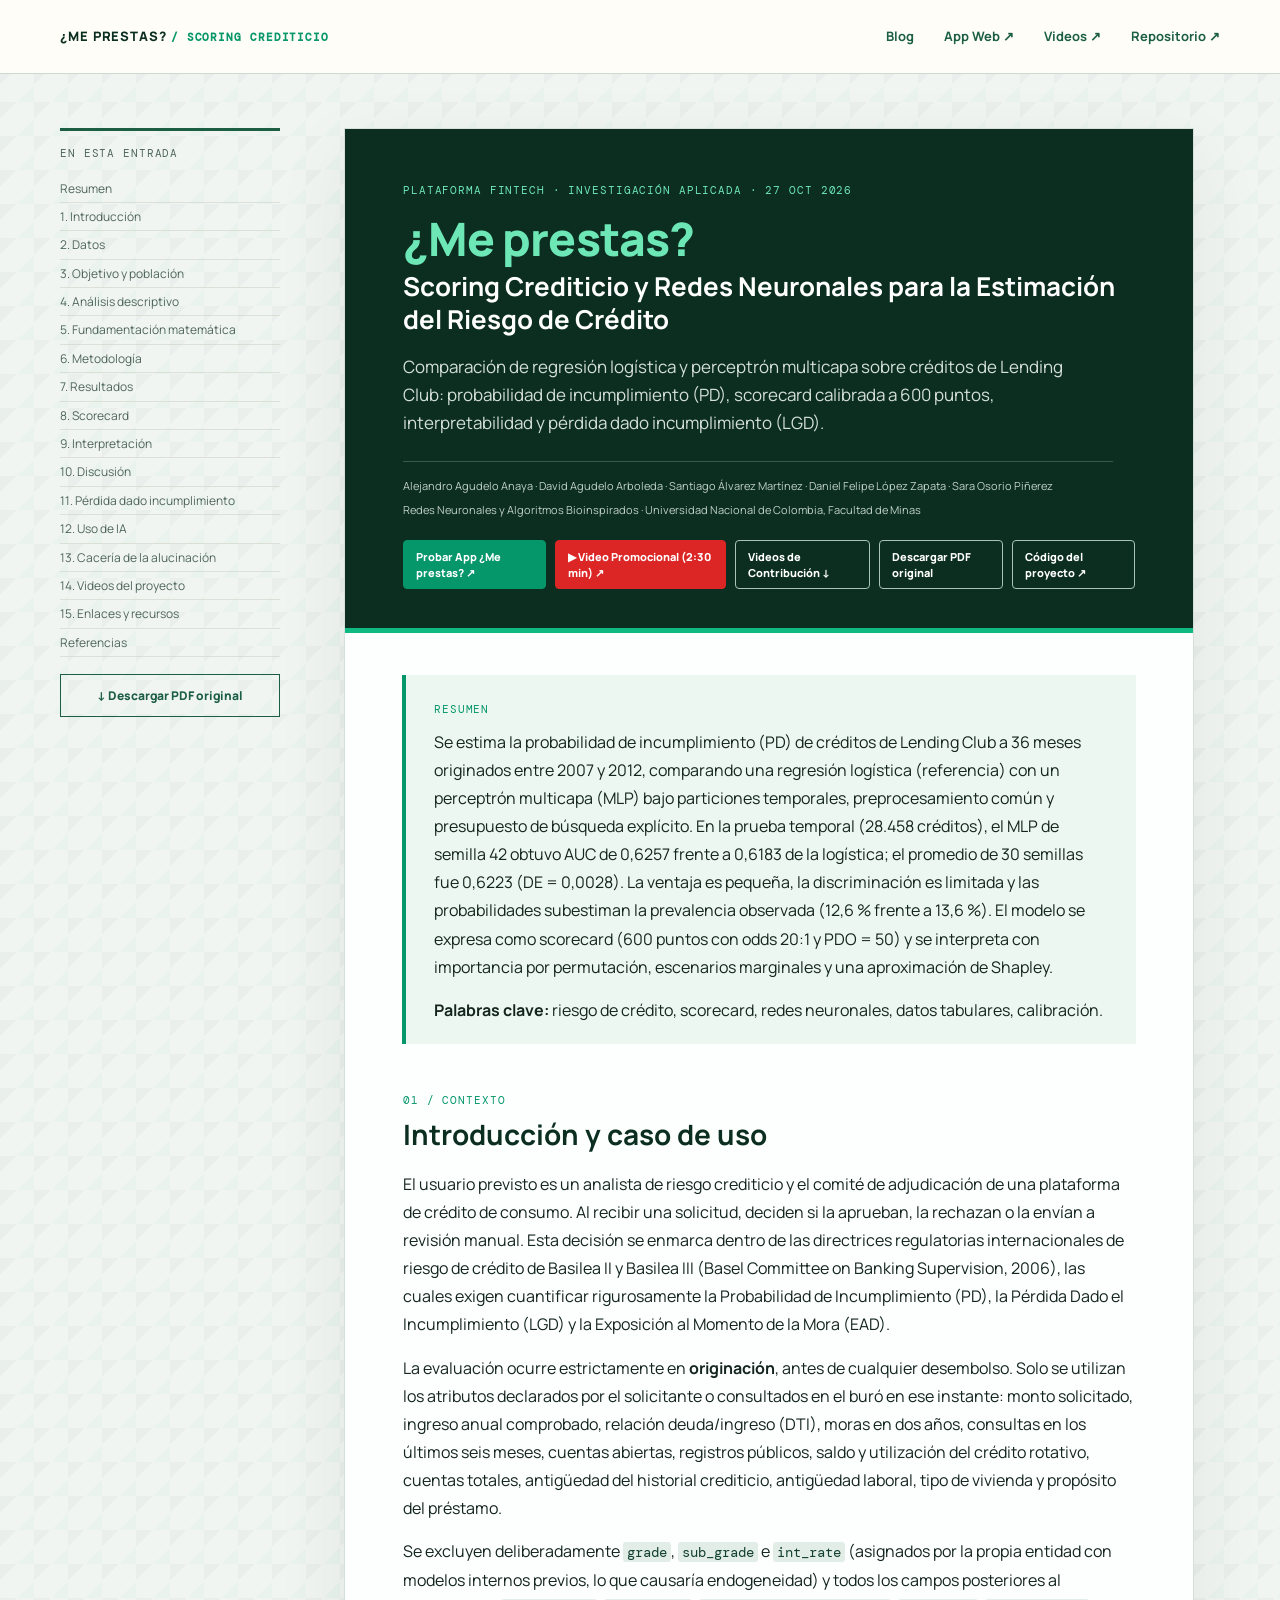
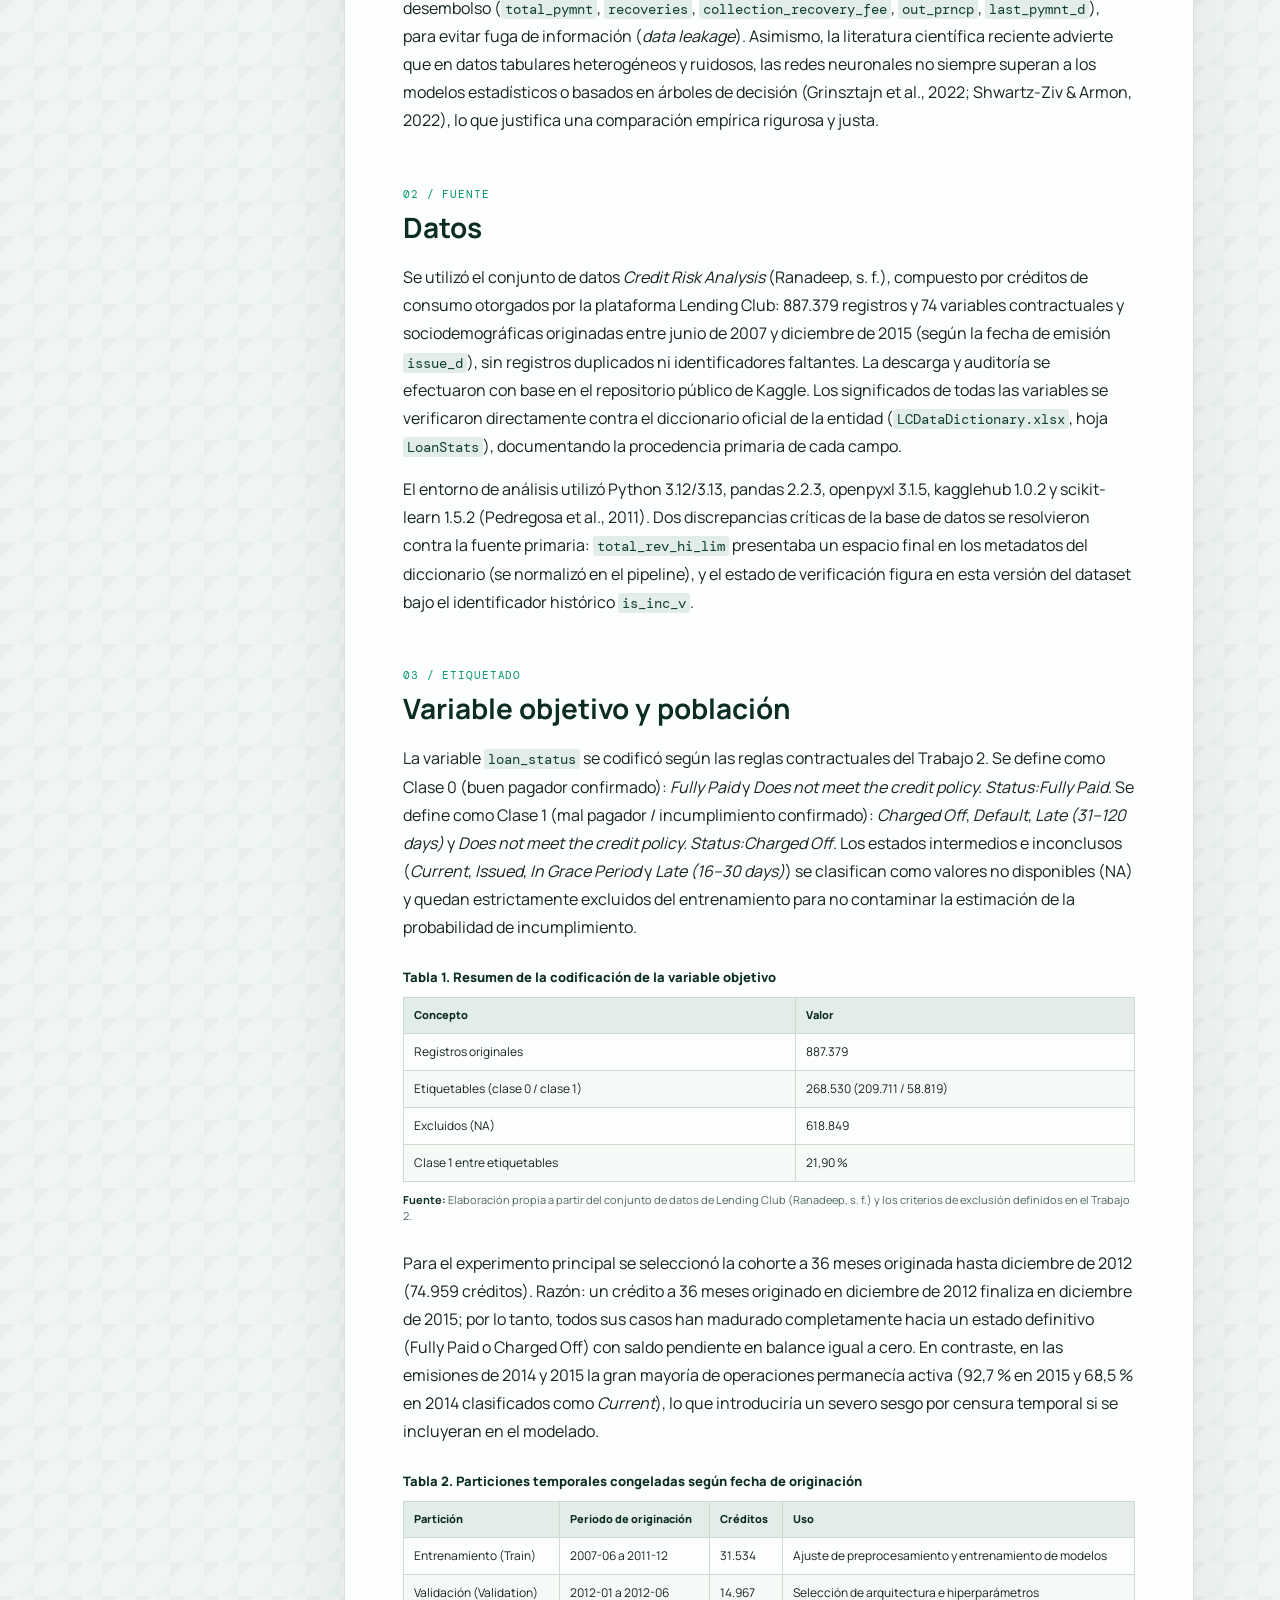
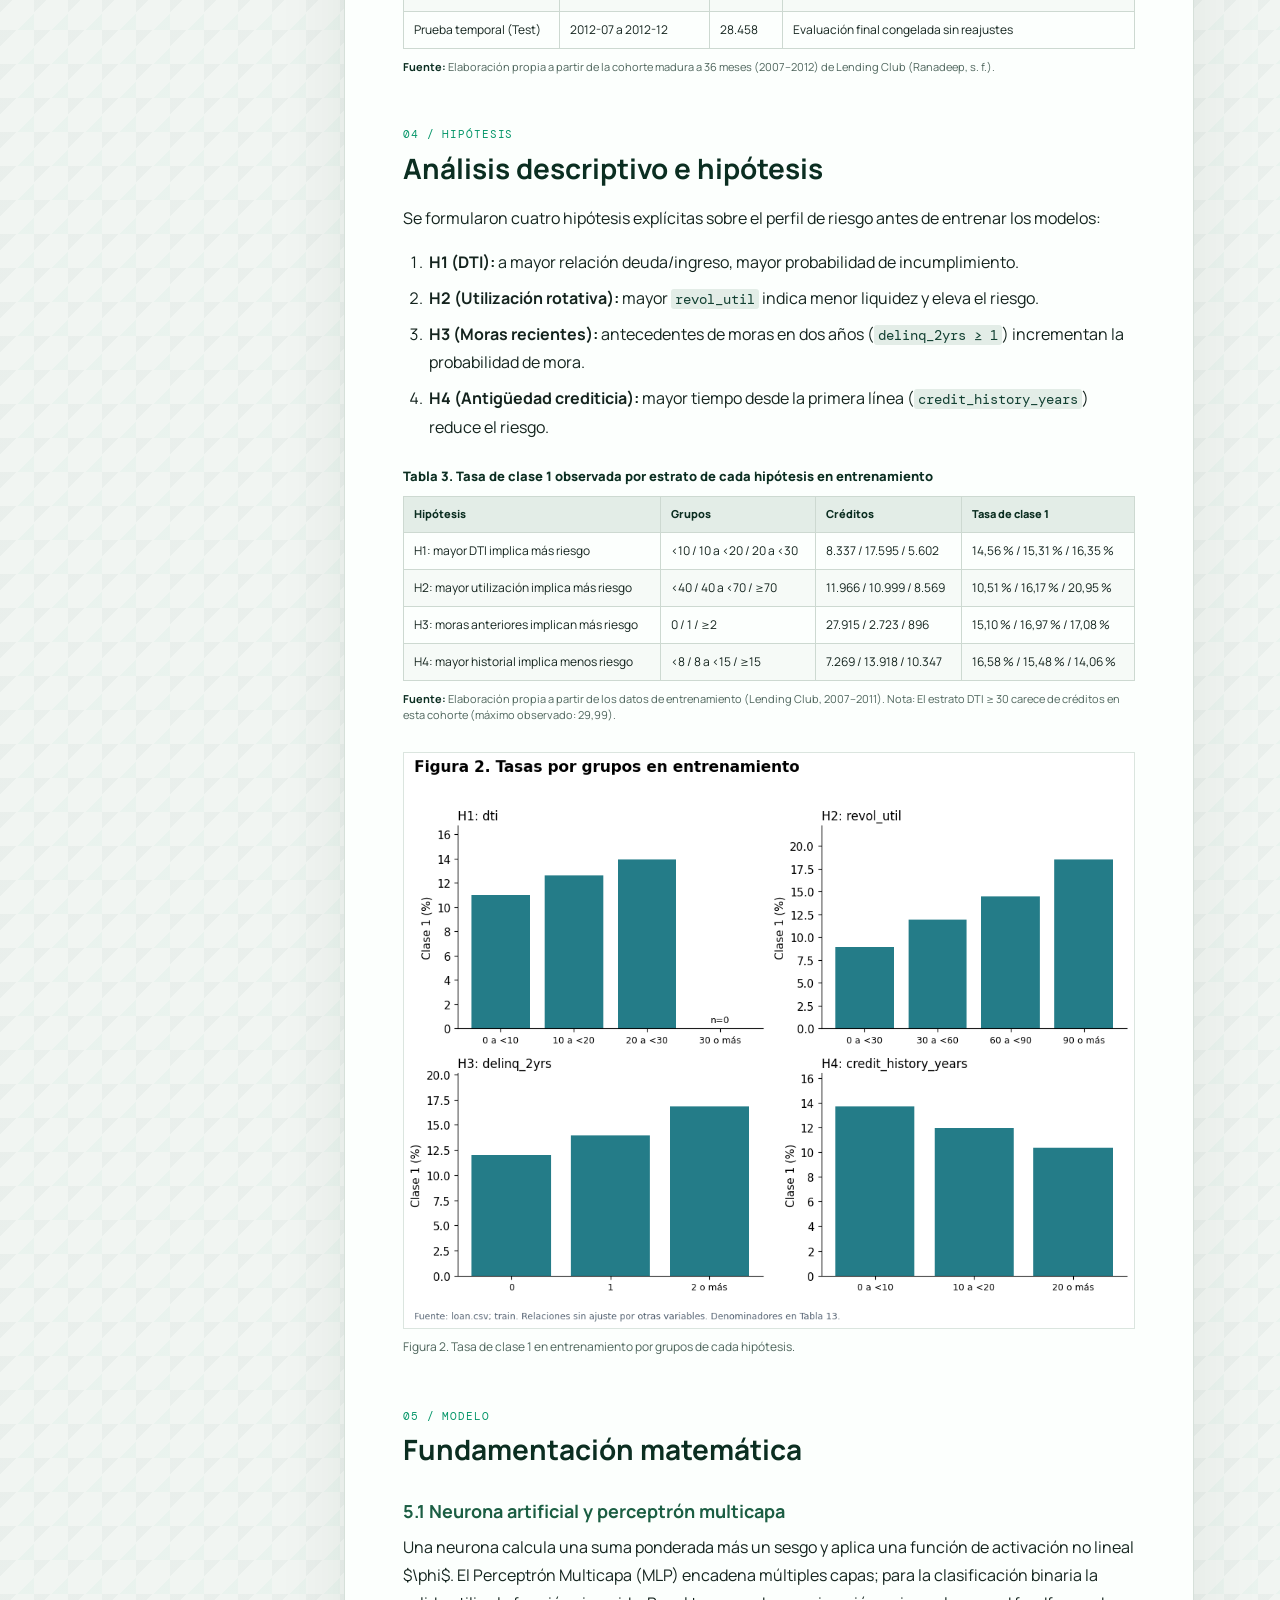
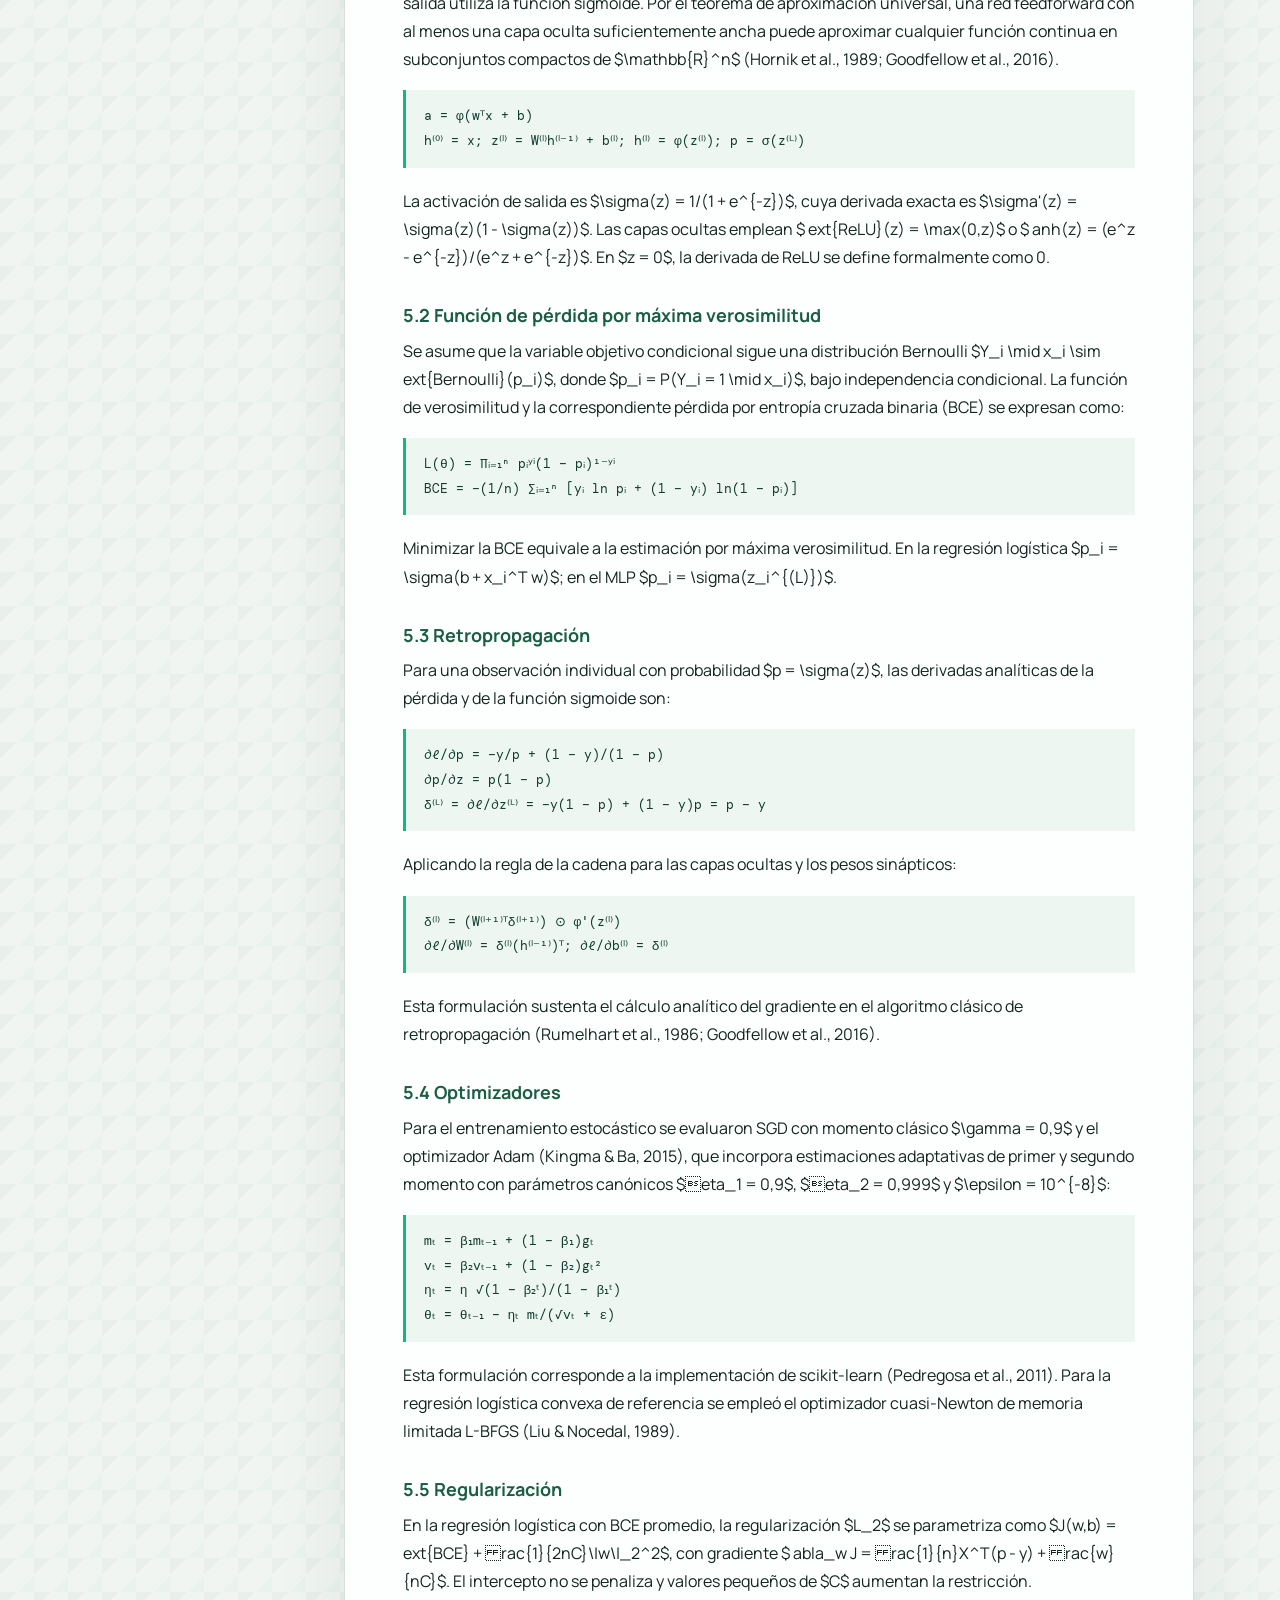
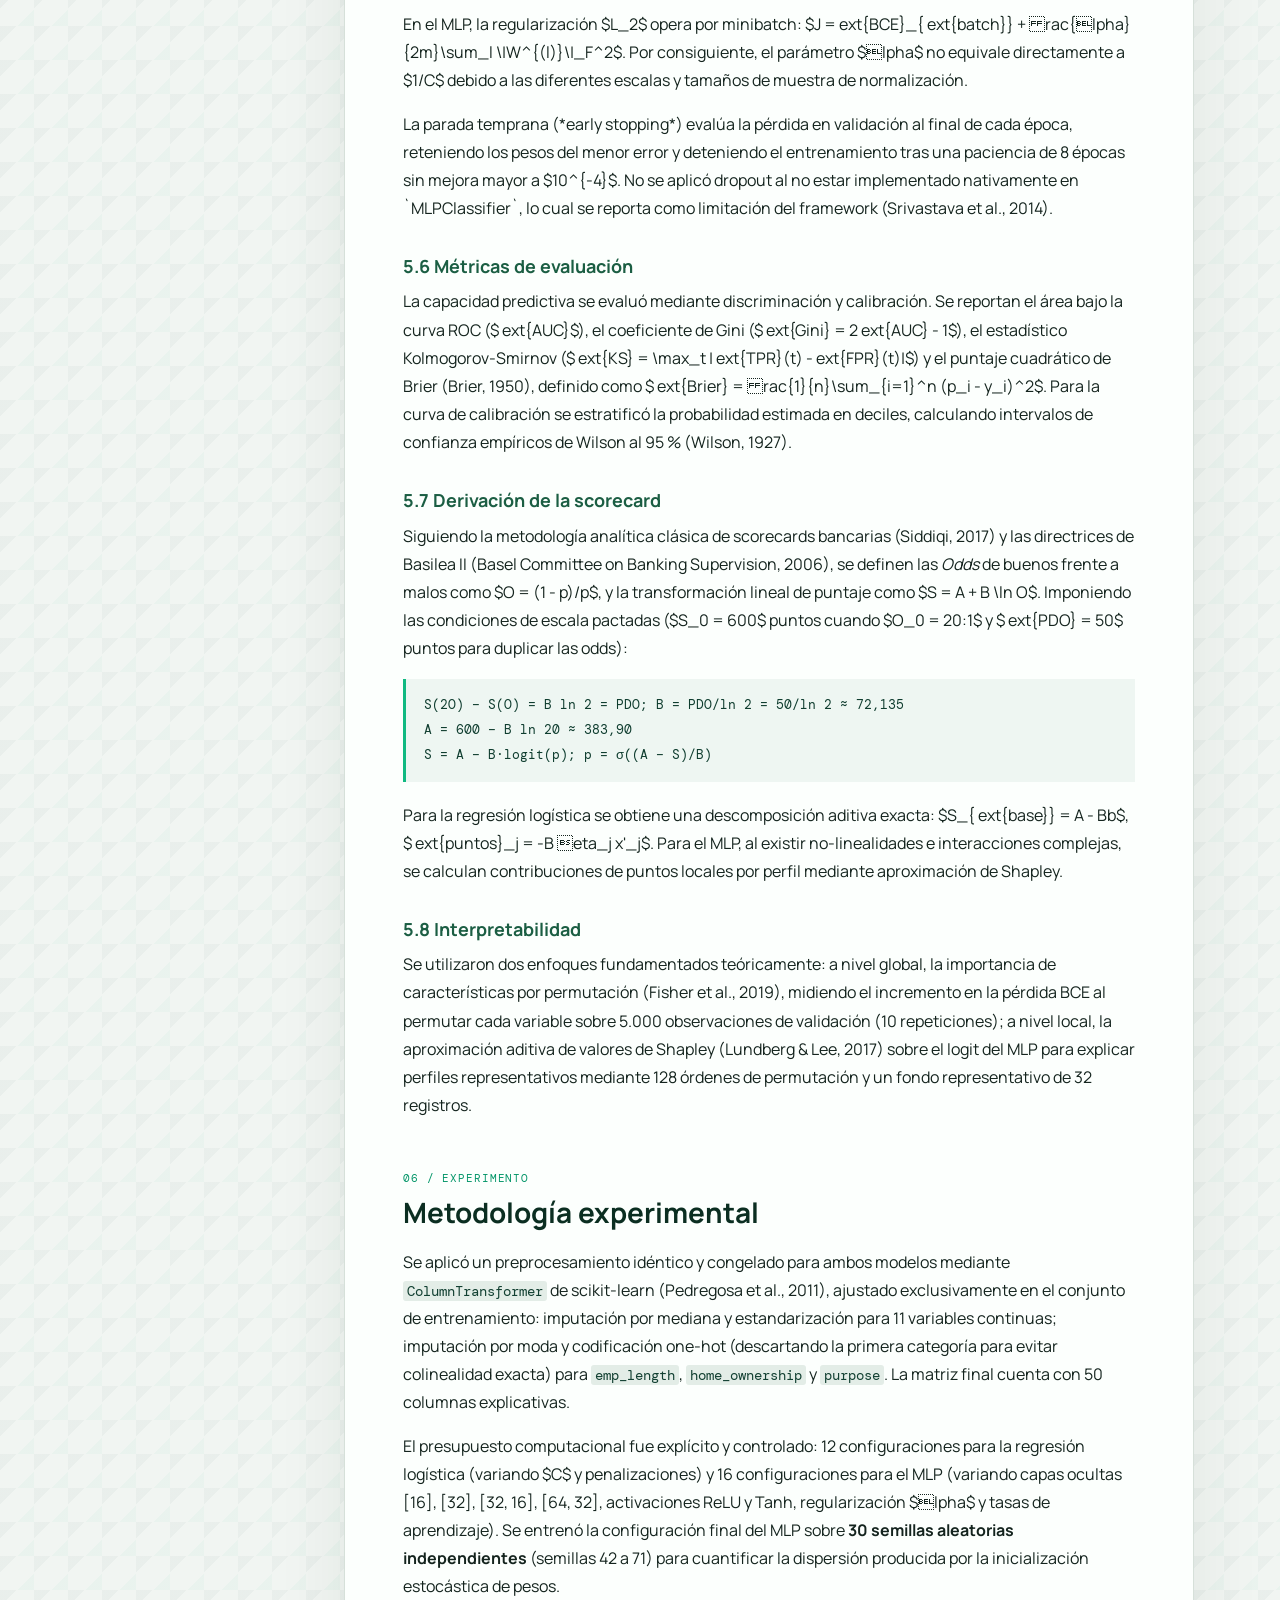
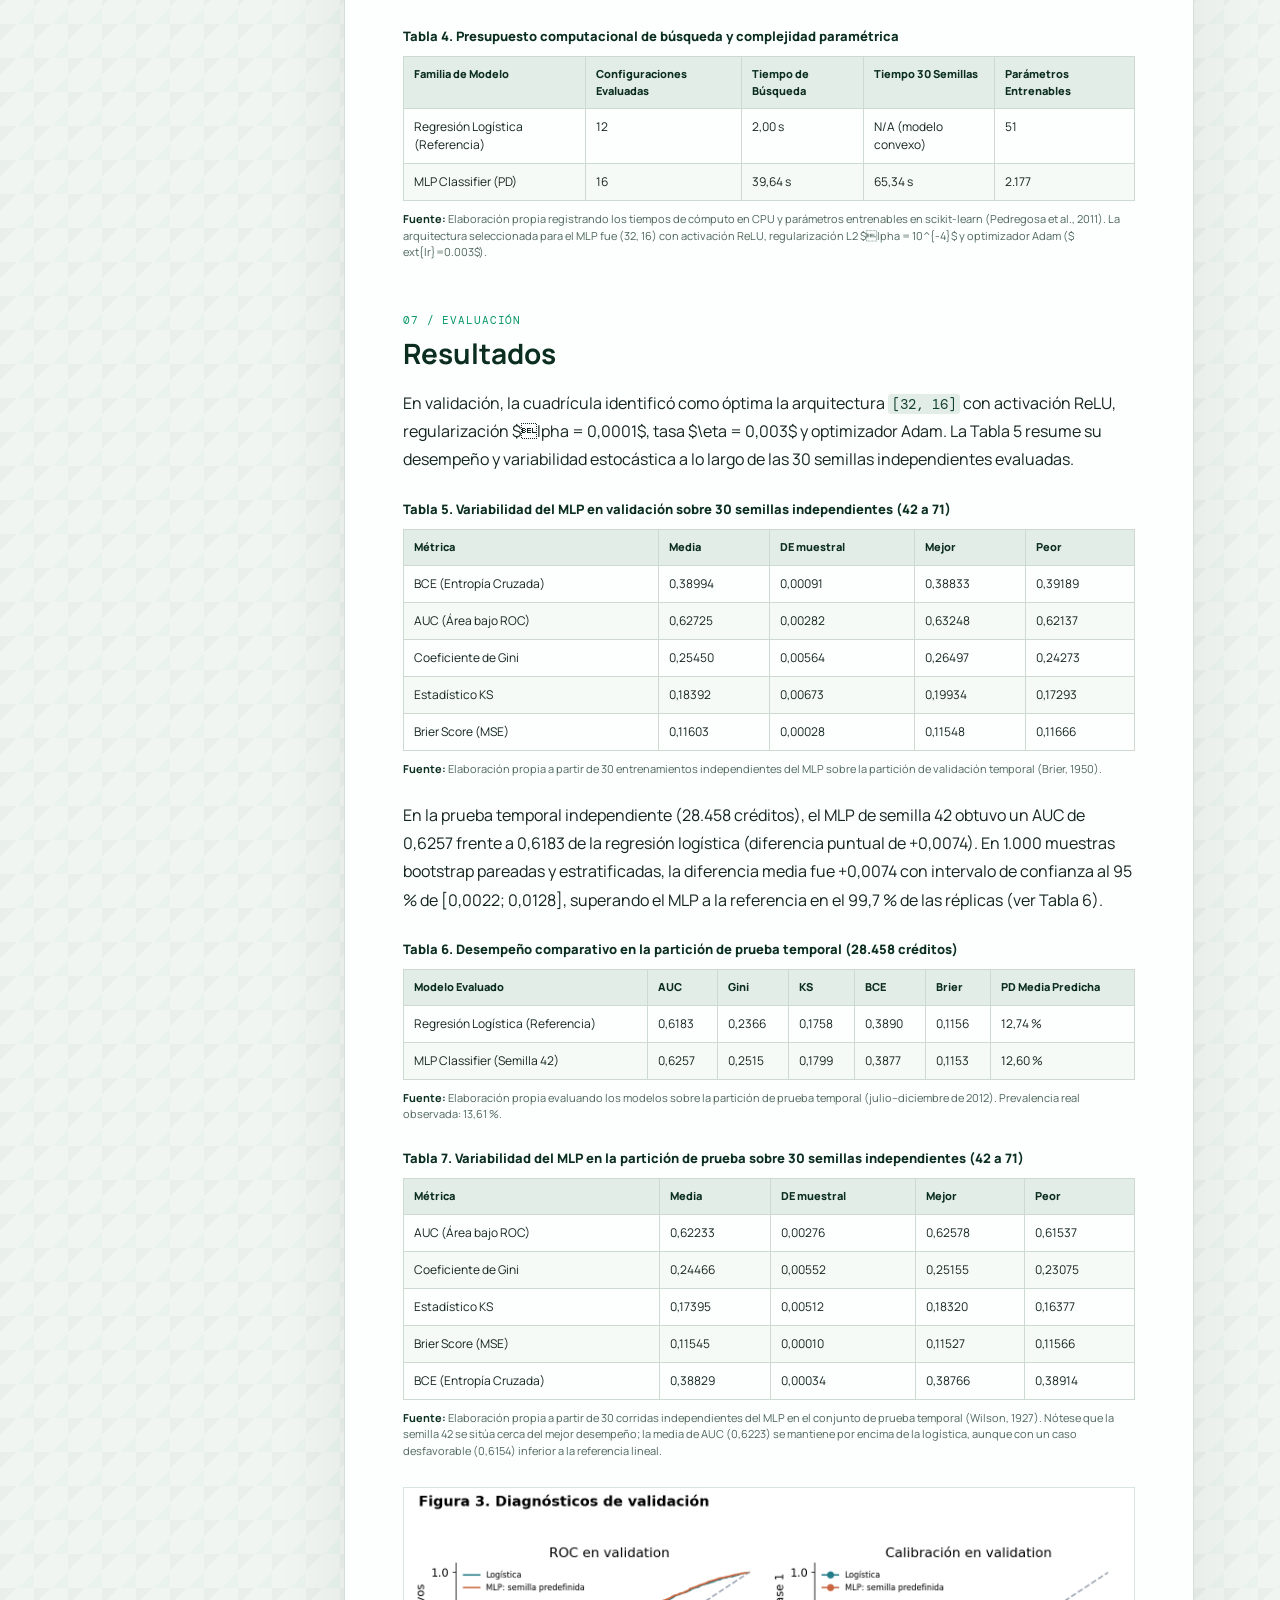
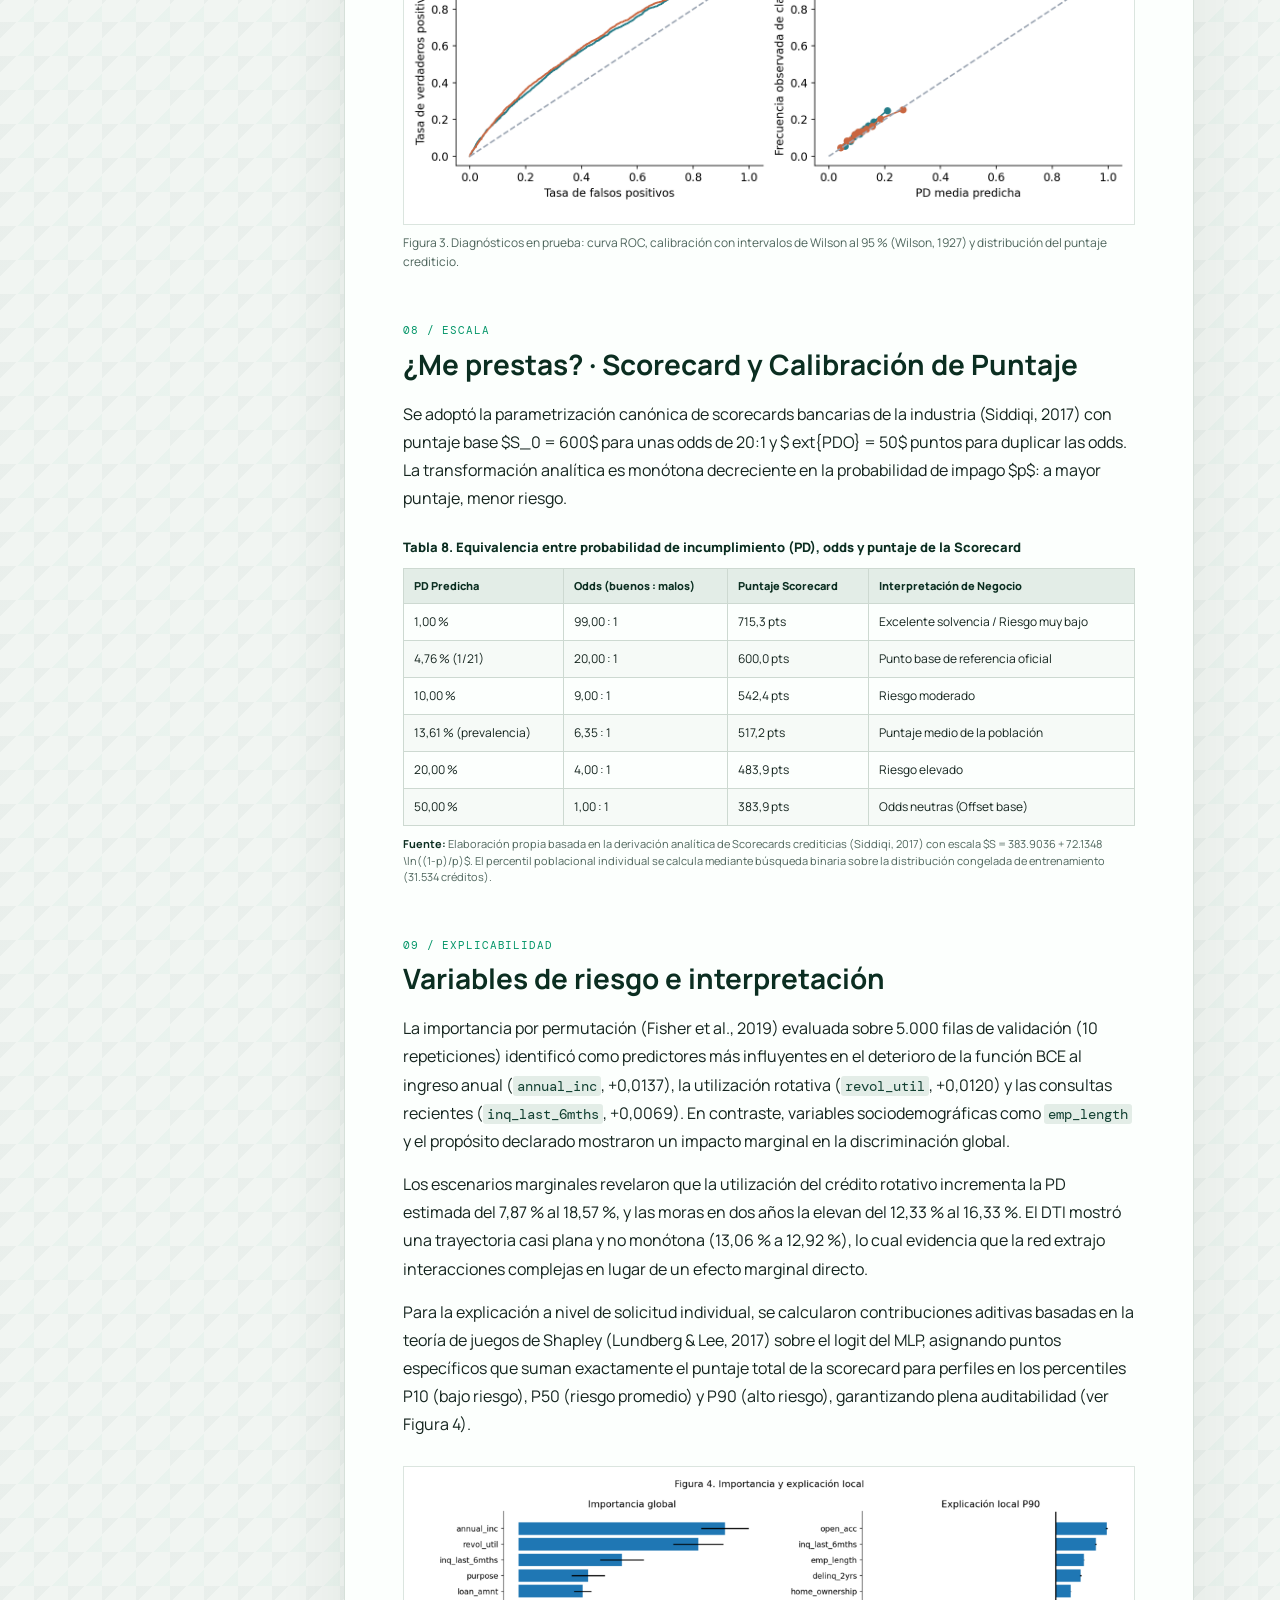
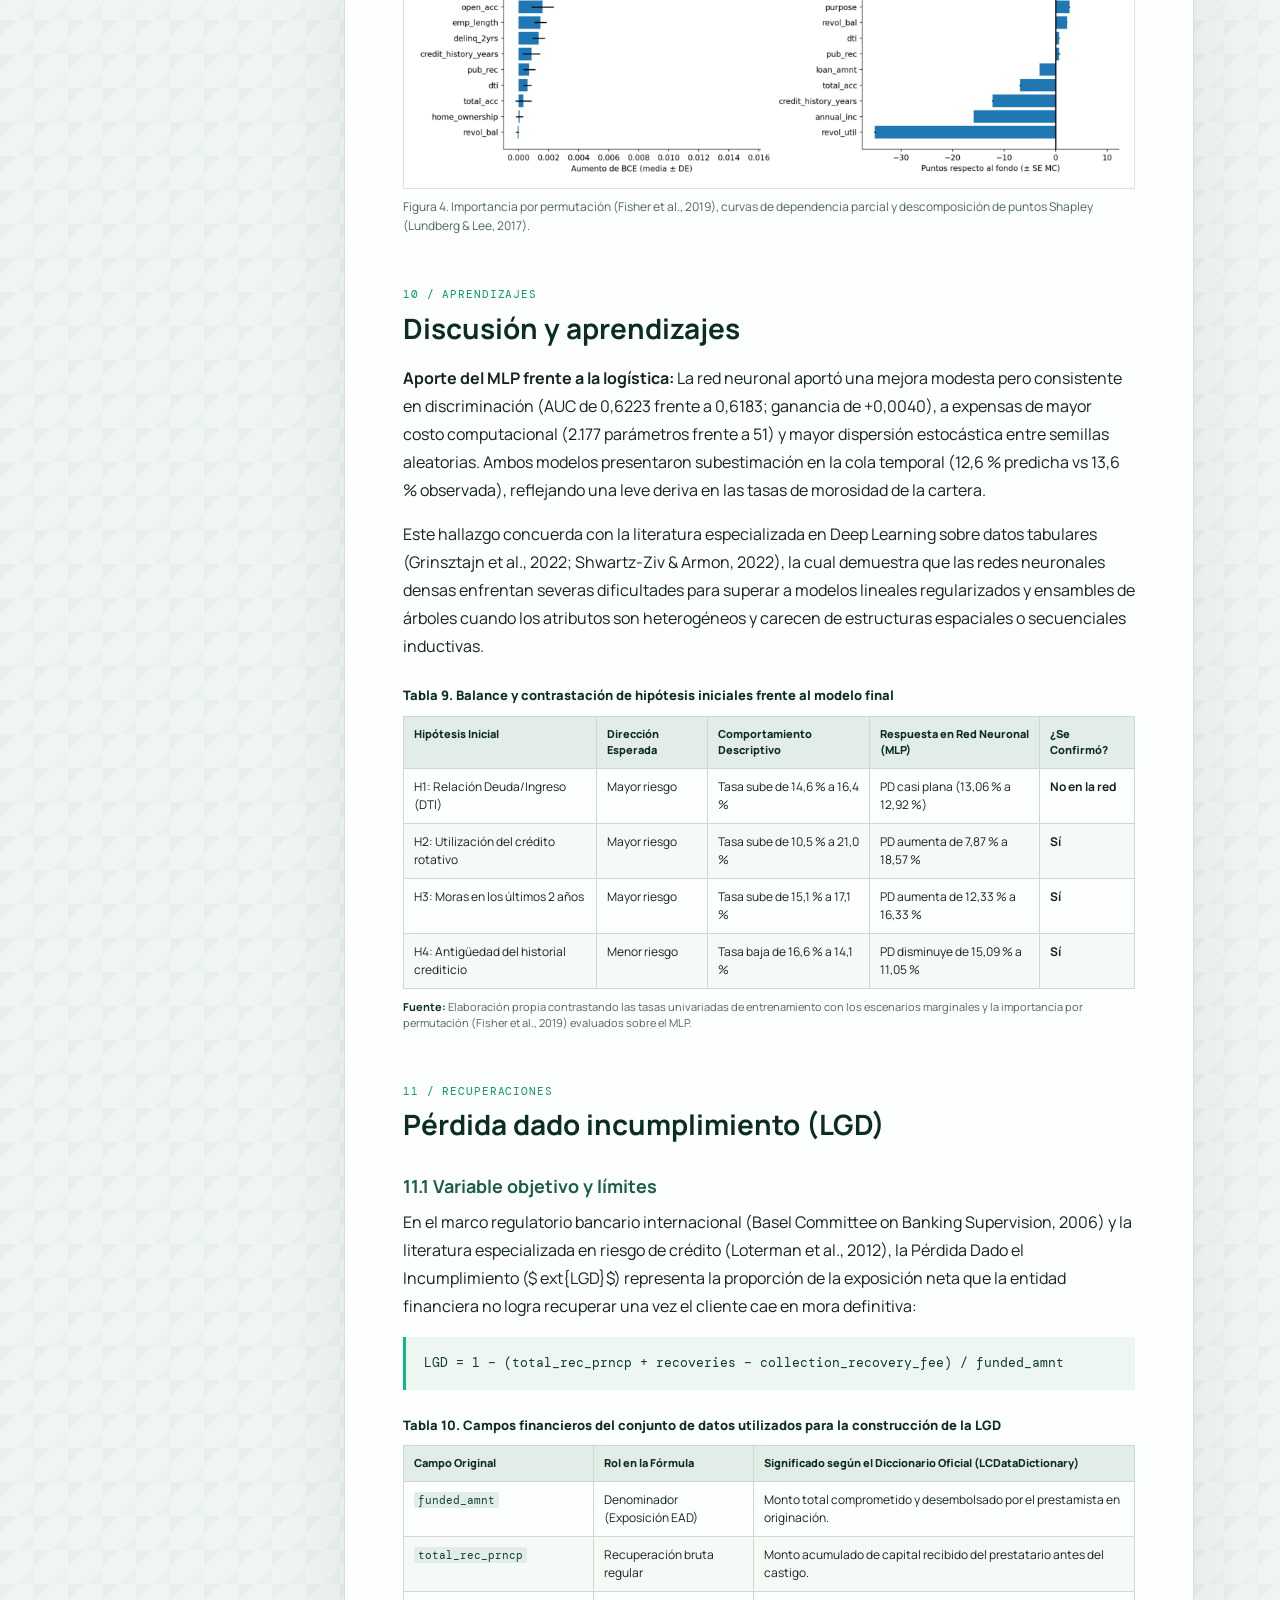
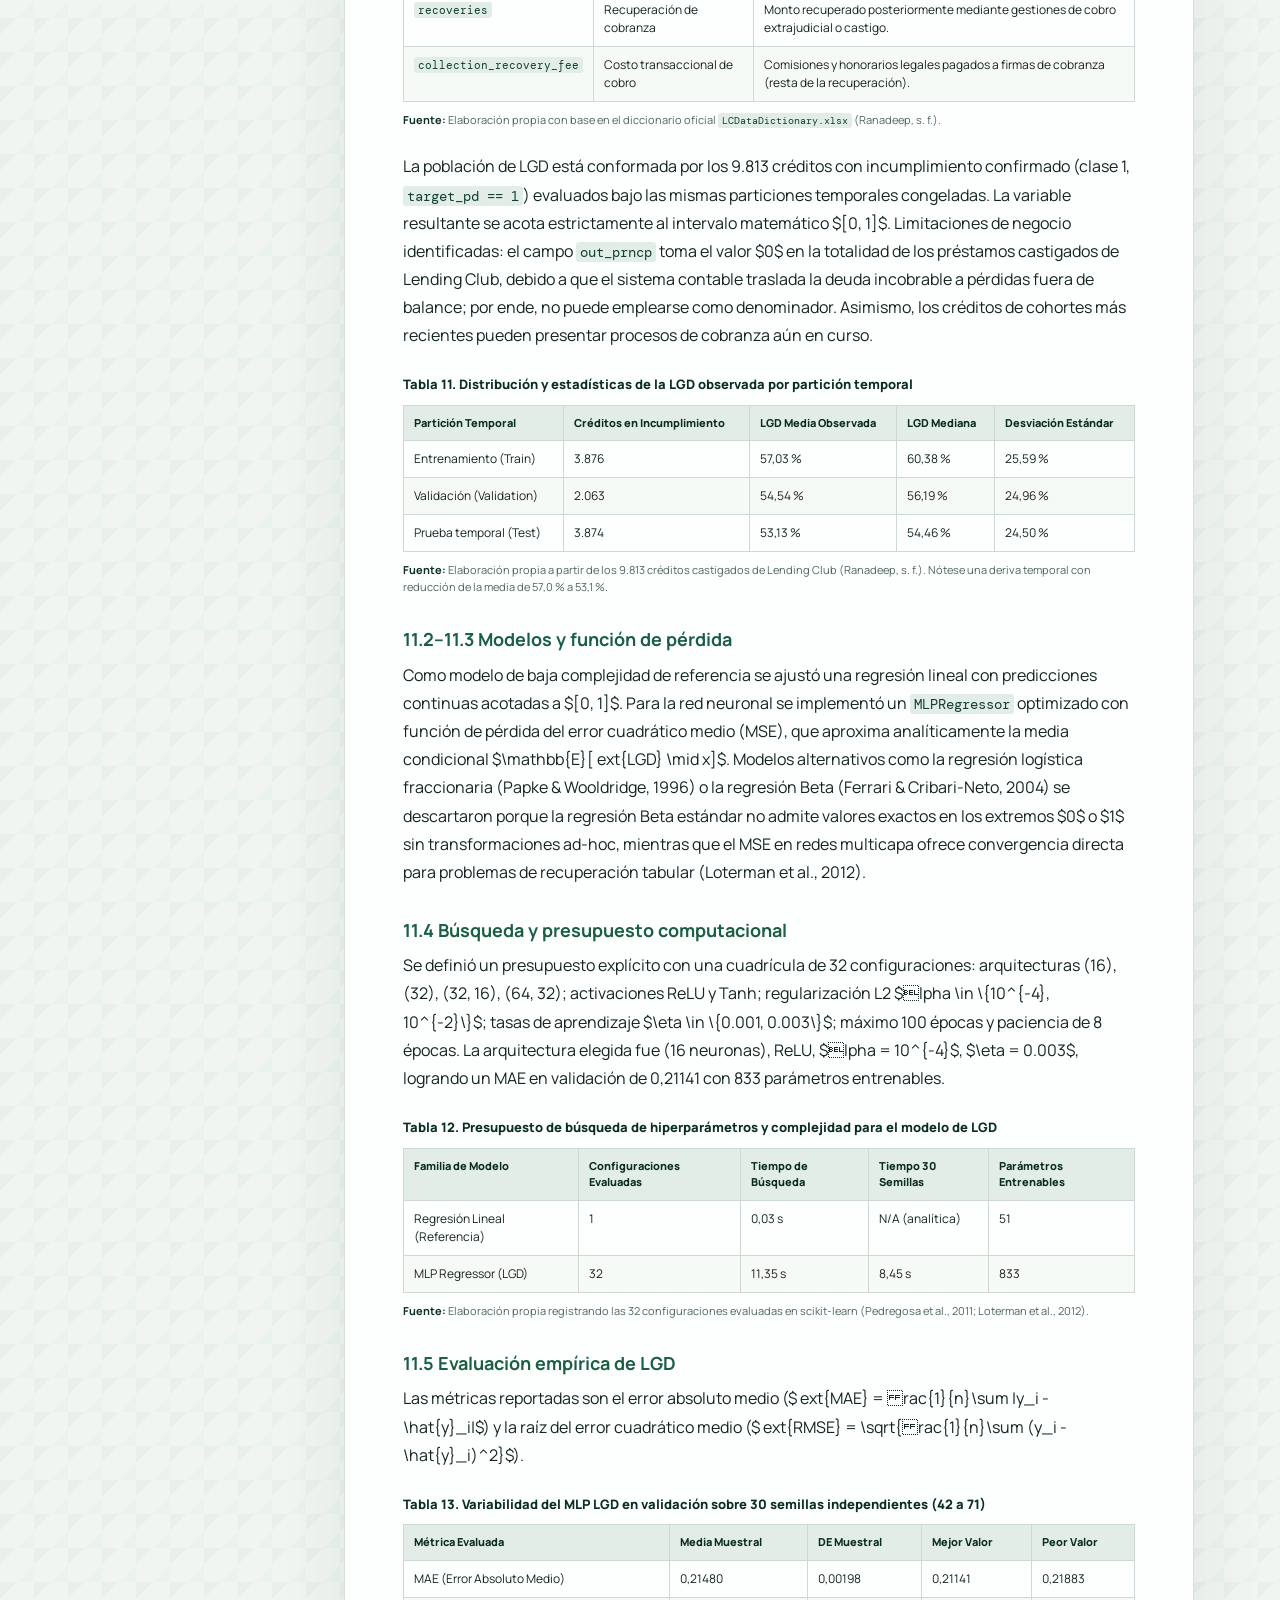
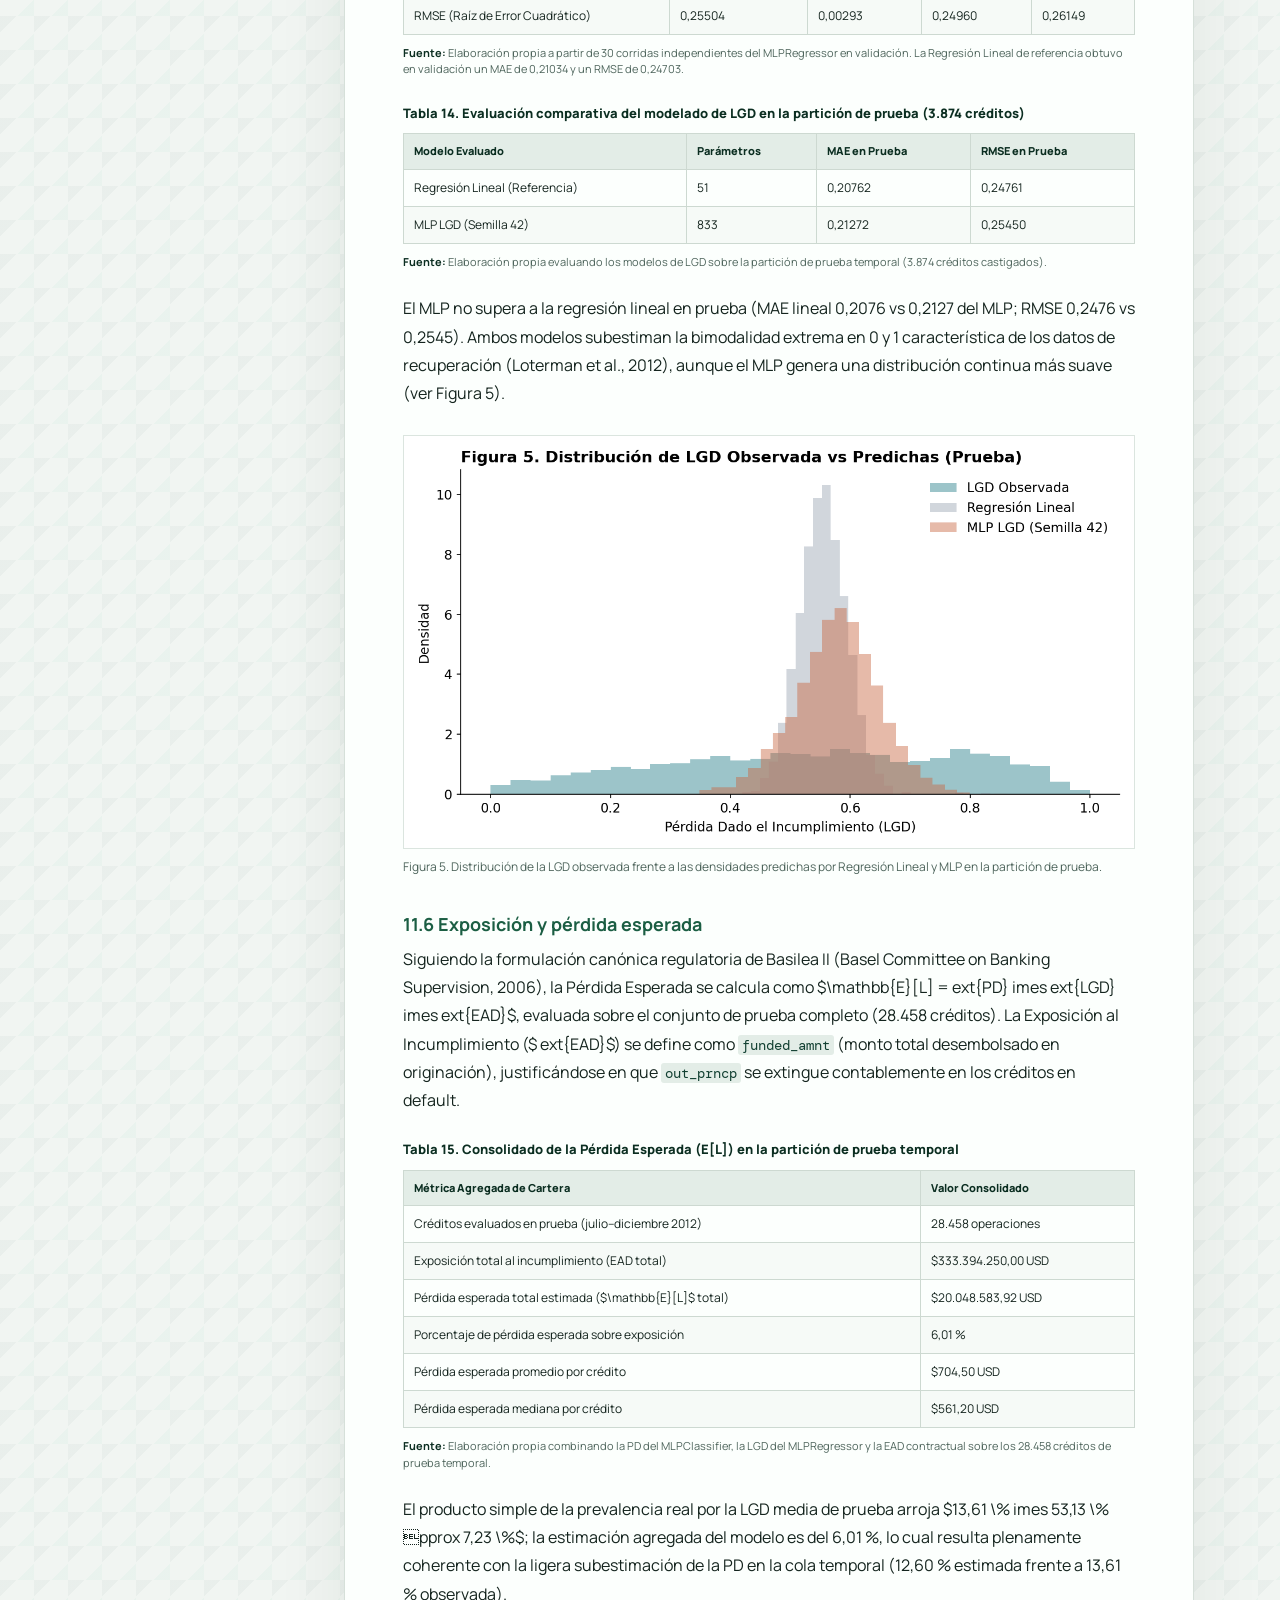
<file: docs/blog/reporte-redes-neuronales/index.html>
<!doctype html>
<html lang="es">
<head>
  <meta charset="utf-8">
  <meta http-equiv="refresh" content="0; url=../../">
  <link rel="canonical" href="../../">
  <title>Redireccionando al informe</title>
</head>
<body>
  <p>La entrada se trasladó al <a href="../../">informe técnico</a>.</p>
</body>
</html>
</file>
<file: docs/assets/blog.css>
@import url('https://fonts.googleapis.com/css2?family=DM+Mono:wght@400;500&family=Manrope:wght@400;500;600;700;800&display=swap');

:root {
  --ink: #14241e;
  --muted: #4e655c;
  --paper: #f1f5f2;
  --surface: #fcfffd;
  --line: #cdd9d1;
  --green: #1b5e43;
  --deep: #0b2e21;
  --emerald: #10b981;
  --emerald-dark: #059669;
  --emerald-light: #d1fae5;
  --emerald-accent: #0f766e;
  --mono: 'DM Mono', monospace;
  --sans: 'Manrope', 'Segoe UI', sans-serif;
}

* { box-sizing: border-box; }
html { scroll-behavior: smooth; }
body {
  min-width: 1180px;
  margin: 0;
  color: var(--ink);
  background: var(--paper);
  background-image: linear-gradient(135deg, rgba(27, 94, 67, .04) 25%, transparent 25%), linear-gradient(315deg, rgba(16, 185, 129, .03) 25%, transparent 25%);
  background-size: 34px 34px;
  font: 16px/1.76 var(--sans);
}
a { color: var(--green); text-underline-offset: .2em; }
a:hover { color: var(--emerald-dark); }
.masthead { height: 74px; border-bottom: 1px solid var(--line); background: rgba(255, 254, 249, .95); }
.masthead-inner { width: 1160px; height: 100%; margin: 0 auto; display: flex; align-items: center; justify-content: space-between; }
.brand { color: var(--deep); font-size: 13px; font-weight: 800; letter-spacing: .07em; text-decoration: none; }
.brand span { color: var(--emerald-dark); font: 11px var(--mono); font-weight: 600; }
.masthead nav { display: flex; gap: 30px; font-size: 13px; font-weight: 700; }
.masthead nav a { text-decoration: none; }
.page-layout { width: 1160px; margin: 54px auto 110px; display: grid; grid-template-columns: 220px 850px; gap: 64px; align-items: start; }
.contents { position: sticky; top: 28px; display: flex; flex-direction: column; border-top: 3px solid var(--green); padding-top: 14px; }
.contents-label, .section-label, .kicker { color: var(--emerald-dark); font: 11px/1.5 var(--mono); letter-spacing: .08em; }
.contents-label { margin: 0 0 13px; color: var(--muted); }
.contents > a:not(.download-link) { padding: 5px 0; border-bottom: 1px solid rgba(211, 213, 202, .65); color: var(--muted); font-size: 12px; line-height: 1.45; text-decoration: none; }
.contents > a:hover { color: var(--green); }
.download-link { margin-top: 17px; padding: 10px 12px; border: 1px solid var(--green); color: var(--green); font-size: 12px; font-weight: 800; text-align: center; text-decoration: none; }
.download-link:hover { background: var(--emerald-light); color: var(--deep); }
.article { width: 850px; background: var(--surface); padding: 0 58px 50px; border: 1px solid rgba(205, 217, 209, .8); box-shadow: 0 24px 70px rgba(11, 46, 33, .07); }
.article-heading { margin: 0 -58px 42px; padding: 53px 58px 39px; color: #f9f8ef; background: var(--deep); border-bottom: 5px solid var(--emerald); }
.article-heading .kicker { color: #6ee7b7; margin: 0 0 14px; }
h1, h2, h3 { font-family: var(--sans); }
.brand-title { width: 720px; margin: 0 0 6px; font-size: 46px; line-height: 1.12; font-weight: 800; color: #6ee7b7; letter-spacing: -0.02em; }
.sub-title { width: 720px; margin: 0 0 18px; font-size: 26px; line-height: 1.25; font-weight: 700; color: #ffffff; }
.article-heading h1:not(.brand-title) { width: 720px; margin: 0 0 17px; font-size: 39px; line-height: 1.15; font-weight: 800; }
.dek { width: 690px; margin: 0 0 24px; color: #d4dfd6; font-size: 17px; line-height: 1.65; }
.byline { width: 710px; padding-top: 15px; border-top: 1px solid rgba(255,255,255,.2); display: grid; gap: 7px; color: #c1d1c5; font-size: 11px; line-height: 1.55; }
.article-tools { display: flex; gap: 9px; margin-top: 22px; }
.button { display: inline-block; padding: 8px 12px; border: 1px solid #aac3b5; color: white; font-size: 11px; font-weight: 800; line-height: 1.4; text-decoration: none; border-radius: 4px; transition: all 0.15s ease; }
.button-dark { background: var(--emerald-dark); border-color: var(--emerald-dark); }
.button-dark:hover { background: var(--emerald); border-color: var(--emerald); }
.button-light { background: transparent; }
.button-light:hover { background: rgba(255,255,255,0.1); }
section { margin: 0 0 51px; scroll-margin-top: 30px; }
section .section-label { margin: 0 0 8px; }
section h2 { margin: 0 0 18px; font-size: 28px; line-height: 1.25; color: var(--deep); }
section h3 { margin: 32px 0 9px; font-size: 18px; line-height: 1.35; color: var(--green); }
section p { margin: 0 0 15px; }
.abstract { padding: 26px 28px 20px; margin: 0 -1px 48px; border-left: 4px solid var(--emerald-dark); background: #ecf7f1; }
.abstract .section-label { margin: 0 0 10px; }
.abstract p:last-child { margin-bottom: 0; }
figure { margin: 28px 0 35px; padding: 0; }
figure img { display: block; width: 100%; height: auto; border: 1px solid #dbe5df; background: white; }
figcaption { margin-top: 9px; color: var(--muted); font-size: 12px; line-height: 1.55; }
table { width: 100%; margin: 26px 0 10px; border-collapse: collapse; font-size: 12px; line-height: 1.5; }
caption { padding: 0 0 10px; color: var(--deep); font-size: 13px; font-weight: 800; text-align: left; }
th, td { padding: 9px 10px; border: 1px solid var(--line); text-align: left; vertical-align: top; }
th { background: #e3ede7; color: var(--deep); font-size: 11px; font-weight: 800; }
tbody tr:nth-child(even) { background: #f6faf7; }
.table-note { color: var(--muted); font-size: 11px; }
.table-source { margin-top: 6px; margin-bottom: 24px; color: var(--muted); font-size: 11px; line-height: 1.5; }
.table-source em { font-weight: 700; font-style: normal; color: var(--deep); }
.finding-card { margin: 22px 0 28px; padding: 22px 24px; border: 1px solid var(--line); background: #fcfffd; border-left: 4px solid var(--emerald); box-shadow: 0 2px 8px rgba(0,0,0,0.03); }
.finding-card h3 { margin: 0 0 10px; font-size: 16px; color: var(--deep); }
.finding-badge { display: inline-block; padding: 3px 8px; margin-bottom: 12px; background: #d1fae5; color: var(--deep); font: 11px/1.3 var(--mono); font-weight: 700; border-radius: 2px; letter-spacing: 0.04em; }
.finding-field { margin: 10px 0; font-size: 13.5px; line-height: 1.6; }
.finding-field strong { color: var(--deep); font-weight: 700; }
.finding-prompt { background: #eff6f2; padding: 8px 12px; border-left: 3px solid var(--muted); font-family: var(--mono); font-size: 12px; margin: 6px 0; color: #1e382f; }
.finding-response { background: #ecfdf5; padding: 8px 12px; border-left: 3px solid var(--emerald); font-size: 12.5px; margin: 6px 0; color: #064e3b; font-style: italic; }
.equation { margin: 17px 0 19px; padding: 14px 18px; border-left: 3px solid var(--emerald); background: #eef6f2; color: #0f3d2f; font: 13px/1.9 var(--mono); }
code { padding: 1px 4px; background: #e3ede7; color: #124032; font: .9em var(--mono); border-radius: 3px; }
ol, ul { padding-left: 23px; }
li { padding-left: 3px; margin-bottom: 8px; }
.findings { list-style: decimal; }
.references { padding-left: 23px; font-size: 12px; line-height: 1.65; }
.references li { padding-left: 4px; margin-bottom: 11px; }
.article-end { display: flex; justify-content: space-between; margin: 60px -58px 0; padding: 20px 58px 0; border-top: 1px solid var(--line); color: var(--muted); font-size: 11px; }
.article-end a { font-weight: 800; text-decoration: none; color: var(--emerald-dark); }
.article-end span { font-family: var(--mono); }

/* --- SECCIÓN MULTIMEDIA Y VIDEOS --- */
.video-feature-box {
  background: linear-gradient(135deg, #0b1319 0%, #15222b 100%);
  color: #f1f5f9;
  border-radius: 8px;
  padding: 24px;
  margin: 22px 0 30px;
  border: 1px solid #233543;
  box-shadow: 0 4px 16px rgba(0,0,0,0.1);
}
.video-feature-box h3 {
  color: #38bdf8;
  margin: 0 0 8px;
  font-size: 18px;
}
.video-feature-box p {
  color: #cbd5e1;
  font-size: 13.5px;
  line-height: 1.6;
  margin: 0 0 16px;
}
.video-responsive {
  position: relative;
  padding-bottom: 56.25%;
  height: 0;
  overflow: hidden;
  border-radius: 6px;
  background: #000;
  margin: 16px 0;
  box-shadow: 0 4px 12px rgba(0,0,0,0.25);
}
.video-responsive iframe {
  position: absolute;
  top: 0;
  left: 0;
  width: 100%;
  height: 100%;
  border: 0;
}
.video-grid {
  display: grid;
  grid-template-columns: repeat(auto-fit, minmax(250px, 1fr));
  gap: 16px;
  margin: 20px 0 28px;
}
.video-card {
  background: #ffffff;
  border: 1px solid var(--line);
  border-radius: 8px;
  padding: 18px 20px;
  display: flex;
  flex-direction: column;
  justify-content: space-between;
  box-shadow: 0 2px 6px rgba(0,0,0,0.03);
  transition: transform 0.2s ease, box-shadow 0.2s ease, border-color 0.2s ease;
}
.video-card:hover {
  transform: translateY(-3px);
  box-shadow: 0 8px 18px rgba(0,0,0,0.08);
  border-color: var(--emerald);
}
.video-card-header {
  display: flex;
  align-items: center;
  justify-content: space-between;
  margin-bottom: 8px;
}
.video-card-badge {
  font-family: var(--mono);
  font-size: 10px;
  font-weight: 700;
  color: var(--emerald-dark);
  background: #e8f5e9;
  padding: 2px 8px;
  border-radius: 12px;
}
.video-card-name {
  font-size: 15px;
  font-weight: 800;
  color: var(--deep);
  margin: 0 0 6px;
}
.video-card-desc {
  font-size: 12.5px;
  color: var(--muted);
  line-height: 1.5;
  margin: 0 0 16px;
  flex-grow: 1;
}
.video-card-btn {
  display: inline-flex;
  align-items: center;
  justify-content: center;
  gap: 6px;
  padding: 8px 12px;
  background: #dc2626;
  color: #ffffff !important;
  font-size: 11px;
  font-weight: 700;
  border-radius: 4px;
  text-decoration: none !important;
  transition: background 0.15s ease;
}
.video-card-btn:hover {
  background: #b91c1c;
}
.video-card-btn svg {
  width: 13px;
  height: 13px;
  fill: currentColor;
}
</file>
